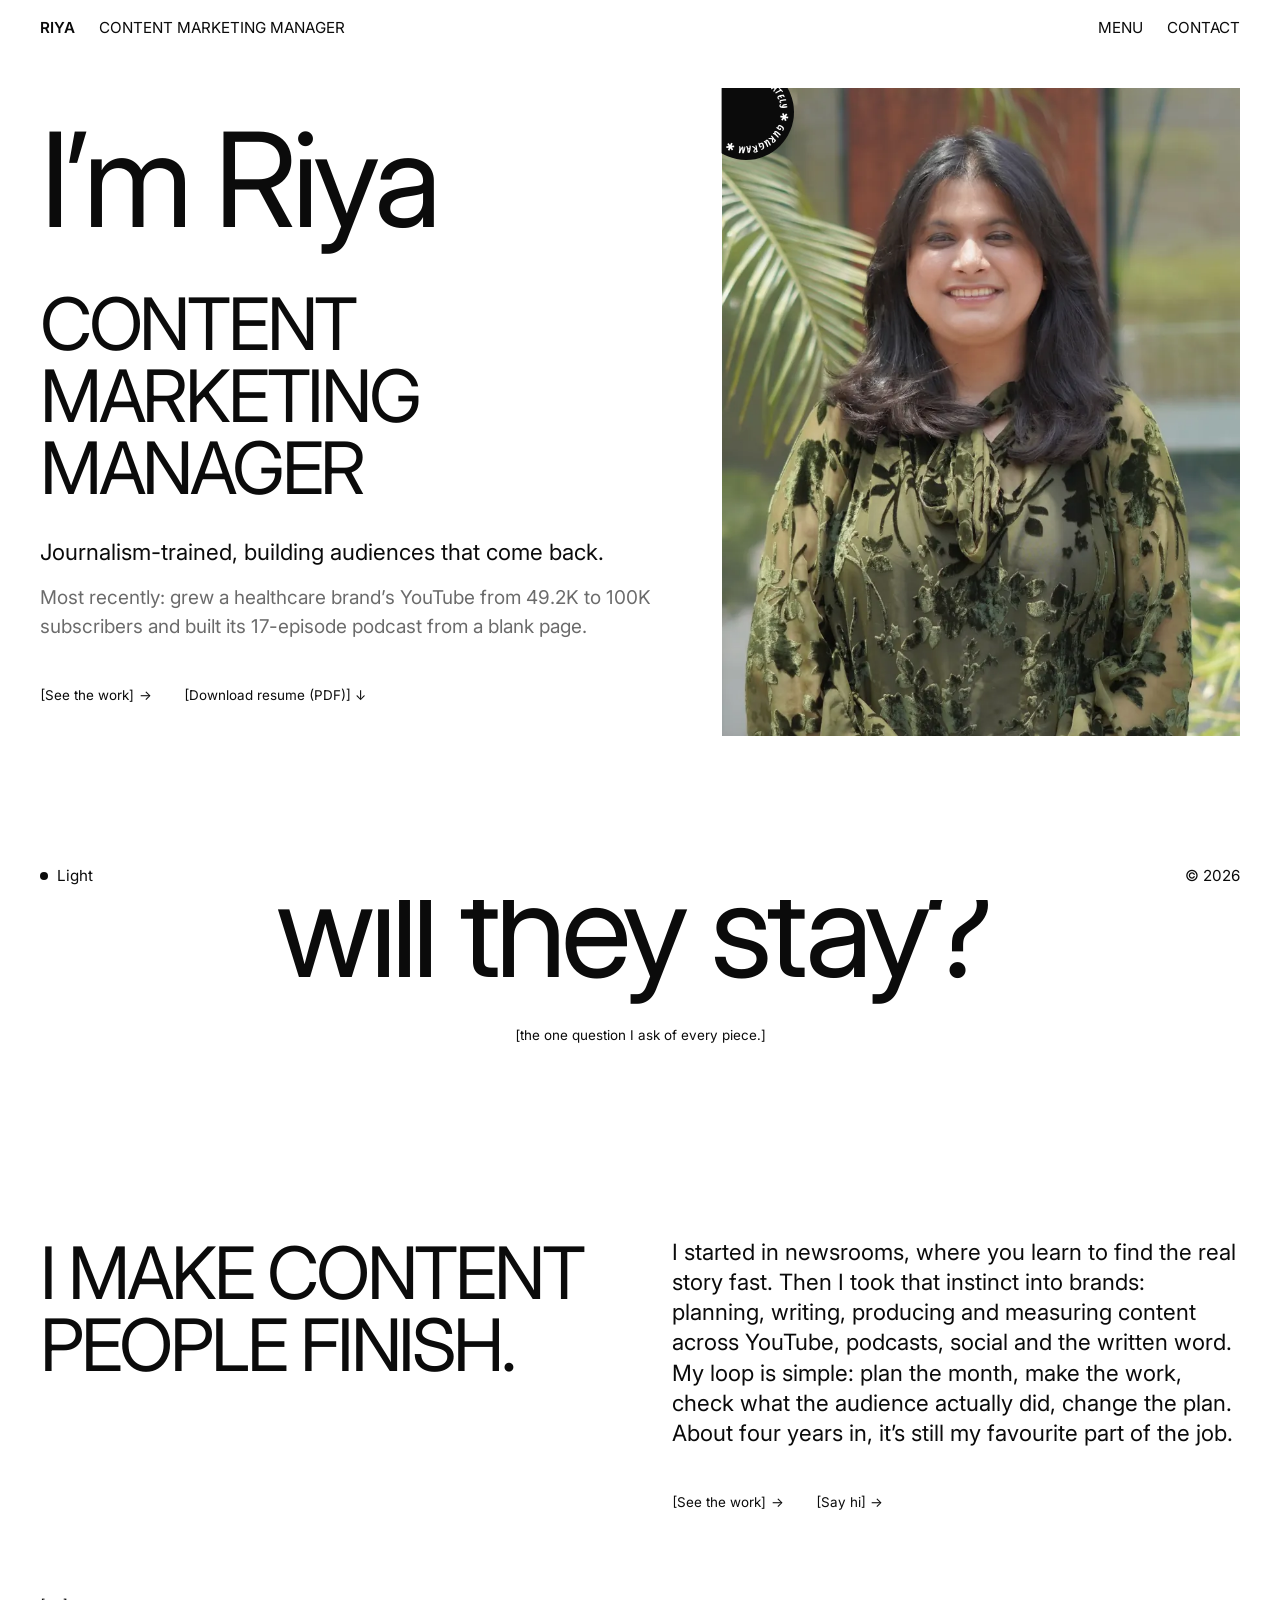
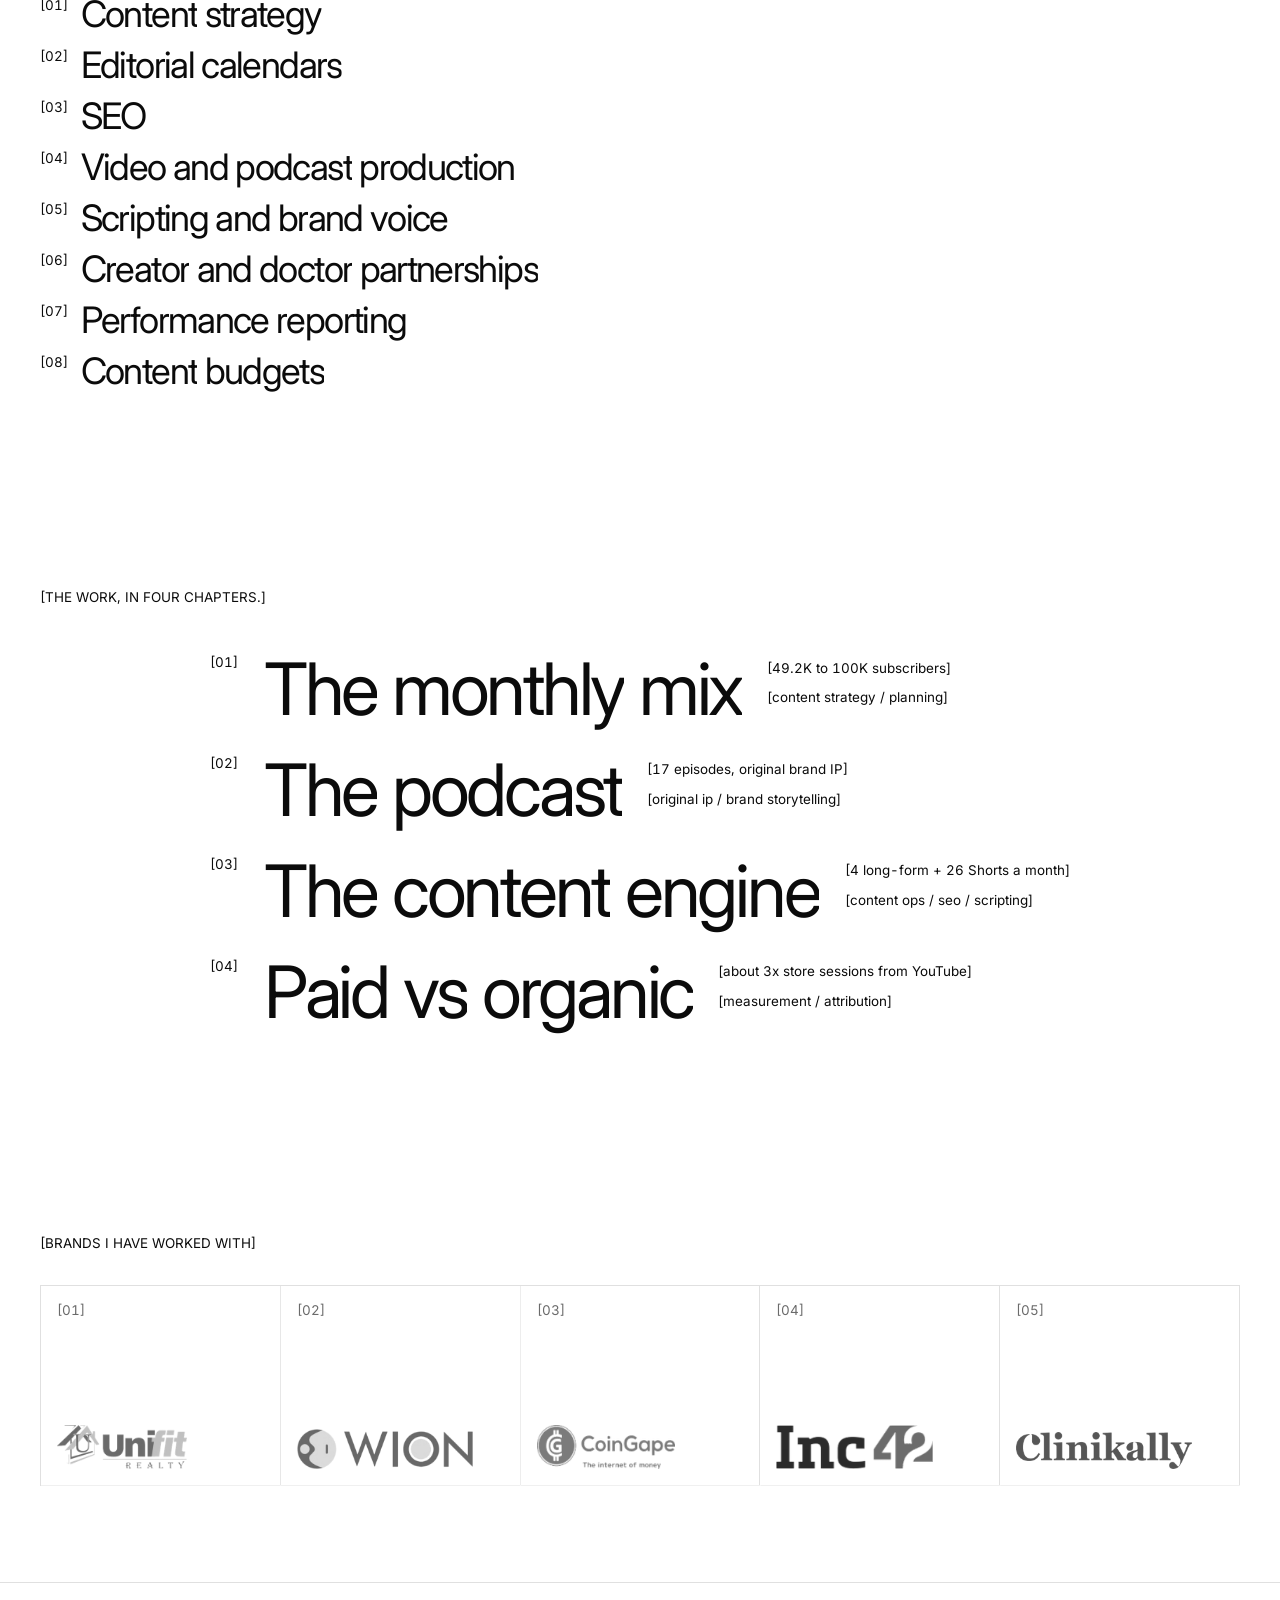
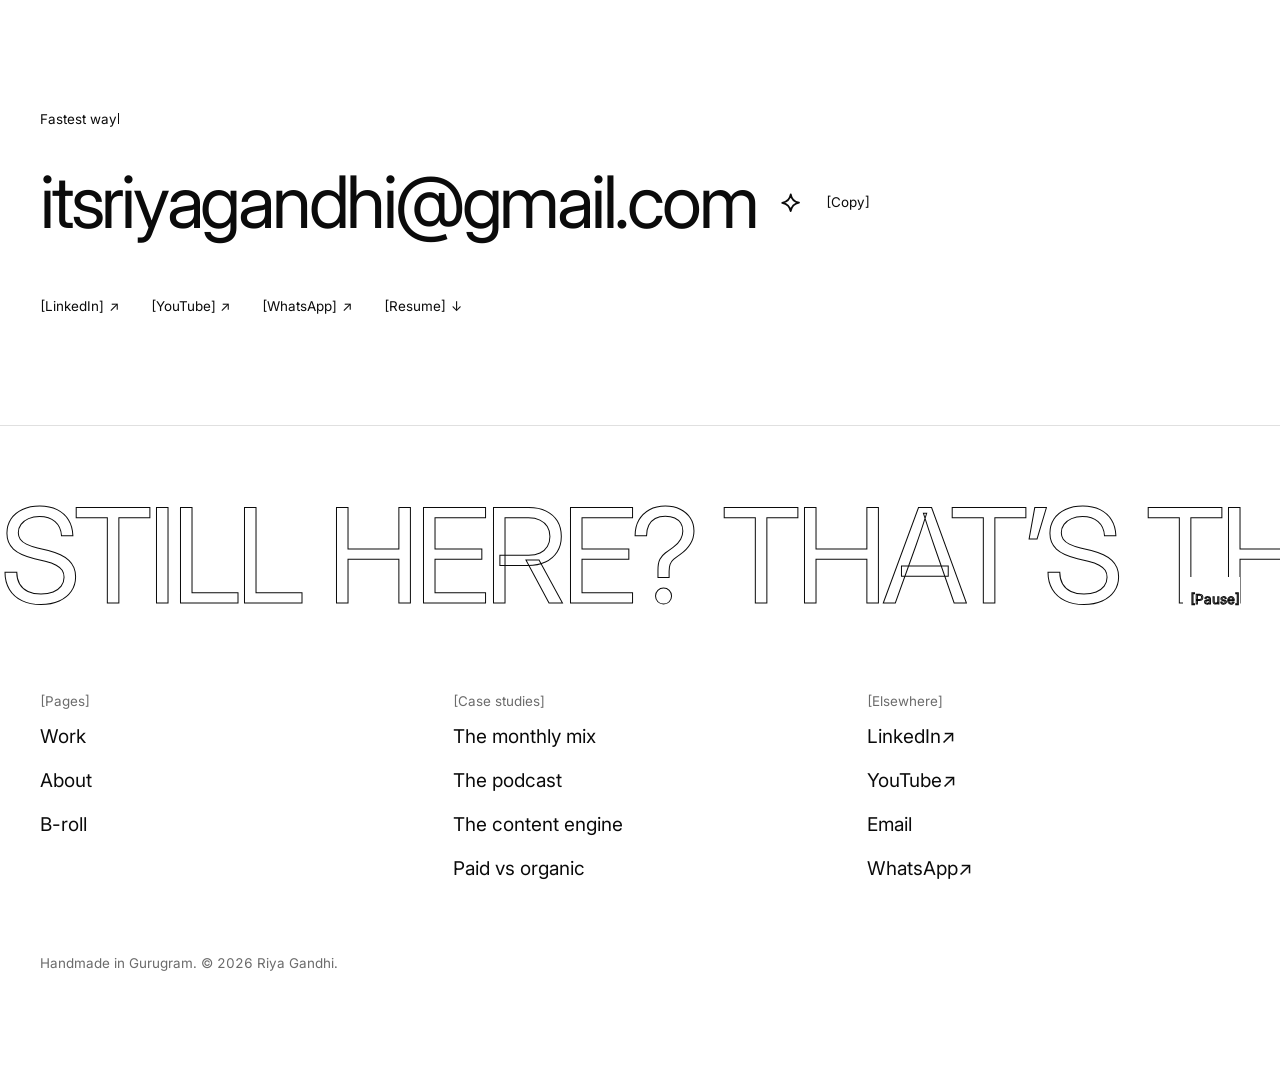
<file: index.html>
<!DOCTYPE html>
<html lang="en-IN" data-mood="light" class="" style="">
<head>
<meta charset="utf-8">
<meta name="viewport" content="width=device-width, initial-scale=1">
<title>Riya Gandhi | Content Marketing Manager</title>
<meta name="description" content="Riya Gandhi is a content marketing manager in Gurugram. Journalism-trained, she runs content strategy, SEO, video and podcasts audiences come back to.">
<meta name="theme-color" content="#FFFFFF">
<meta property="og:type" content="website">
<meta property="og:title" content="Riya Gandhi | Content Marketing Manager">
<meta property="og:description" content="Riya Gandhi is a content marketing manager in Gurugram. Journalism-trained, she runs content strategy, SEO, video and podcasts audiences come back to.">
<meta property="og:image" content="assets/og-image.jpg">
<meta property="og:image:width" content="1200">
<meta property="og:image:height" content="630">
<meta property="og:locale" content="en_IN">
<meta name="twitter:card" content="summary_large_image">
<meta name="twitter:title" content="Riya Gandhi | Content Marketing Manager">
<meta name="twitter:description" content="Riya Gandhi is a content marketing manager in Gurugram. Journalism-trained, she runs content strategy, SEO, video and podcasts audiences come back to.">
<meta name="twitter:image" content="assets/og-image.jpg">
<link rel="icon" href="assets/favicon.svg" type="image/svg+xml">
<script>(function(){var h=document.documentElement;h.classList.add('js');try{var m=localStorage.getItem('mood');if(m==='dark'||m==='paper'||m==='light'){h.setAttribute('data-mood',m)}}catch(e){}})()</script>
<link rel="preconnect" href="https://fonts.googleapis.com">
<link rel="preconnect" href="https://fonts.gstatic.com" crossorigin>
<link rel="stylesheet" href="https://fonts.googleapis.com/css2?family=Caveat+Brush&family=Inter:wght@400..700&display=swap">
<link rel="stylesheet" href="assets/css/styles.css">
<script type="application/ld+json">{"@context": "https://schema.org", "@type": "Person", "name": "Riya Gandhi", "jobTitle": "Content Marketing Manager", "address": {"@type": "PostalAddress", "addressLocality": "Gurugram", "addressCountry": "India"}, "alumniOf": [{"@type": "CollegeOrUniversity", "name": "Asian College of Journalism"}, {"@type": "CollegeOrUniversity", "name": "The NorthCap University"}], "sameAs": ["https://www.linkedin.com/in/itsriyagandhi", "https://www.youtube.com/@itsRiyaGandhi"], "email": "mailto:itsriyagandhi@gmail.com", "image": "assets/og-image.jpg"}</script>
</head>
<body>
<a class="skip" href="#main">Skip to content</a>
<header class="hdr">
  <div class="hdr__l">
    <a class="hdr__name" href="index.html">RIYA</a>
    <button class="hdr__role" type="button" aria-haspopup="dialog" aria-controls="about-panel" aria-expanded="false" aria-label="ABOUT ME"><span class="swap" aria-hidden="true"><span class="swap__a"><span class="l" style="--k:0">C</span><span class="l" style="--k:1">O</span><span class="l" style="--k:2">N</span><span class="l" style="--k:3">T</span><span class="l" style="--k:4">E</span><span class="l" style="--k:5">N</span><span class="l" style="--k:6">T</span><span class="l" style="--k:7">&nbsp;</span><span class="l" style="--k:8">M</span><span class="l" style="--k:9">A</span><span class="l" style="--k:10">R</span><span class="l" style="--k:11">K</span><span class="l" style="--k:12">E</span><span class="l" style="--k:13">T</span><span class="l" style="--k:14">I</span><span class="l" style="--k:15">N</span><span class="l" style="--k:16">G</span><span class="l" style="--k:17">&nbsp;</span><span class="l" style="--k:18">M</span><span class="l" style="--k:19">A</span><span class="l" style="--k:20">N</span><span class="l" style="--k:21">A</span><span class="l" style="--k:22">G</span><span class="l" style="--k:23">E</span><span class="l" style="--k:24">R</span></span><span class="swap__b"><span class="l" style="--k:0">A</span><span class="l" style="--k:1">B</span><span class="l" style="--k:2">O</span><span class="l" style="--k:3">U</span><span class="l" style="--k:4">T</span><span class="l" style="--k:5">&nbsp;</span><span class="l" style="--k:6">M</span><span class="l" style="--k:7">E</span></span></span></button>
  </div>
  <nav class="hdr__r" aria-label="MENU">
    <button class="hdr__menu" type="button" aria-haspopup="dialog" aria-controls="menu" aria-expanded="false">MENU</button>
    <a href="#say-hi">CONTACT</a>
  </nav>
</header>

<main id="main" tabindex="-1">
<section class="hero wrap" aria-labelledby="h1"><h1 id="h1" class="vh">Hello, I’m Riya Gandhi. Content marketing manager.</h1><div class="hero__txt"><p class="hero__name big row" aria-hidden="true" data-reveal><span class="roll"><span class="w"><span class="l" style="--k:0">I</span><span class="l" style="--k:1">’</span><span class="l" style="--k:2">m</span></span> <span class="w"><span class="l" style="--k:4">R</span><span class="l" style="--k:5">i</span><span class="l" style="--k:6">y</span><span class="l" style="--k:7">a</span></span></span></p><p class="hero__role big" aria-hidden="true" data-reveal style="--d:40ms">CONTENT MARKETING MANAGER</p><p class="hero__sub lead" data-reveal style="--d:80ms">Journalism-trained, building audiences that come back.</p><p class="hero__proof muted" data-reveal style="--d:120ms">Most recently: grew a healthcare brand’s YouTube from 49.2K to 100K subscribers and built its 17-episode podcast from a blank page.</p><div class="hero__btns tag" data-reveal style="--d:160ms"><a class="btag " href="work.html">[See the work] <span aria-hidden="true">→</span></a><a class="btag " href="assets/Riya_Gandhi_Resume.pdf" download>[Download resume (PDF)] <span aria-hidden="true">↓</span></a></div></div><div class="hero__pic pic" data-reveal><img class="" src="assets/img/hero-800.webp" srcset="assets/img/hero-800.webp 800w, assets/img/hero-1600.webp 1600w" sizes="(min-width: 1024px) 40vw, 86vw" width="800" height="1000" alt="Riya Gandhi smiling in a dark green floral velvet blouse, outdoors in front of palm leaves." decoding="async" fetchpriority="high"><div class="badge" aria-hidden="true"><svg viewBox="0 0 100 100"><circle cx="50" cy="50" r="50"/><defs><path id="bp" d="M50 50m-36 0a36 36 0 1 1 72 0a36 36 0 1 1-72 0"/></defs><text><textPath href="#bp">AVAILABLE IMMEDIATELY ✱ GURUGRAM ✱</textPath></text></svg></div></div></section><section class="pull wrap"><p class="mega big"><span class="type" data-type>will they stay?</span></p><span class="tag">[the one question I ask of every piece.]</span></section><section class="sec wrap"><div class="two"><h2 class="rowsize big" data-reveal>I MAKE CONTENT PEOPLE FINISH.</h2><div><p class="lead" data-reveal>I started in newsrooms, where you learn to find the real story fast. Then I took that instinct into brands: planning, writing, producing and measuring content across YouTube, podcasts, social and the written word. My loop is simple: plan the month, make the work, check what the audience actually did, change the plan. About four years in, it’s still my favourite part of the job.</p><div class="links tag"><a class="btag " href="work.html">[See the work] <span aria-hidden="true">→</span></a><a class="btag " href="#say-hi">[Say hi] <span aria-hidden="true">→</span></a></div></div></div><div class="index index--left" style="margin-top:var(--s8)"><div class="row row--s" data-reveal style="--d:0ms"><span class="vh">Content strategy</span><span class="row__n tag" aria-hidden="true">[01]</span><span class="row__name"><span class="roll" aria-hidden="true"><span class="w"><span class="l" style="--k:0">C</span><span class="l" style="--k:1">o</span><span class="l" style="--k:2">n</span><span class="l" style="--k:3">t</span><span class="l" style="--k:4">e</span><span class="l" style="--k:5">n</span><span class="l" style="--k:6">t</span></span> <span class="w"><span class="l" style="--k:8">s</span><span class="l" style="--k:9">t</span><span class="l" style="--k:10">r</span><span class="l" style="--k:11">a</span><span class="l" style="--k:12">t</span><span class="l" style="--k:13">e</span><span class="l" style="--k:14">g</span><span class="l" style="--k:15">y</span></span></span></span></div><div class="row row--s" data-reveal style="--d:40ms"><span class="vh">Editorial calendars</span><span class="row__n tag" aria-hidden="true">[02]</span><span class="row__name"><span class="roll" aria-hidden="true"><span class="w"><span class="l" style="--k:0">E</span><span class="l" style="--k:1">d</span><span class="l" style="--k:2">i</span><span class="l" style="--k:3">t</span><span class="l" style="--k:4">o</span><span class="l" style="--k:5">r</span><span class="l" style="--k:6">i</span><span class="l" style="--k:7">a</span><span class="l" style="--k:8">l</span></span> <span class="w"><span class="l" style="--k:10">c</span><span class="l" style="--k:11">a</span><span class="l" style="--k:12">l</span><span class="l" style="--k:13">e</span><span class="l" style="--k:14">n</span><span class="l" style="--k:15">d</span><span class="l" style="--k:16">a</span><span class="l" style="--k:17">r</span><span class="l" style="--k:18">s</span></span></span></span></div><div class="row row--s" data-reveal style="--d:80ms"><span class="vh">SEO</span><span class="row__n tag" aria-hidden="true">[03]</span><span class="row__name"><span class="roll" aria-hidden="true"><span class="w"><span class="l" style="--k:0">S</span><span class="l" style="--k:1">E</span><span class="l" style="--k:2">O</span></span></span></span></div><div class="row row--s" data-reveal style="--d:120ms"><span class="vh">Video and podcast production</span><span class="row__n tag" aria-hidden="true">[04]</span><span class="row__name"><span class="roll" aria-hidden="true"><span class="w"><span class="l" style="--k:0">V</span><span class="l" style="--k:1">i</span><span class="l" style="--k:2">d</span><span class="l" style="--k:3">e</span><span class="l" style="--k:4">o</span></span> <span class="w"><span class="l" style="--k:6">a</span><span class="l" style="--k:7">n</span><span class="l" style="--k:8">d</span></span> <span class="w"><span class="l" style="--k:10">p</span><span class="l" style="--k:11">o</span><span class="l" style="--k:12">d</span><span class="l" style="--k:13">c</span><span class="l" style="--k:14">a</span><span class="l" style="--k:15">s</span><span class="l" style="--k:16">t</span></span> <span class="w"><span class="l" style="--k:18">p</span><span class="l" style="--k:19">r</span><span class="l" style="--k:20">o</span><span class="l" style="--k:21">d</span><span class="l" style="--k:22">u</span><span class="l" style="--k:23">c</span><span class="l" style="--k:24">t</span><span class="l" style="--k:25">i</span><span class="l" style="--k:26">o</span><span class="l" style="--k:27">n</span></span></span></span></div><div class="row row--s" data-reveal style="--d:160ms"><span class="vh">Scripting and brand voice</span><span class="row__n tag" aria-hidden="true">[05]</span><span class="row__name"><span class="roll" aria-hidden="true"><span class="w"><span class="l" style="--k:0">S</span><span class="l" style="--k:1">c</span><span class="l" style="--k:2">r</span><span class="l" style="--k:3">i</span><span class="l" style="--k:4">p</span><span class="l" style="--k:5">t</span><span class="l" style="--k:6">i</span><span class="l" style="--k:7">n</span><span class="l" style="--k:8">g</span></span> <span class="w"><span class="l" style="--k:10">a</span><span class="l" style="--k:11">n</span><span class="l" style="--k:12">d</span></span> <span class="w"><span class="l" style="--k:14">b</span><span class="l" style="--k:15">r</span><span class="l" style="--k:16">a</span><span class="l" style="--k:17">n</span><span class="l" style="--k:18">d</span></span> <span class="w"><span class="l" style="--k:20">v</span><span class="l" style="--k:21">o</span><span class="l" style="--k:22">i</span><span class="l" style="--k:23">c</span><span class="l" style="--k:24">e</span></span></span></span></div><div class="row row--s" data-reveal style="--d:200ms"><span class="vh">Creator and doctor partnerships</span><span class="row__n tag" aria-hidden="true">[06]</span><span class="row__name"><span class="roll" aria-hidden="true"><span class="w"><span class="l" style="--k:0">C</span><span class="l" style="--k:1">r</span><span class="l" style="--k:2">e</span><span class="l" style="--k:3">a</span><span class="l" style="--k:4">t</span><span class="l" style="--k:5">o</span><span class="l" style="--k:6">r</span></span> <span class="w"><span class="l" style="--k:8">a</span><span class="l" style="--k:9">n</span><span class="l" style="--k:10">d</span></span> <span class="w"><span class="l" style="--k:12">d</span><span class="l" style="--k:13">o</span><span class="l" style="--k:14">c</span><span class="l" style="--k:15">t</span><span class="l" style="--k:16">o</span><span class="l" style="--k:17">r</span></span> <span class="w"><span class="l" style="--k:19">p</span><span class="l" style="--k:20">a</span><span class="l" style="--k:21">r</span><span class="l" style="--k:22">t</span><span class="l" style="--k:23">n</span><span class="l" style="--k:24">e</span><span class="l" style="--k:25">r</span><span class="l" style="--k:26">s</span><span class="l" style="--k:27">h</span><span class="l" style="--k:28">i</span><span class="l" style="--k:29">p</span><span class="l" style="--k:30">s</span></span></span></span></div><div class="row row--s" data-reveal style="--d:240ms"><span class="vh">Performance reporting</span><span class="row__n tag" aria-hidden="true">[07]</span><span class="row__name"><span class="roll" aria-hidden="true"><span class="w"><span class="l" style="--k:0">P</span><span class="l" style="--k:1">e</span><span class="l" style="--k:2">r</span><span class="l" style="--k:3">f</span><span class="l" style="--k:4">o</span><span class="l" style="--k:5">r</span><span class="l" style="--k:6">m</span><span class="l" style="--k:7">a</span><span class="l" style="--k:8">n</span><span class="l" style="--k:9">c</span><span class="l" style="--k:10">e</span></span> <span class="w"><span class="l" style="--k:12">r</span><span class="l" style="--k:13">e</span><span class="l" style="--k:14">p</span><span class="l" style="--k:15">o</span><span class="l" style="--k:16">r</span><span class="l" style="--k:17">t</span><span class="l" style="--k:18">i</span><span class="l" style="--k:19">n</span><span class="l" style="--k:20">g</span></span></span></span></div><div class="row row--s" data-reveal style="--d:280ms"><span class="vh">Content budgets</span><span class="row__n tag" aria-hidden="true">[08]</span><span class="row__name"><span class="roll" aria-hidden="true"><span class="w"><span class="l" style="--k:0">C</span><span class="l" style="--k:1">o</span><span class="l" style="--k:2">n</span><span class="l" style="--k:3">t</span><span class="l" style="--k:4">e</span><span class="l" style="--k:5">n</span><span class="l" style="--k:6">t</span></span> <span class="w"><span class="l" style="--k:8">b</span><span class="l" style="--k:9">u</span><span class="l" style="--k:10">d</span><span class="l" style="--k:11">g</span><span class="l" style="--k:12">e</span><span class="l" style="--k:13">t</span><span class="l" style="--k:14">s</span></span></span></span></div></div></section><section class="sec wrap" aria-labelledby="work-k"><span class="kicker tag" id="work-k">[THE WORK, IN FOUR CHAPTERS.]</span><div class="index"><a class="row  row--case" href="case-monthly-mix.html" aria-label="Case 01: The monthly mix" data-reveal style="--d:0ms"><span class="row__n tag" aria-hidden="true">[01]</span><span class="row__name"><span class="roll" aria-hidden="true"><span class="w"><span class="l" style="--k:0">T</span><span class="l" style="--k:1">h</span><span class="l" style="--k:2">e</span></span> <span class="w"><span class="l" style="--k:4">m</span><span class="l" style="--k:5">o</span><span class="l" style="--k:6">n</span><span class="l" style="--k:7">t</span><span class="l" style="--k:8">h</span><span class="l" style="--k:9">l</span><span class="l" style="--k:10">y</span></span> <span class="w"><span class="l" style="--k:12">m</span><span class="l" style="--k:13">i</span><span class="l" style="--k:14">x</span></span></span></span><span class="row__meta" aria-hidden="true"><span class="row__tag tag">[content strategy / planning]</span><span class="row__result tag">[49.2K to 100K subscribers]</span><span class="row__visual"><span class="row__thumbs"><span class="thumb"><span class="thumb__in"><svg viewBox="0 0 160 120" role="img" aria-label="Mini chart of monthly output. Before: 6 long-form. After: 4 long-form, 26 Shorts, 1 podcast."><rect width="160" height="120" fill="#F2603B"/><rect x="22" y="82.9" width="22" height="17.1" fill="#0B0B0B"/><rect x="72" y="88.6" width="22" height="11.4" fill="#0B0B0B"/><rect x="98" y="26.0" width="22" height="74.0" fill="#0B0B0B"/><rect x="124" y="97.2" width="22" height="2.8" fill="#0B0B0B"/><line x1="14" y1="100.5" x2="146" y2="100.5" stroke="#0B0B0B" stroke-opacity=".5"/></svg></span></span><span class="thumb"><span class="thumb__in"><img src="assets/img/frame-two-chairs-thumb-320.webp" width="320" height="240" alt="A podcast studio with two people in orange armchairs, a large softbox light and a camera monitor." loading="lazy" decoding="async"></span></span></span><span class="row__hook tag">i changed the monthly mix. here’s why.</span></span></span></a><a class="row  row--case" href="case-podcast.html" aria-label="Case 02: The podcast" data-reveal style="--d:40ms"><span class="row__n tag" aria-hidden="true">[02]</span><span class="row__name"><span class="roll" aria-hidden="true"><span class="w"><span class="l" style="--k:0">T</span><span class="l" style="--k:1">h</span><span class="l" style="--k:2">e</span></span> <span class="w"><span class="l" style="--k:4">p</span><span class="l" style="--k:5">o</span><span class="l" style="--k:6">d</span><span class="l" style="--k:7">c</span><span class="l" style="--k:8">a</span><span class="l" style="--k:9">s</span><span class="l" style="--k:10">t</span></span></span></span><span class="row__meta" aria-hidden="true"><span class="row__tag tag">[original ip / brand storytelling]</span><span class="row__result tag">[17 episodes, original brand IP]</span><span class="row__visual"><span class="row__thumbs"><span class="thumb"><span class="thumb__in"><img src="assets/img/podcast-thumb-320.webp" width="320" height="240" alt="Riya Gandhi in a terracotta armchair on the podcast set, holding a tablet." loading="lazy" decoding="async"></span></span><span class="thumb"><span class="thumb__in"><img src="assets/img/frame-softbox-thumb-320.webp" width="320" height="240" alt="A large black softbox light in the foreground, with a camera on a tripod behind it." loading="lazy" decoding="async"></span></span></span><span class="row__hook tag">i built a podcast from a blank page.</span></span></span></a><a class="row  row--case" href="case-content-engine.html" aria-label="Case 03: The content engine" data-reveal style="--d:80ms"><span class="row__n tag" aria-hidden="true">[03]</span><span class="row__name"><span class="roll" aria-hidden="true"><span class="w"><span class="l" style="--k:0">T</span><span class="l" style="--k:1">h</span><span class="l" style="--k:2">e</span></span> <span class="w"><span class="l" style="--k:4">c</span><span class="l" style="--k:5">o</span><span class="l" style="--k:6">n</span><span class="l" style="--k:7">t</span><span class="l" style="--k:8">e</span><span class="l" style="--k:9">n</span><span class="l" style="--k:10">t</span></span> <span class="w"><span class="l" style="--k:12">e</span><span class="l" style="--k:13">n</span><span class="l" style="--k:14">g</span><span class="l" style="--k:15">i</span><span class="l" style="--k:16">n</span><span class="l" style="--k:17">e</span></span></span></span><span class="row__meta" aria-hidden="true"><span class="row__tag tag">[content ops / seo / scripting]</span><span class="row__result tag">[4 long-form + 26 Shorts a month]</span><span class="row__visual"><span class="row__thumbs"><span class="thumb"><span class="thumb__in"><img src="assets/img/onset-thumb-320.webp" width="320" height="240" alt="A podcast studio with two people in orange armchairs, a large softbox light and a camera monitor." loading="lazy" decoding="async"></span></span><span class="thumb"><span class="thumb__in"><img src="assets/img/frame-crew-thumb-320.webp" width="320" height="240" alt="Crew seated beside cameras, tripods, coiled cables and a monitor." loading="lazy" decoding="async"></span></span></span><span class="row__hook tag">one shoot day, six formats. here’s the system.</span></span></span></a><a class="row  row--case" href="case-paid-vs-organic.html" aria-label="Case 04: Paid vs organic" data-reveal style="--d:120ms"><span class="row__n tag" aria-hidden="true">[04]</span><span class="row__name"><span class="roll" aria-hidden="true"><span class="w"><span class="l" style="--k:0">P</span><span class="l" style="--k:1">a</span><span class="l" style="--k:2">i</span><span class="l" style="--k:3">d</span></span> <span class="w"><span class="l" style="--k:5">v</span><span class="l" style="--k:6">s</span></span> <span class="w"><span class="l" style="--k:8">o</span><span class="l" style="--k:9">r</span><span class="l" style="--k:10">g</span><span class="l" style="--k:11">a</span><span class="l" style="--k:12">n</span><span class="l" style="--k:13">i</span><span class="l" style="--k:14">c</span></span></span></span><span class="row__meta" aria-hidden="true"><span class="row__tag tag">[measurement / attribution]</span><span class="row__result tag">[about 3x store sessions from YouTube]</span><span class="row__visual"><span class="row__thumbs"><span class="thumb"><span class="thumb__in"><svg viewBox="0 0 160 120" role="img" aria-label="Mini bar: paid 85%, organic 15% share of channel views."><rect width="160" height="120" fill="#1F3A68"/><rect x="16" y="46" width="128" height="28" fill="none" stroke="#FFFFFF" stroke-width="2"/><rect x="16" y="46" width="108.8" height="28" fill="#FFFFFF"/></svg></span></span><span class="thumb"><span class="thumb__in"><svg viewBox="0 0 160 120" role="img" aria-label="Card reading About 3x, YouTube-referred store sessions, year on year."><rect width="160" height="120" fill="#1F3A68"/><text x="14" y="62" font-size="34" font-weight="500" letter-spacing="-1.5" fill="#FFFFFF" font-family="Inter, Arial, sans-serif">About 3x</text><text x="14" y="86" font-size="9" fill="#FFFFFF" font-family="Inter, Arial, sans-serif">YouTube-referred store sessions,</text><text x="14" y="98" font-size="9" fill="#FFFFFF" font-family="Inter, Arial, sans-serif">year on year</text></svg></span></span></span><span class="row__hook tag">which results were actually ours?</span></span></span></a></div></section><section class="sec wrap brands" aria-labelledby="brands-k"><span class="kicker tag" id="brands-k">[BRANDS I HAVE WORKED WITH]</span><ul class="brands__grid"><li class="brands__cell" data-reveal style="--d:0ms"><span class="tag muted" aria-hidden="true">[01]</span><img class="brand__logo" src="assets/logos/unifit-realty.png" alt="UniFit Realty" width="330" height="112" loading="lazy" decoding="async"></li><li class="brands__cell" data-reveal style="--d:60ms"><span class="tag muted" aria-hidden="true">[02]</span><img class="brand__logo" src="assets/logos/wion.png" alt="WION" width="501" height="112" loading="lazy" decoding="async"></li><li class="brands__cell" data-reveal style="--d:120ms"><span class="tag muted" aria-hidden="true">[03]</span><img class="brand__logo" src="assets/logos/coingape.png" alt="CoinGape" width="353" height="112" loading="lazy" decoding="async"></li><li class="brands__cell" data-reveal style="--d:180ms"><span class="tag muted" aria-hidden="true">[04]</span><img class="brand__logo" src="assets/logos/inc42.png" alt="Inc42" width="398" height="112" loading="lazy" decoding="async"></li><li class="brands__cell" data-reveal style="--d:240ms"><span class="tag muted" aria-hidden="true">[05]</span><img class="brand__logo" src="assets/logos/clinikally.png" alt="Clinikally" width="546" height="112" loading="lazy" decoding="async"></li></ul></section>
</main>
<section class="sayhi wrap" id="say-hi" aria-labelledby="sayhi-k">
  <p class="tag" id="sayhi-k"><span class="type" data-type>Fastest way to reach me is email.</span></p>
  <div class="sayhi__mail">
    <a class="row sayhi__link big" href="mailto:itsriyagandhi@gmail.com" aria-label="itsriyagandhi@gmail.com"><span class="roll" aria-hidden="true"><span class="w"><span class="l" style="--k:0">i</span><span class="l" style="--k:1">t</span><span class="l" style="--k:2">s</span><span class="l" style="--k:3">r</span><span class="l" style="--k:4">i</span><span class="l" style="--k:5">y</span><span class="l" style="--k:6">a</span><span class="l" style="--k:7">g</span><span class="l" style="--k:8">a</span><span class="l" style="--k:9">n</span><span class="l" style="--k:10">d</span><span class="l" style="--k:11">h</span><span class="l" style="--k:12">i</span><span class="l" style="--k:13">@</span><span class="l" style="--k:14"><wbr></span><span class="l" style="--k:15">g</span><span class="l" style="--k:16">m</span><span class="l" style="--k:17">a</span><span class="l" style="--k:18">i</span><span class="l" style="--k:19">l</span><span class="l" style="--k:20">.</span><span class="l" style="--k:21">c</span><span class="l" style="--k:22">o</span><span class="l" style="--k:23">m</span></span></span></a>
    <svg class="sayhi__star" viewBox="0 0 24 24" fill="none" stroke="currentColor" stroke-width="2" stroke-linecap="round" stroke-linejoin="round" aria-hidden="true"><path d="M12 2.6c.8 5.2 3.6 8.4 9.2 9.3c-5.4 1.1-8.3 4-9.3 9.5c-.9-5.4-3.8-8.3-9.4-9.3c5.5-1 8.5-4 9.5-9.5Z"/></svg>
    <button class="btag tag" type="button" data-copy="itsriyagandhi@gmail.com">[Copy]</button>
  </div>
  <div class="pills tag"><a class="btag " href="https://www.linkedin.com/in/itsriyagandhi" target="_blank" rel="noopener">[LinkedIn] <span aria-hidden="true">↗</span></a><a class="btag " href="https://www.youtube.com/@itsRiyaGandhi" target="_blank" rel="noopener">[YouTube] <span aria-hidden="true">↗</span></a><a class="btag " href="https://wa.me/917011743802" target="_blank" rel="noopener">[WhatsApp] <span aria-hidden="true">↗</span></a><a class="btag " href="assets/Riya_Gandhi_Resume.pdf" download>[Resume] <span aria-hidden="true">↓</span></a></div>
</section>
<footer class="ftr">
  <div class="marquee mega big outline"><div class="marquee__track"><span>STILL HERE? THAT’S THE WHOLE JOB.</span><span aria-hidden="true">STILL HERE? THAT’S THE WHOLE JOB.</span></div><button class="marquee__ctl btag tag" type="button" aria-pressed="false">[Pause]</button></div>
  <div class="wrap">
    <div class="ftr__cols"><div><span class="tag muted">[Pages]</span><ul><li><a href="work.html">Work</a></li><li><a href="about.html">About</a></li><li><a href="b-roll.html">B-roll</a></li></ul></div><div><span class="tag muted">[Case studies]</span><ul><li><a href="case-monthly-mix.html">The monthly mix</a></li><li><a href="case-podcast.html">The podcast</a></li><li><a href="case-content-engine.html">The content engine</a></li><li><a href="case-paid-vs-organic.html">Paid vs organic</a></li></ul></div><div><span class="tag muted">[Elsewhere]</span><ul><li><a href="https://www.linkedin.com/in/itsriyagandhi" target="_blank" rel="noopener">LinkedIn <span aria-hidden="true">↗</span></a></li><li><a href="https://www.youtube.com/@itsRiyaGandhi" target="_blank" rel="noopener">YouTube <span aria-hidden="true">↗</span></a></li><li><a href="mailto:itsriyagandhi@gmail.com">Email</a></li><li><a href="https://wa.me/917011743802" target="_blank" rel="noopener">WhatsApp <span aria-hidden="true">↗</span></a></li></ul></div></div>
    <p class="ftr__legal tag muted">Handmade in Gurugram. © 2026 Riya Gandhi.</p>
  </div>
</footer>

<div class="bar">
  <button class="mood" type="button" title="Change mood" aria-label="Mood: Light. Change mood"><span class="mood__dot" aria-hidden="true"></span><span class="mood__name">Light</span></button>
  <span>© 2026</span>
</div>

<div class="veil"></div>
<aside class="panel" id="about-panel" role="dialog" aria-modal="true" aria-label="ABOUT ME" tabindex="-1">
  <div class="panel__top"><span class="hdr__name">RIYA</span><button class="close" type="button" data-close>CLOSE ×</button></div>
  <p class="lead">I’m a content marketing manager in Gurugram, trained as a journalist at the Asian College of Journalism. I’ve written for Inc42, produced video for WION and CoinGape, run social for a real estate brand, and most recently owned a healthcare brand’s YouTube, podcast and creator content end to end. I plan around the audience, write for one person, and judge the work by what people actually did.</p>
  <p class="tag"><a class="btag" href="about.html">[Read the full story]</a></p>
  <div class="marquee big outline"><div class="marquee__track"><span>Clinikally · Inc42 Media · CoinGape News · WION · UniFit India · </span><span aria-hidden="true">Clinikally · Inc42 Media · CoinGape News · WION · UniFit India · </span></div></div>
</aside>

<div class="menu" id="menu" role="dialog" aria-modal="true" aria-label="MENU" tabindex="-1">
  <div class="menu__top"><span class="hdr__name">RIYA</span><button class="close" type="button" data-close>CLOSE ×</button></div>
  <nav class="menu__rows" aria-label="MENU"><div class="index"><a class="row" href="work.html"><span class="row__n tag" aria-hidden="true">[01]</span><span class="row__name"><span class="roll" aria-hidden="true"><span class="w"><span class="l" style="--k:0">W</span><span class="l" style="--k:1">o</span><span class="l" style="--k:2">r</span><span class="l" style="--k:3">k</span></span></span></span></a><a class="row" href="about.html"><span class="row__n tag" aria-hidden="true">[02]</span><span class="row__name"><span class="roll" aria-hidden="true"><span class="w"><span class="l" style="--k:0">A</span><span class="l" style="--k:1">b</span><span class="l" style="--k:2">o</span><span class="l" style="--k:3">u</span><span class="l" style="--k:4">t</span></span></span></span></a><a class="row" href="b-roll.html"><span class="row__n tag" aria-hidden="true">[03]</span><span class="row__name"><span class="roll" aria-hidden="true"><span class="w"><span class="l" style="--k:0">B</span><span class="l" style="--k:1">-</span><span class="l" style="--k:2">r</span><span class="l" style="--k:3">o</span><span class="l" style="--k:4">l</span><span class="l" style="--k:5">l</span></span></span></span></a><a class="row" href="case-monthly-mix.html"><span class="row__n tag" aria-hidden="true">[04]</span><span class="row__name"><span class="roll" aria-hidden="true"><span class="w"><span class="l" style="--k:0">T</span><span class="l" style="--k:1">h</span><span class="l" style="--k:2">e</span></span> <span class="w"><span class="l" style="--k:4">m</span><span class="l" style="--k:5">o</span><span class="l" style="--k:6">n</span><span class="l" style="--k:7">t</span><span class="l" style="--k:8">h</span><span class="l" style="--k:9">l</span><span class="l" style="--k:10">y</span></span> <span class="w"><span class="l" style="--k:12">m</span><span class="l" style="--k:13">i</span><span class="l" style="--k:14">x</span></span></span></span></a><a class="row" href="case-podcast.html"><span class="row__n tag" aria-hidden="true">[05]</span><span class="row__name"><span class="roll" aria-hidden="true"><span class="w"><span class="l" style="--k:0">T</span><span class="l" style="--k:1">h</span><span class="l" style="--k:2">e</span></span> <span class="w"><span class="l" style="--k:4">p</span><span class="l" style="--k:5">o</span><span class="l" style="--k:6">d</span><span class="l" style="--k:7">c</span><span class="l" style="--k:8">a</span><span class="l" style="--k:9">s</span><span class="l" style="--k:10">t</span></span></span></span></a><a class="row" href="case-content-engine.html"><span class="row__n tag" aria-hidden="true">[06]</span><span class="row__name"><span class="roll" aria-hidden="true"><span class="w"><span class="l" style="--k:0">T</span><span class="l" style="--k:1">h</span><span class="l" style="--k:2">e</span></span> <span class="w"><span class="l" style="--k:4">c</span><span class="l" style="--k:5">o</span><span class="l" style="--k:6">n</span><span class="l" style="--k:7">t</span><span class="l" style="--k:8">e</span><span class="l" style="--k:9">n</span><span class="l" style="--k:10">t</span></span> <span class="w"><span class="l" style="--k:12">e</span><span class="l" style="--k:13">n</span><span class="l" style="--k:14">g</span><span class="l" style="--k:15">i</span><span class="l" style="--k:16">n</span><span class="l" style="--k:17">e</span></span></span></span></a><a class="row" href="case-paid-vs-organic.html"><span class="row__n tag" aria-hidden="true">[07]</span><span class="row__name"><span class="roll" aria-hidden="true"><span class="w"><span class="l" style="--k:0">P</span><span class="l" style="--k:1">a</span><span class="l" style="--k:2">i</span><span class="l" style="--k:3">d</span></span> <span class="w"><span class="l" style="--k:5">v</span><span class="l" style="--k:6">s</span></span> <span class="w"><span class="l" style="--k:8">o</span><span class="l" style="--k:9">r</span><span class="l" style="--k:10">g</span><span class="l" style="--k:11">a</span><span class="l" style="--k:12">n</span><span class="l" style="--k:13">i</span><span class="l" style="--k:14">c</span></span></span></span></a></div></nav>
  <div class="menu__links tag"><a class="btag " href="https://www.linkedin.com/in/itsriyagandhi" target="_blank" rel="noopener">[LinkedIn] <span aria-hidden="true">↗</span></a><a class="btag " href="https://www.youtube.com/@itsRiyaGandhi" target="_blank" rel="noopener">[YouTube] <span aria-hidden="true">↗</span></a><a class="btag " href="mailto:itsriyagandhi@gmail.com">[Email]</a><a class="btag " href="https://wa.me/917011743802" target="_blank" rel="noopener">[WhatsApp] <span aria-hidden="true">↗</span></a></div>
</div>


<script src="assets/js/main.js" defer></script>
</body>
</html>
</file>
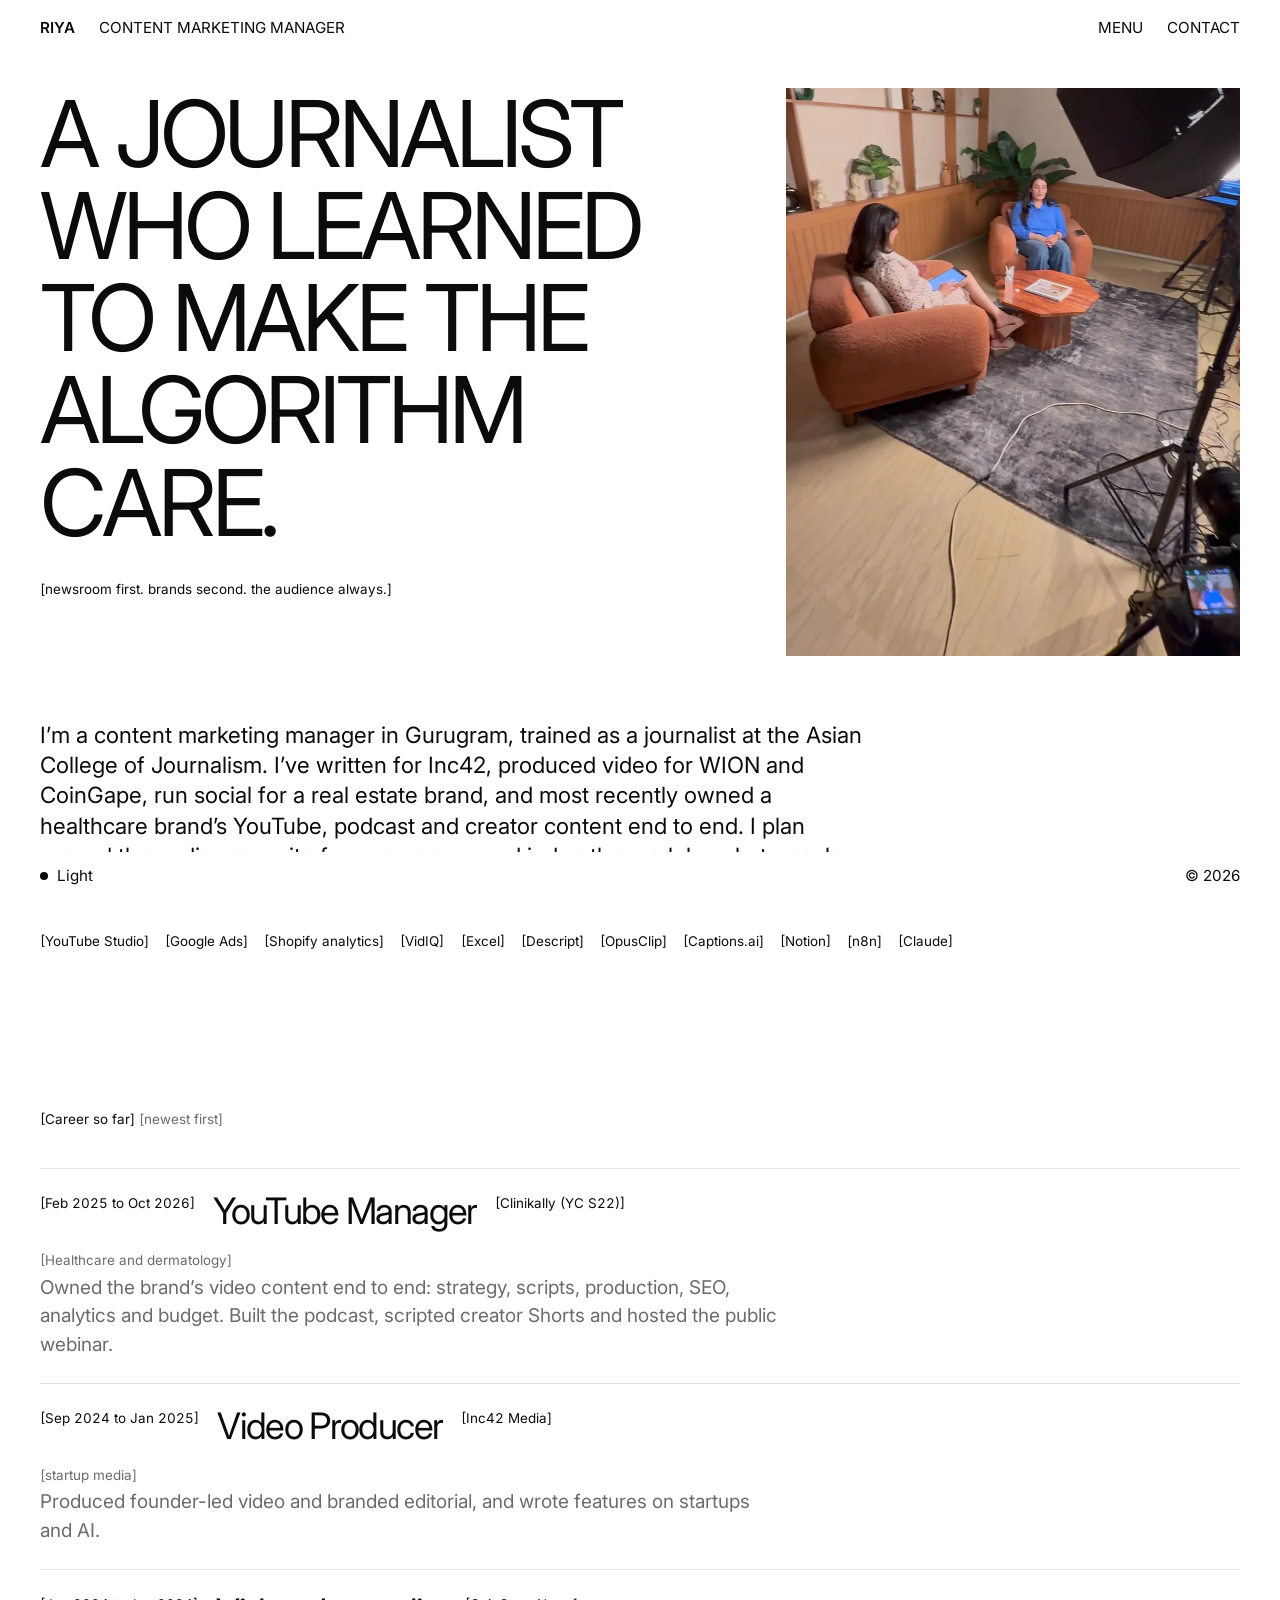
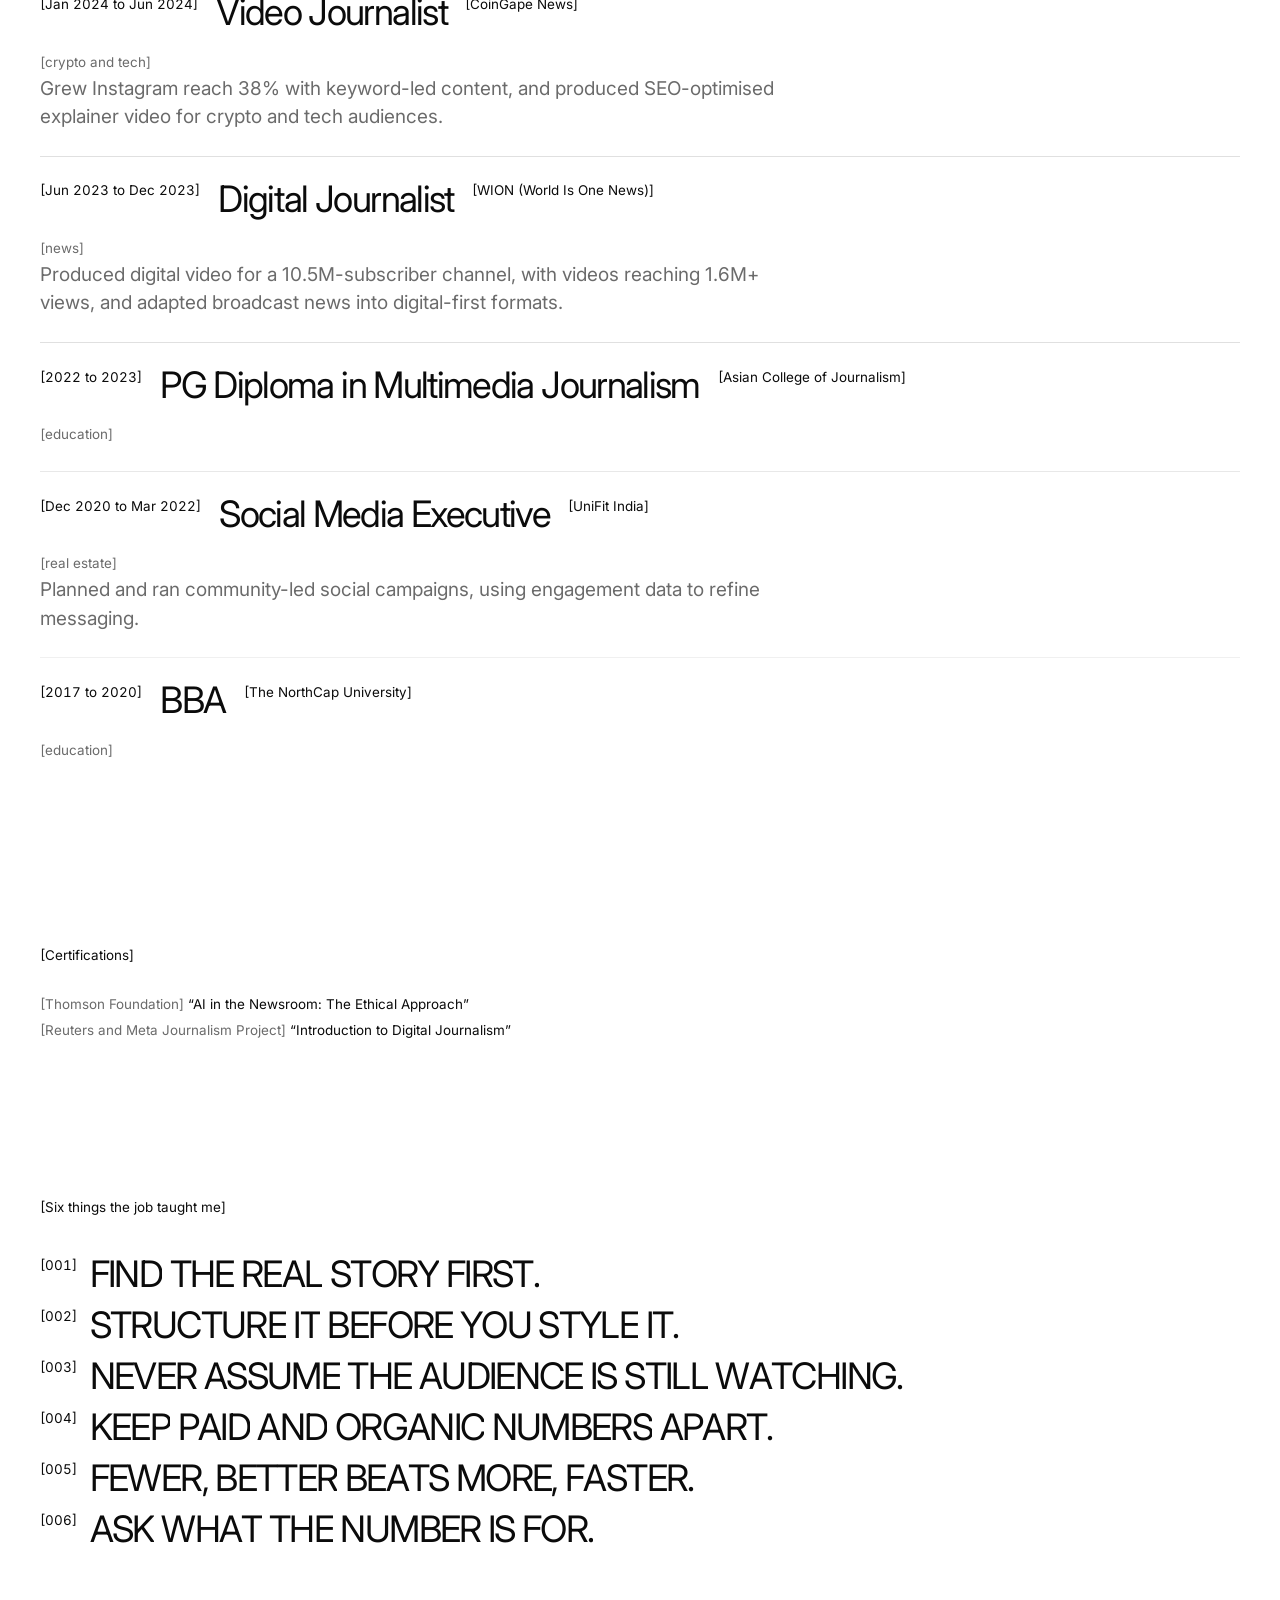
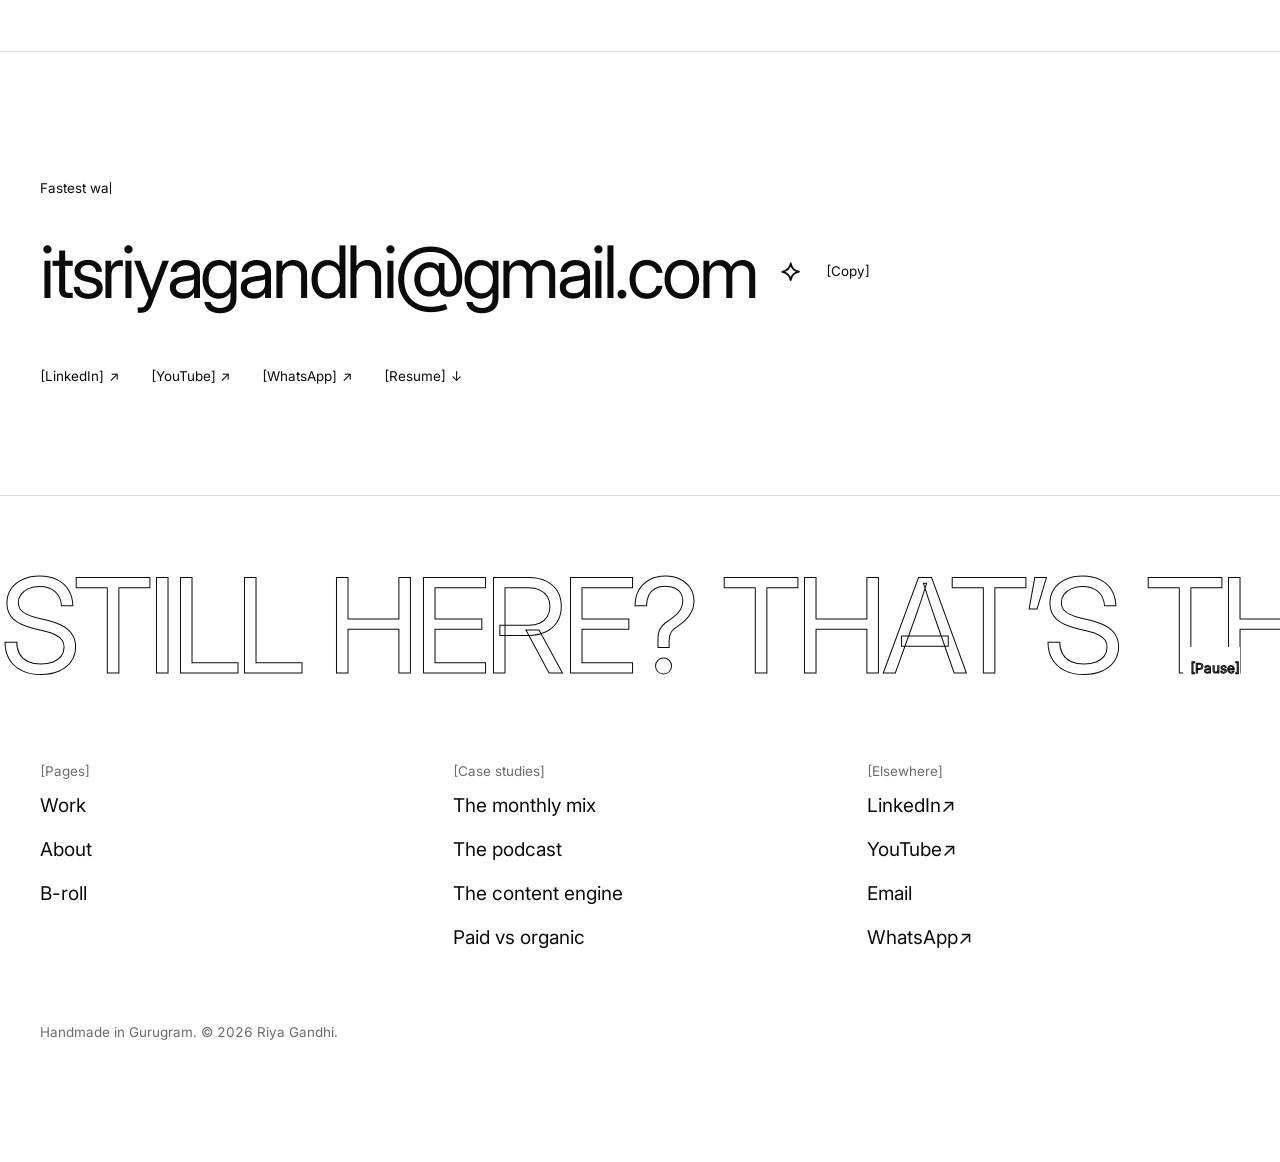
<file: about.html>
<!DOCTYPE html>
<html lang="en-IN" data-mood="light" class="" style="">
<head>
<meta charset="utf-8">
<meta name="viewport" content="width=device-width, initial-scale=1">
<title>About | Riya Gandhi</title>
<meta name="description" content="From newsrooms to brands: Riya Gandhi’s career in writing, video, social and content strategy, and the lessons that shape her work.">
<meta name="theme-color" content="#FFFFFF">
<meta property="og:type" content="website">
<meta property="og:title" content="About | Riya Gandhi">
<meta property="og:description" content="From newsrooms to brands: Riya Gandhi’s career in writing, video, social and content strategy, and the lessons that shape her work.">
<meta property="og:image" content="assets/og-image.jpg">
<meta property="og:image:width" content="1200">
<meta property="og:image:height" content="630">
<meta property="og:locale" content="en_IN">
<meta name="twitter:card" content="summary_large_image">
<meta name="twitter:title" content="About | Riya Gandhi">
<meta name="twitter:description" content="From newsrooms to brands: Riya Gandhi’s career in writing, video, social and content strategy, and the lessons that shape her work.">
<meta name="twitter:image" content="assets/og-image.jpg">
<link rel="icon" href="assets/favicon.svg" type="image/svg+xml">
<script>(function(){var h=document.documentElement;h.classList.add('js');try{var m=localStorage.getItem('mood');if(m==='dark'||m==='paper'||m==='light'){h.setAttribute('data-mood',m)}}catch(e){}})()</script>
<link rel="preconnect" href="https://fonts.googleapis.com">
<link rel="preconnect" href="https://fonts.gstatic.com" crossorigin>
<link rel="stylesheet" href="https://fonts.googleapis.com/css2?family=Caveat+Brush&family=Inter:wght@400..700&display=swap">
<link rel="stylesheet" href="assets/css/styles.css">

</head>
<body>
<a class="skip" href="#main">Skip to content</a>
<header class="hdr">
  <div class="hdr__l">
    <a class="hdr__name" href="index.html">RIYA</a>
    <button class="hdr__role" type="button" aria-haspopup="dialog" aria-controls="about-panel" aria-expanded="false" aria-label="ABOUT ME"><span class="swap" aria-hidden="true"><span class="swap__a"><span class="l" style="--k:0">C</span><span class="l" style="--k:1">O</span><span class="l" style="--k:2">N</span><span class="l" style="--k:3">T</span><span class="l" style="--k:4">E</span><span class="l" style="--k:5">N</span><span class="l" style="--k:6">T</span><span class="l" style="--k:7">&nbsp;</span><span class="l" style="--k:8">M</span><span class="l" style="--k:9">A</span><span class="l" style="--k:10">R</span><span class="l" style="--k:11">K</span><span class="l" style="--k:12">E</span><span class="l" style="--k:13">T</span><span class="l" style="--k:14">I</span><span class="l" style="--k:15">N</span><span class="l" style="--k:16">G</span><span class="l" style="--k:17">&nbsp;</span><span class="l" style="--k:18">M</span><span class="l" style="--k:19">A</span><span class="l" style="--k:20">N</span><span class="l" style="--k:21">A</span><span class="l" style="--k:22">G</span><span class="l" style="--k:23">E</span><span class="l" style="--k:24">R</span></span><span class="swap__b"><span class="l" style="--k:0">A</span><span class="l" style="--k:1">B</span><span class="l" style="--k:2">O</span><span class="l" style="--k:3">U</span><span class="l" style="--k:4">T</span><span class="l" style="--k:5">&nbsp;</span><span class="l" style="--k:6">M</span><span class="l" style="--k:7">E</span></span></span></button>
  </div>
  <nav class="hdr__r" aria-label="MENU">
    <button class="hdr__menu" type="button" aria-haspopup="dialog" aria-controls="menu" aria-expanded="false">MENU</button>
    <a href="#say-hi">CONTACT</a>
  </nav>
</header>

<main id="main" tabindex="-1">
<section class="about-hero wrap"><div><h1 class="mega big" data-reveal>A JOURNALIST WHO LEARNED TO MAKE THE ALGORITHM CARE.</h1><span class="tag" style="display:block;margin-top:var(--s4)">[newsroom first. brands second. the audience always.]</span></div><div class="about-hero__pic pic" data-reveal><img class="" src="assets/img/onset-800.webp" srcset="assets/img/onset-800.webp 800w, assets/img/onset-1600.webp 1600w" sizes="(min-width: 900px) 40vw, 100vw" width="800" height="1000" alt="A podcast studio with two people in orange armchairs, a large softbox light and a camera monitor." decoding="async" loading="eager"></div></section><section class="sec--tight wrap"><p class="lead" style="max-width:60ch" data-reveal>I’m a content marketing manager in Gurugram, trained as a journalist at the Asian College of Journalism. I’ve written for Inc42, produced video for WION and CoinGape, run social for a real estate brand, and most recently owned a healthcare brand’s YouTube, podcast and creator content end to end. I plan around the audience, write for one person, and judge the work by what people actually did.</p><div class="chips tag"><span>[YouTube Studio]</span><span>[Google Ads]</span><span>[Shopify analytics]</span><span>[VidIQ]</span><span>[Excel]</span><span>[Descript]</span><span>[OpusClip]</span><span>[Captions.ai]</span><span>[Notion]</span><span>[n8n]</span><span>[Claude]</span></div></section><section class="sec wrap" aria-labelledby="car-k"><span class="kicker tag" id="car-k">[Career so far] <span class="muted">[newest first]</span></span><ol class="tl"><li class="tl__row" data-reveal style="--d:0ms"><span class="tag">[Feb 2025 to Oct 2026]</span><span>YouTube Manager</span><span class="tag">[Clinikally (YC S22)]</span><span class="tl__sub muted"><span class="tag">[Healthcare and dermatology]</span><span>Owned the brand’s video content end to end: strategy, scripts, production, SEO, analytics and budget. Built the podcast, scripted creator Shorts and hosted the public webinar.</span></span></li><li class="tl__row" data-reveal style="--d:40ms"><span class="tag">[Sep 2024 to Jan 2025]</span><span>Video Producer</span><span class="tag">[Inc42 Media]</span><span class="tl__sub muted"><span class="tag">[startup media]</span><span>Produced founder-led video and branded editorial, and wrote features on startups and AI.</span></span></li><li class="tl__row" data-reveal style="--d:80ms"><span class="tag">[Jan 2024 to Jun 2024]</span><span>Video Journalist</span><span class="tag">[CoinGape News]</span><span class="tl__sub muted"><span class="tag">[crypto and tech]</span><span>Grew Instagram reach 38% with keyword-led content, and produced SEO-optimised explainer video for crypto and tech audiences.</span></span></li><li class="tl__row" data-reveal style="--d:120ms"><span class="tag">[Jun 2023 to Dec 2023]</span><span>Digital Journalist</span><span class="tag">[WION (World Is One News)]</span><span class="tl__sub muted"><span class="tag">[news]</span><span>Produced digital video for a 10.5M-subscriber channel, with videos reaching 1.6M+ views, and adapted broadcast news into digital-first formats.</span></span></li><li class="tl__row" data-reveal style="--d:160ms"><span class="tag">[2022 to 2023]</span><span>PG Diploma in Multimedia Journalism</span><span class="tag">[Asian College of Journalism]</span><span class="tl__sub muted"><span class="tag">[education]</span><span></span></span></li><li class="tl__row" data-reveal style="--d:200ms"><span class="tag">[Dec 2020 to Mar 2022]</span><span>Social Media Executive</span><span class="tag">[UniFit India]</span><span class="tl__sub muted"><span class="tag">[real estate]</span><span>Planned and ran community-led social campaigns, using engagement data to refine messaging.</span></span></li><li class="tl__row" data-reveal style="--d:240ms"><span class="tag">[2017 to 2020]</span><span>BBA</span><span class="tag">[The NorthCap University]</span><span class="tl__sub muted"><span class="tag">[education]</span><span></span></span></li></ol></section><section class="sec--tight wrap" aria-labelledby="cert-k"><span class="kicker tag" id="cert-k">[Certifications]</span><ul class="certs"><li class="tag"><span class="muted">[Thomson Foundation]</span> “AI in the Newsroom: The Ethical Approach”</li><li class="tag"><span class="muted">[Reuters and Meta Journalism Project]</span> “Introduction to Digital Journalism”</li></ul></section><section class="sec wrap" aria-labelledby="les-k"><span class="kicker tag" id="les-k">[Six things the job taught me]</span><div class="index index--left"><div class="row row--s" data-reveal style="--d:0ms"><span class="vh">FIND THE REAL STORY FIRST.</span><span class="row__n tag" aria-hidden="true">[001]</span><span class="row__name"><span class="roll" aria-hidden="true"><span class="w"><span class="l" style="--k:0">F</span><span class="l" style="--k:1">I</span><span class="l" style="--k:2">N</span><span class="l" style="--k:3">D</span></span> <span class="w"><span class="l" style="--k:5">T</span><span class="l" style="--k:6">H</span><span class="l" style="--k:7">E</span></span> <span class="w"><span class="l" style="--k:9">R</span><span class="l" style="--k:10">E</span><span class="l" style="--k:11">A</span><span class="l" style="--k:12">L</span></span> <span class="w"><span class="l" style="--k:14">S</span><span class="l" style="--k:15">T</span><span class="l" style="--k:16">O</span><span class="l" style="--k:17">R</span><span class="l" style="--k:18">Y</span></span> <span class="w"><span class="l" style="--k:20">F</span><span class="l" style="--k:21">I</span><span class="l" style="--k:22">R</span><span class="l" style="--k:23">S</span><span class="l" style="--k:24">T</span><span class="l" style="--k:25">.</span></span></span></span></div><div class="row row--s" data-reveal style="--d:40ms"><span class="vh">STRUCTURE IT BEFORE YOU STYLE IT.</span><span class="row__n tag" aria-hidden="true">[002]</span><span class="row__name"><span class="roll" aria-hidden="true"><span class="w"><span class="l" style="--k:0">S</span><span class="l" style="--k:1">T</span><span class="l" style="--k:2">R</span><span class="l" style="--k:3">U</span><span class="l" style="--k:4">C</span><span class="l" style="--k:5">T</span><span class="l" style="--k:6">U</span><span class="l" style="--k:7">R</span><span class="l" style="--k:8">E</span></span> <span class="w"><span class="l" style="--k:10">I</span><span class="l" style="--k:11">T</span></span> <span class="w"><span class="l" style="--k:13">B</span><span class="l" style="--k:14">E</span><span class="l" style="--k:15">F</span><span class="l" style="--k:16">O</span><span class="l" style="--k:17">R</span><span class="l" style="--k:18">E</span></span> <span class="w"><span class="l" style="--k:20">Y</span><span class="l" style="--k:21">O</span><span class="l" style="--k:22">U</span></span> <span class="w"><span class="l" style="--k:24">S</span><span class="l" style="--k:25">T</span><span class="l" style="--k:26">Y</span><span class="l" style="--k:27">L</span><span class="l" style="--k:28">E</span></span> <span class="w"><span class="l" style="--k:30">I</span><span class="l" style="--k:31">T</span><span class="l" style="--k:32">.</span></span></span></span></div><div class="row row--s" data-reveal style="--d:80ms"><span class="vh">NEVER ASSUME THE AUDIENCE IS STILL WATCHING.</span><span class="row__n tag" aria-hidden="true">[003]</span><span class="row__name"><span class="roll" aria-hidden="true"><span class="w"><span class="l" style="--k:0">N</span><span class="l" style="--k:1">E</span><span class="l" style="--k:2">V</span><span class="l" style="--k:3">E</span><span class="l" style="--k:4">R</span></span> <span class="w"><span class="l" style="--k:6">A</span><span class="l" style="--k:7">S</span><span class="l" style="--k:8">S</span><span class="l" style="--k:9">U</span><span class="l" style="--k:10">M</span><span class="l" style="--k:11">E</span></span> <span class="w"><span class="l" style="--k:13">T</span><span class="l" style="--k:14">H</span><span class="l" style="--k:15">E</span></span> <span class="w"><span class="l" style="--k:17">A</span><span class="l" style="--k:18">U</span><span class="l" style="--k:19">D</span><span class="l" style="--k:20">I</span><span class="l" style="--k:21">E</span><span class="l" style="--k:22">N</span><span class="l" style="--k:23">C</span><span class="l" style="--k:24">E</span></span> <span class="w"><span class="l" style="--k:26">I</span><span class="l" style="--k:27">S</span></span> <span class="w"><span class="l" style="--k:29">S</span><span class="l" style="--k:30">T</span><span class="l" style="--k:31">I</span><span class="l" style="--k:32">L</span><span class="l" style="--k:33">L</span></span> <span class="w"><span class="l" style="--k:35">W</span><span class="l" style="--k:36">A</span><span class="l" style="--k:37">T</span><span class="l" style="--k:38">C</span><span class="l" style="--k:39">H</span><span class="l" style="--k:40">I</span><span class="l" style="--k:41">N</span><span class="l" style="--k:42">G</span><span class="l" style="--k:43">.</span></span></span></span></div><div class="row row--s" data-reveal style="--d:120ms"><span class="vh">KEEP PAID AND ORGANIC NUMBERS APART.</span><span class="row__n tag" aria-hidden="true">[004]</span><span class="row__name"><span class="roll" aria-hidden="true"><span class="w"><span class="l" style="--k:0">K</span><span class="l" style="--k:1">E</span><span class="l" style="--k:2">E</span><span class="l" style="--k:3">P</span></span> <span class="w"><span class="l" style="--k:5">P</span><span class="l" style="--k:6">A</span><span class="l" style="--k:7">I</span><span class="l" style="--k:8">D</span></span> <span class="w"><span class="l" style="--k:10">A</span><span class="l" style="--k:11">N</span><span class="l" style="--k:12">D</span></span> <span class="w"><span class="l" style="--k:14">O</span><span class="l" style="--k:15">R</span><span class="l" style="--k:16">G</span><span class="l" style="--k:17">A</span><span class="l" style="--k:18">N</span><span class="l" style="--k:19">I</span><span class="l" style="--k:20">C</span></span> <span class="w"><span class="l" style="--k:22">N</span><span class="l" style="--k:23">U</span><span class="l" style="--k:24">M</span><span class="l" style="--k:25">B</span><span class="l" style="--k:26">E</span><span class="l" style="--k:27">R</span><span class="l" style="--k:28">S</span></span> <span class="w"><span class="l" style="--k:30">A</span><span class="l" style="--k:31">P</span><span class="l" style="--k:32">A</span><span class="l" style="--k:33">R</span><span class="l" style="--k:34">T</span><span class="l" style="--k:35">.</span></span></span></span></div><div class="row row--s" data-reveal style="--d:160ms"><span class="vh">FEWER, BETTER BEATS MORE, FASTER.</span><span class="row__n tag" aria-hidden="true">[005]</span><span class="row__name"><span class="roll" aria-hidden="true"><span class="w"><span class="l" style="--k:0">F</span><span class="l" style="--k:1">E</span><span class="l" style="--k:2">W</span><span class="l" style="--k:3">E</span><span class="l" style="--k:4">R</span><span class="l" style="--k:5">,</span></span> <span class="w"><span class="l" style="--k:7">B</span><span class="l" style="--k:8">E</span><span class="l" style="--k:9">T</span><span class="l" style="--k:10">T</span><span class="l" style="--k:11">E</span><span class="l" style="--k:12">R</span></span> <span class="w"><span class="l" style="--k:14">B</span><span class="l" style="--k:15">E</span><span class="l" style="--k:16">A</span><span class="l" style="--k:17">T</span><span class="l" style="--k:18">S</span></span> <span class="w"><span class="l" style="--k:20">M</span><span class="l" style="--k:21">O</span><span class="l" style="--k:22">R</span><span class="l" style="--k:23">E</span><span class="l" style="--k:24">,</span></span> <span class="w"><span class="l" style="--k:26">F</span><span class="l" style="--k:27">A</span><span class="l" style="--k:28">S</span><span class="l" style="--k:29">T</span><span class="l" style="--k:30">E</span><span class="l" style="--k:31">R</span><span class="l" style="--k:32">.</span></span></span></span></div><div class="row row--s" data-reveal style="--d:200ms"><span class="vh">ASK WHAT THE NUMBER IS FOR.</span><span class="row__n tag" aria-hidden="true">[006]</span><span class="row__name"><span class="roll" aria-hidden="true"><span class="w"><span class="l" style="--k:0">A</span><span class="l" style="--k:1">S</span><span class="l" style="--k:2">K</span></span> <span class="w"><span class="l" style="--k:4">W</span><span class="l" style="--k:5">H</span><span class="l" style="--k:6">A</span><span class="l" style="--k:7">T</span></span> <span class="w"><span class="l" style="--k:9">T</span><span class="l" style="--k:10">H</span><span class="l" style="--k:11">E</span></span> <span class="w"><span class="l" style="--k:13">N</span><span class="l" style="--k:14">U</span><span class="l" style="--k:15">M</span><span class="l" style="--k:16">B</span><span class="l" style="--k:17">E</span><span class="l" style="--k:18">R</span></span> <span class="w"><span class="l" style="--k:20">I</span><span class="l" style="--k:21">S</span></span> <span class="w"><span class="l" style="--k:23">F</span><span class="l" style="--k:24">O</span><span class="l" style="--k:25">R</span><span class="l" style="--k:26">.</span></span></span></span></div></div></section>
</main>
<section class="sayhi wrap" id="say-hi" aria-labelledby="sayhi-k">
  <p class="tag" id="sayhi-k"><span class="type" data-type>Fastest way to reach me is email.</span></p>
  <div class="sayhi__mail">
    <a class="row sayhi__link big" href="mailto:itsriyagandhi@gmail.com" aria-label="itsriyagandhi@gmail.com"><span class="roll" aria-hidden="true"><span class="w"><span class="l" style="--k:0">i</span><span class="l" style="--k:1">t</span><span class="l" style="--k:2">s</span><span class="l" style="--k:3">r</span><span class="l" style="--k:4">i</span><span class="l" style="--k:5">y</span><span class="l" style="--k:6">a</span><span class="l" style="--k:7">g</span><span class="l" style="--k:8">a</span><span class="l" style="--k:9">n</span><span class="l" style="--k:10">d</span><span class="l" style="--k:11">h</span><span class="l" style="--k:12">i</span><span class="l" style="--k:13">@</span><span class="l" style="--k:14"><wbr></span><span class="l" style="--k:15">g</span><span class="l" style="--k:16">m</span><span class="l" style="--k:17">a</span><span class="l" style="--k:18">i</span><span class="l" style="--k:19">l</span><span class="l" style="--k:20">.</span><span class="l" style="--k:21">c</span><span class="l" style="--k:22">o</span><span class="l" style="--k:23">m</span></span></span></a>
    <svg class="sayhi__star" viewBox="0 0 24 24" fill="none" stroke="currentColor" stroke-width="2" stroke-linecap="round" stroke-linejoin="round" aria-hidden="true"><path d="M12 2.6c.8 5.2 3.6 8.4 9.2 9.3c-5.4 1.1-8.3 4-9.3 9.5c-.9-5.4-3.8-8.3-9.4-9.3c5.5-1 8.5-4 9.5-9.5Z"/></svg>
    <button class="btag tag" type="button" data-copy="itsriyagandhi@gmail.com">[Copy]</button>
  </div>
  <div class="pills tag"><a class="btag " href="https://www.linkedin.com/in/itsriyagandhi" target="_blank" rel="noopener">[LinkedIn] <span aria-hidden="true">↗</span></a><a class="btag " href="https://www.youtube.com/@itsRiyaGandhi" target="_blank" rel="noopener">[YouTube] <span aria-hidden="true">↗</span></a><a class="btag " href="https://wa.me/917011743802" target="_blank" rel="noopener">[WhatsApp] <span aria-hidden="true">↗</span></a><a class="btag " href="assets/Riya_Gandhi_Resume.pdf" download>[Resume] <span aria-hidden="true">↓</span></a></div>
</section>
<footer class="ftr">
  <div class="marquee mega big outline"><div class="marquee__track"><span>STILL HERE? THAT’S THE WHOLE JOB.</span><span aria-hidden="true">STILL HERE? THAT’S THE WHOLE JOB.</span></div><button class="marquee__ctl btag tag" type="button" aria-pressed="false">[Pause]</button></div>
  <div class="wrap">
    <div class="ftr__cols"><div><span class="tag muted">[Pages]</span><ul><li><a href="work.html">Work</a></li><li><a href="about.html">About</a></li><li><a href="b-roll.html">B-roll</a></li></ul></div><div><span class="tag muted">[Case studies]</span><ul><li><a href="case-monthly-mix.html">The monthly mix</a></li><li><a href="case-podcast.html">The podcast</a></li><li><a href="case-content-engine.html">The content engine</a></li><li><a href="case-paid-vs-organic.html">Paid vs organic</a></li></ul></div><div><span class="tag muted">[Elsewhere]</span><ul><li><a href="https://www.linkedin.com/in/itsriyagandhi" target="_blank" rel="noopener">LinkedIn <span aria-hidden="true">↗</span></a></li><li><a href="https://www.youtube.com/@itsRiyaGandhi" target="_blank" rel="noopener">YouTube <span aria-hidden="true">↗</span></a></li><li><a href="mailto:itsriyagandhi@gmail.com">Email</a></li><li><a href="https://wa.me/917011743802" target="_blank" rel="noopener">WhatsApp <span aria-hidden="true">↗</span></a></li></ul></div></div>
    <p class="ftr__legal tag muted">Handmade in Gurugram. © 2026 Riya Gandhi.</p>
  </div>
</footer>

<div class="bar">
  <button class="mood" type="button" title="Change mood" aria-label="Mood: Light. Change mood"><span class="mood__dot" aria-hidden="true"></span><span class="mood__name">Light</span></button>
  <span>© 2026</span>
</div>

<div class="veil"></div>
<aside class="panel" id="about-panel" role="dialog" aria-modal="true" aria-label="ABOUT ME" tabindex="-1">
  <div class="panel__top"><span class="hdr__name">RIYA</span><button class="close" type="button" data-close>CLOSE ×</button></div>
  <p class="lead">I’m a content marketing manager in Gurugram, trained as a journalist at the Asian College of Journalism. I’ve written for Inc42, produced video for WION and CoinGape, run social for a real estate brand, and most recently owned a healthcare brand’s YouTube, podcast and creator content end to end. I plan around the audience, write for one person, and judge the work by what people actually did.</p>
  <p class="tag"><a class="btag" href="about.html">[Read the full story]</a></p>
  <div class="marquee big outline"><div class="marquee__track"><span>Clinikally · Inc42 Media · CoinGape News · WION · UniFit India · </span><span aria-hidden="true">Clinikally · Inc42 Media · CoinGape News · WION · UniFit India · </span></div></div>
</aside>

<div class="menu" id="menu" role="dialog" aria-modal="true" aria-label="MENU" tabindex="-1">
  <div class="menu__top"><span class="hdr__name">RIYA</span><button class="close" type="button" data-close>CLOSE ×</button></div>
  <nav class="menu__rows" aria-label="MENU"><div class="index"><a class="row" href="work.html"><span class="row__n tag" aria-hidden="true">[01]</span><span class="row__name"><span class="roll" aria-hidden="true"><span class="w"><span class="l" style="--k:0">W</span><span class="l" style="--k:1">o</span><span class="l" style="--k:2">r</span><span class="l" style="--k:3">k</span></span></span></span></a><a class="row" href="about.html"><span class="row__n tag" aria-hidden="true">[02]</span><span class="row__name"><span class="roll" aria-hidden="true"><span class="w"><span class="l" style="--k:0">A</span><span class="l" style="--k:1">b</span><span class="l" style="--k:2">o</span><span class="l" style="--k:3">u</span><span class="l" style="--k:4">t</span></span></span></span></a><a class="row" href="b-roll.html"><span class="row__n tag" aria-hidden="true">[03]</span><span class="row__name"><span class="roll" aria-hidden="true"><span class="w"><span class="l" style="--k:0">B</span><span class="l" style="--k:1">-</span><span class="l" style="--k:2">r</span><span class="l" style="--k:3">o</span><span class="l" style="--k:4">l</span><span class="l" style="--k:5">l</span></span></span></span></a><a class="row" href="case-monthly-mix.html"><span class="row__n tag" aria-hidden="true">[04]</span><span class="row__name"><span class="roll" aria-hidden="true"><span class="w"><span class="l" style="--k:0">T</span><span class="l" style="--k:1">h</span><span class="l" style="--k:2">e</span></span> <span class="w"><span class="l" style="--k:4">m</span><span class="l" style="--k:5">o</span><span class="l" style="--k:6">n</span><span class="l" style="--k:7">t</span><span class="l" style="--k:8">h</span><span class="l" style="--k:9">l</span><span class="l" style="--k:10">y</span></span> <span class="w"><span class="l" style="--k:12">m</span><span class="l" style="--k:13">i</span><span class="l" style="--k:14">x</span></span></span></span></a><a class="row" href="case-podcast.html"><span class="row__n tag" aria-hidden="true">[05]</span><span class="row__name"><span class="roll" aria-hidden="true"><span class="w"><span class="l" style="--k:0">T</span><span class="l" style="--k:1">h</span><span class="l" style="--k:2">e</span></span> <span class="w"><span class="l" style="--k:4">p</span><span class="l" style="--k:5">o</span><span class="l" style="--k:6">d</span><span class="l" style="--k:7">c</span><span class="l" style="--k:8">a</span><span class="l" style="--k:9">s</span><span class="l" style="--k:10">t</span></span></span></span></a><a class="row" href="case-content-engine.html"><span class="row__n tag" aria-hidden="true">[06]</span><span class="row__name"><span class="roll" aria-hidden="true"><span class="w"><span class="l" style="--k:0">T</span><span class="l" style="--k:1">h</span><span class="l" style="--k:2">e</span></span> <span class="w"><span class="l" style="--k:4">c</span><span class="l" style="--k:5">o</span><span class="l" style="--k:6">n</span><span class="l" style="--k:7">t</span><span class="l" style="--k:8">e</span><span class="l" style="--k:9">n</span><span class="l" style="--k:10">t</span></span> <span class="w"><span class="l" style="--k:12">e</span><span class="l" style="--k:13">n</span><span class="l" style="--k:14">g</span><span class="l" style="--k:15">i</span><span class="l" style="--k:16">n</span><span class="l" style="--k:17">e</span></span></span></span></a><a class="row" href="case-paid-vs-organic.html"><span class="row__n tag" aria-hidden="true">[07]</span><span class="row__name"><span class="roll" aria-hidden="true"><span class="w"><span class="l" style="--k:0">P</span><span class="l" style="--k:1">a</span><span class="l" style="--k:2">i</span><span class="l" style="--k:3">d</span></span> <span class="w"><span class="l" style="--k:5">v</span><span class="l" style="--k:6">s</span></span> <span class="w"><span class="l" style="--k:8">o</span><span class="l" style="--k:9">r</span><span class="l" style="--k:10">g</span><span class="l" style="--k:11">a</span><span class="l" style="--k:12">n</span><span class="l" style="--k:13">i</span><span class="l" style="--k:14">c</span></span></span></span></a></div></nav>
  <div class="menu__links tag"><a class="btag " href="https://www.linkedin.com/in/itsriyagandhi" target="_blank" rel="noopener">[LinkedIn] <span aria-hidden="true">↗</span></a><a class="btag " href="https://www.youtube.com/@itsRiyaGandhi" target="_blank" rel="noopener">[YouTube] <span aria-hidden="true">↗</span></a><a class="btag " href="mailto:itsriyagandhi@gmail.com">[Email]</a><a class="btag " href="https://wa.me/917011743802" target="_blank" rel="noopener">[WhatsApp] <span aria-hidden="true">↗</span></a></div>
</div>


<script src="assets/js/main.js" defer></script>
</body>
</html>
</file>
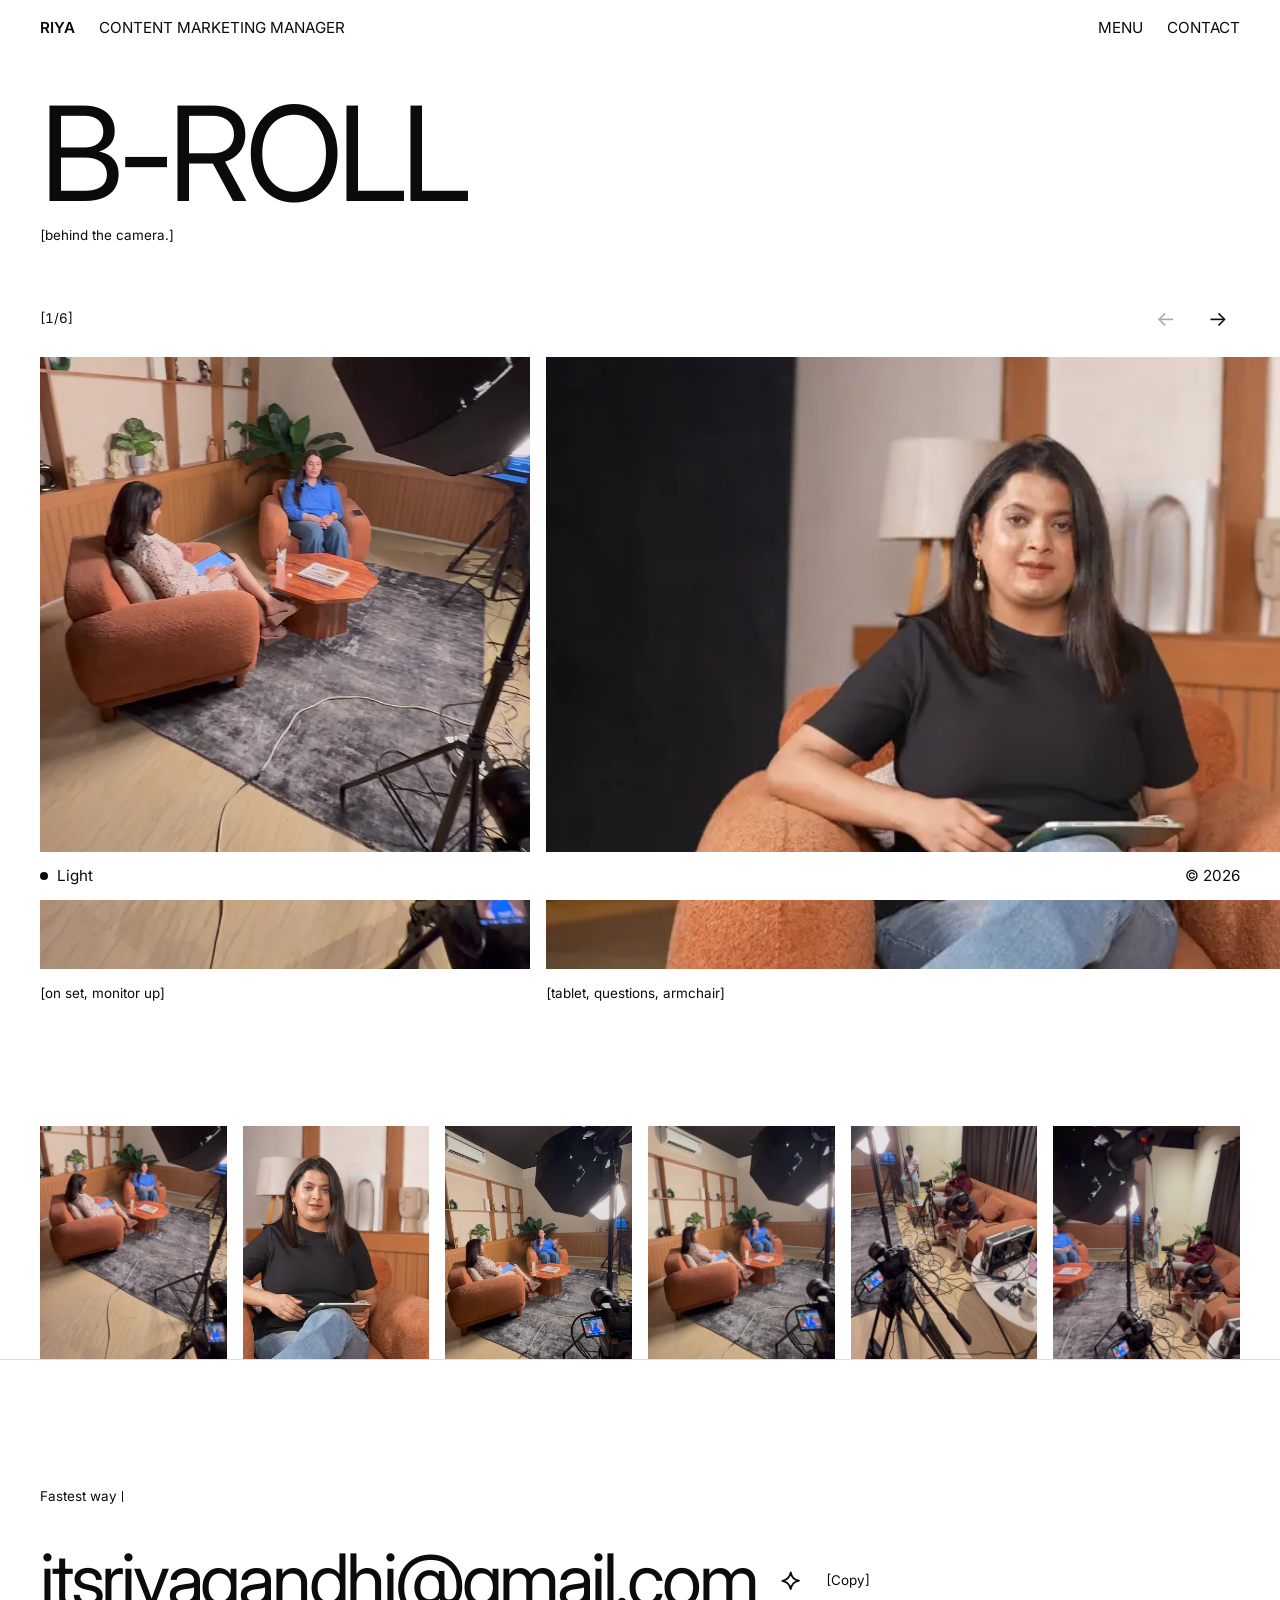
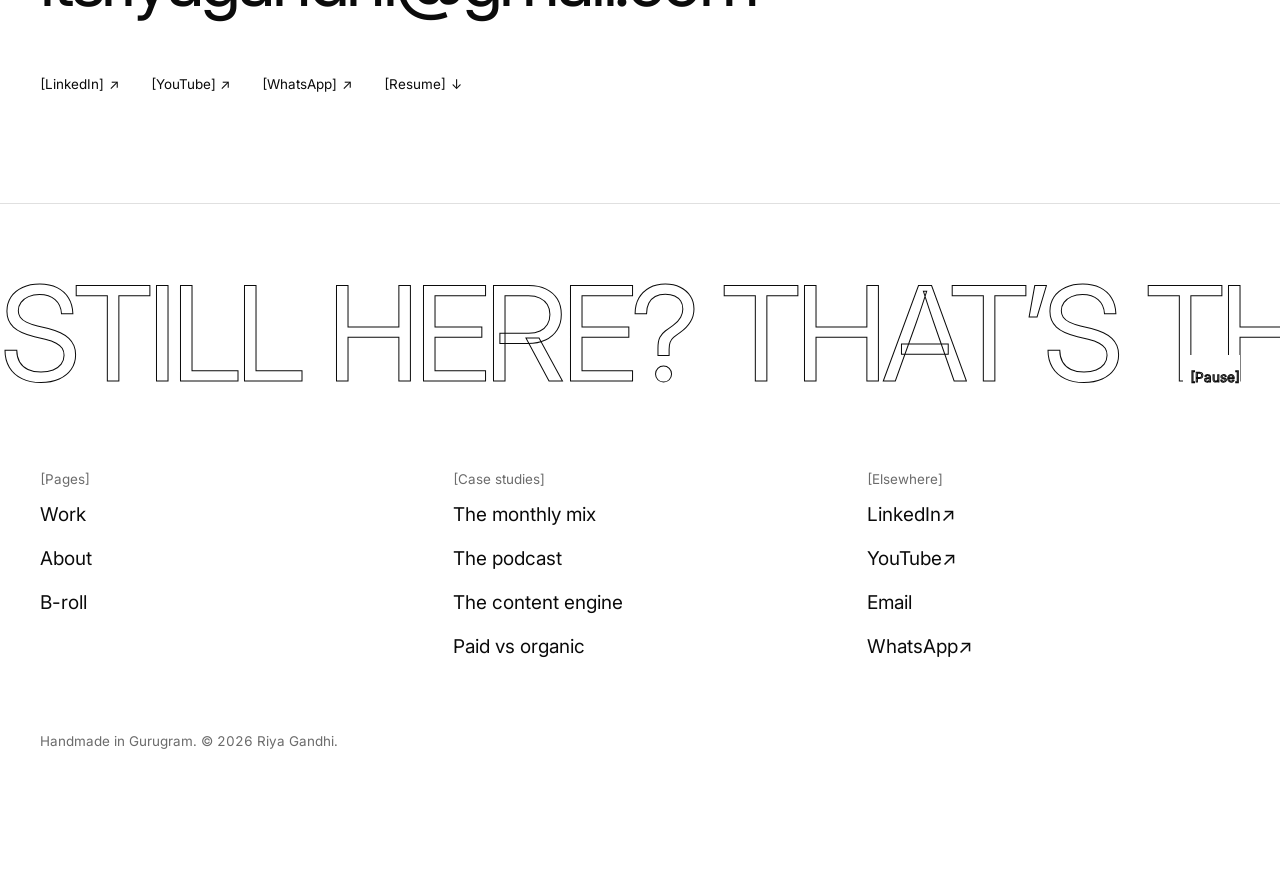
<file: b-roll.html>
<!DOCTYPE html>
<html lang="en-IN" data-mood="light" class="" style="">
<head>
<meta charset="utf-8">
<meta name="viewport" content="width=device-width, initial-scale=1">
<title>B-roll | Riya Gandhi</title>
<meta name="description" content="Behind the camera on Riya Gandhi’s shoots: the set, the monitor and the podcast studio.">
<meta name="theme-color" content="#FFFFFF">
<meta property="og:type" content="website">
<meta property="og:title" content="B-roll | Riya Gandhi">
<meta property="og:description" content="Behind the camera on Riya Gandhi’s shoots: the set, the monitor and the podcast studio.">
<meta property="og:image" content="assets/og-image.jpg">
<meta property="og:image:width" content="1200">
<meta property="og:image:height" content="630">
<meta property="og:locale" content="en_IN">
<meta name="twitter:card" content="summary_large_image">
<meta name="twitter:title" content="B-roll | Riya Gandhi">
<meta name="twitter:description" content="Behind the camera on Riya Gandhi’s shoots: the set, the monitor and the podcast studio.">
<meta name="twitter:image" content="assets/og-image.jpg">
<link rel="icon" href="assets/favicon.svg" type="image/svg+xml">
<script>(function(){var h=document.documentElement;h.classList.add('js');try{var m=localStorage.getItem('mood');if(m==='dark'||m==='paper'||m==='light'){h.setAttribute('data-mood',m)}}catch(e){}})()</script>
<link rel="preconnect" href="https://fonts.googleapis.com">
<link rel="preconnect" href="https://fonts.gstatic.com" crossorigin>
<link rel="stylesheet" href="https://fonts.googleapis.com/css2?family=Caveat+Brush&family=Inter:wght@400..700&display=swap">
<link rel="stylesheet" href="assets/css/styles.css">

</head>
<body>
<a class="skip" href="#main">Skip to content</a>
<header class="hdr">
  <div class="hdr__l">
    <a class="hdr__name" href="index.html">RIYA</a>
    <button class="hdr__role" type="button" aria-haspopup="dialog" aria-controls="about-panel" aria-expanded="false" aria-label="ABOUT ME"><span class="swap" aria-hidden="true"><span class="swap__a"><span class="l" style="--k:0">C</span><span class="l" style="--k:1">O</span><span class="l" style="--k:2">N</span><span class="l" style="--k:3">T</span><span class="l" style="--k:4">E</span><span class="l" style="--k:5">N</span><span class="l" style="--k:6">T</span><span class="l" style="--k:7">&nbsp;</span><span class="l" style="--k:8">M</span><span class="l" style="--k:9">A</span><span class="l" style="--k:10">R</span><span class="l" style="--k:11">K</span><span class="l" style="--k:12">E</span><span class="l" style="--k:13">T</span><span class="l" style="--k:14">I</span><span class="l" style="--k:15">N</span><span class="l" style="--k:16">G</span><span class="l" style="--k:17">&nbsp;</span><span class="l" style="--k:18">M</span><span class="l" style="--k:19">A</span><span class="l" style="--k:20">N</span><span class="l" style="--k:21">A</span><span class="l" style="--k:22">G</span><span class="l" style="--k:23">E</span><span class="l" style="--k:24">R</span></span><span class="swap__b"><span class="l" style="--k:0">A</span><span class="l" style="--k:1">B</span><span class="l" style="--k:2">O</span><span class="l" style="--k:3">U</span><span class="l" style="--k:4">T</span><span class="l" style="--k:5">&nbsp;</span><span class="l" style="--k:6">M</span><span class="l" style="--k:7">E</span></span></span></button>
  </div>
  <nav class="hdr__r" aria-label="MENU">
    <button class="hdr__menu" type="button" aria-haspopup="dialog" aria-controls="menu" aria-expanded="false">MENU</button>
    <a href="#say-hi">CONTACT</a>
  </nav>
</header>

<main id="main" tabindex="-1">
<section class="wrap" style="padding-top:var(--s4)"><h1 class="mega big" data-reveal>B-ROLL</h1><span class="tag">[behind the camera.]</span></section><section class="gal gal--media" aria-roledescription="carousel"><div class="gal__bar"><span class="gal__count tag" aria-live="polite">[1/6]</span><div class="gal__nav"><button class="gal__btn" type="button" data-prev><span aria-hidden="true">←</span><span class="vh">←</span></button><button class="gal__btn" type="button" data-next><span aria-hidden="true">→</span><span class="vh">→</span></button></div></div><div class="gal__track" tabindex="0"><figure class="gal__slide"><img class="" src="assets/img/onset-800.webp" srcset="assets/img/onset-800.webp 800w, assets/img/onset-1600.webp 1600w" sizes="(min-width: 900px) 512px, 86vw" width="800" height="1000" alt="A podcast studio with two people in orange armchairs, a large softbox light and a camera monitor." decoding="async" loading="lazy"><figcaption class="tag">[on set, monitor up]</figcaption></figure><figure class="gal__slide"><img class="" src="assets/img/podcast-800.webp" srcset="assets/img/podcast-800.webp 800w, assets/img/podcast-1280.webp 1280w" sizes="(min-width: 900px) 512px, 86vw" width="800" height="450" alt="Riya Gandhi in a terracotta armchair on the podcast set, holding a tablet." decoding="async" loading="lazy"><figcaption class="tag">[tablet, questions, armchair]</figcaption></figure><figure class="gal__slide"><div data-video><video src="assets/video/studio-pan.mp4" poster="assets/video/studio-pan-poster.webp" width="720" height="1280" muted loop playsinline preload="none" aria-label="A slow pan around the podcast studio set."></video><div class="vctl tag" style="margin-top:var(--s2)"><button class="btag" type="button" data-play>[Play]</button><span data-time aria-live="off"></span><button class="btag" type="button" data-fs>[Fullscreen]</button></div></div><figcaption class="tag">[studio pan, sound off]</figcaption></figure><figure class="gal__slide"><img class="" src="assets/img/frame-two-chairs-800.webp" srcset="assets/img/frame-two-chairs-800.webp 800w, assets/img/frame-two-chairs-1600.webp 1600w" sizes="(min-width: 900px) 512px, 86vw" width="800" height="1000" alt="A podcast studio with two people in orange armchairs, a large softbox light and a camera monitor." decoding="async" loading="lazy"><figcaption class="tag">[two chairs, one softbox]</figcaption></figure><figure class="gal__slide"><img class="" src="assets/img/frame-crew-800.webp" srcset="assets/img/frame-crew-800.webp 800w, assets/img/frame-crew-1600.webp 1600w" sizes="(min-width: 900px) 512px, 86vw" width="800" height="1000" alt="Crew seated beside cameras, tripods, coiled cables and a monitor." decoding="async" loading="lazy"><figcaption class="tag">[crew, cables, monitor]</figcaption></figure><figure class="gal__slide"><img class="" src="assets/img/frame-softbox-800.webp" srcset="assets/img/frame-softbox-800.webp 800w, assets/img/frame-softbox-1600.webp 1600w" sizes="(min-width: 900px) 512px, 86vw" width="800" height="1000" alt="A large black softbox light in the foreground, with a camera on a tripod behind it." decoding="async" loading="lazy"><figcaption class="tag">[softbox up front]</figcaption></figure></div></section><section class="wrap"><div class="grid"><button class="tile" type="button" data-tile data-kind="image" data-src="assets/img/onset-1600.webp" data-w="1600" data-h="2000" data-alt="A podcast studio with two people in orange armchairs, a large softbox light and a camera monitor." data-cap="on set, monitor up"><img class="" src="assets/img/onset-800.webp" srcset="assets/img/onset-800.webp 800w" sizes="240px" width="800" height="1000" alt="A podcast studio with two people in orange armchairs, a large softbox light and a camera monitor." decoding="async" loading="lazy"></button><button class="tile" type="button" data-tile data-kind="image" data-src="assets/img/podcast-1280.webp" data-w="1280" data-h="720" data-alt="Riya Gandhi in a terracotta armchair on the podcast set, holding a tablet." data-cap="tablet, questions, armchair"><img class="" src="assets/img/podcast-800.webp" srcset="assets/img/podcast-800.webp 800w" sizes="240px" width="800" height="450" alt="Riya Gandhi in a terracotta armchair on the podcast set, holding a tablet." decoding="async" loading="lazy"></button><button class="tile" type="button" data-tile data-kind="video" data-src="assets/video/studio-pan.mp4" data-poster="assets/video/studio-pan-poster.webp" data-alt="A slow pan around the podcast studio set." data-cap="studio pan, sound off"><img src="assets/video/studio-pan-poster.webp" width="720" height="1280" alt="A slow pan around the podcast studio set." loading="lazy" decoding="async"></button><button class="tile" type="button" data-tile data-kind="image" data-src="assets/img/frame-two-chairs-1600.webp" data-w="1600" data-h="2000" data-alt="A podcast studio with two people in orange armchairs, a large softbox light and a camera monitor." data-cap="two chairs, one softbox"><img class="" src="assets/img/frame-two-chairs-800.webp" srcset="assets/img/frame-two-chairs-800.webp 800w" sizes="240px" width="800" height="1000" alt="A podcast studio with two people in orange armchairs, a large softbox light and a camera monitor." decoding="async" loading="lazy"></button><button class="tile" type="button" data-tile data-kind="image" data-src="assets/img/frame-crew-1600.webp" data-w="1600" data-h="2000" data-alt="Crew seated beside cameras, tripods, coiled cables and a monitor." data-cap="crew, cables, monitor"><img class="" src="assets/img/frame-crew-800.webp" srcset="assets/img/frame-crew-800.webp 800w" sizes="240px" width="800" height="1000" alt="Crew seated beside cameras, tripods, coiled cables and a monitor." decoding="async" loading="lazy"></button><button class="tile" type="button" data-tile data-kind="image" data-src="assets/img/frame-softbox-1600.webp" data-w="1600" data-h="2000" data-alt="A large black softbox light in the foreground, with a camera on a tripod behind it." data-cap="softbox up front"><img class="" src="assets/img/frame-softbox-800.webp" srcset="assets/img/frame-softbox-800.webp 800w" sizes="240px" width="800" height="1000" alt="A large black softbox light in the foreground, with a camera on a tripod behind it." decoding="async" loading="lazy"></button></div></section>
</main>
<section class="sayhi wrap" id="say-hi" aria-labelledby="sayhi-k">
  <p class="tag" id="sayhi-k"><span class="type" data-type>Fastest way to reach me is email.</span></p>
  <div class="sayhi__mail">
    <a class="row sayhi__link big" href="mailto:itsriyagandhi@gmail.com" aria-label="itsriyagandhi@gmail.com"><span class="roll" aria-hidden="true"><span class="w"><span class="l" style="--k:0">i</span><span class="l" style="--k:1">t</span><span class="l" style="--k:2">s</span><span class="l" style="--k:3">r</span><span class="l" style="--k:4">i</span><span class="l" style="--k:5">y</span><span class="l" style="--k:6">a</span><span class="l" style="--k:7">g</span><span class="l" style="--k:8">a</span><span class="l" style="--k:9">n</span><span class="l" style="--k:10">d</span><span class="l" style="--k:11">h</span><span class="l" style="--k:12">i</span><span class="l" style="--k:13">@</span><span class="l" style="--k:14"><wbr></span><span class="l" style="--k:15">g</span><span class="l" style="--k:16">m</span><span class="l" style="--k:17">a</span><span class="l" style="--k:18">i</span><span class="l" style="--k:19">l</span><span class="l" style="--k:20">.</span><span class="l" style="--k:21">c</span><span class="l" style="--k:22">o</span><span class="l" style="--k:23">m</span></span></span></a>
    <svg class="sayhi__star" viewBox="0 0 24 24" fill="none" stroke="currentColor" stroke-width="2" stroke-linecap="round" stroke-linejoin="round" aria-hidden="true"><path d="M12 2.6c.8 5.2 3.6 8.4 9.2 9.3c-5.4 1.1-8.3 4-9.3 9.5c-.9-5.4-3.8-8.3-9.4-9.3c5.5-1 8.5-4 9.5-9.5Z"/></svg>
    <button class="btag tag" type="button" data-copy="itsriyagandhi@gmail.com">[Copy]</button>
  </div>
  <div class="pills tag"><a class="btag " href="https://www.linkedin.com/in/itsriyagandhi" target="_blank" rel="noopener">[LinkedIn] <span aria-hidden="true">↗</span></a><a class="btag " href="https://www.youtube.com/@itsRiyaGandhi" target="_blank" rel="noopener">[YouTube] <span aria-hidden="true">↗</span></a><a class="btag " href="https://wa.me/917011743802" target="_blank" rel="noopener">[WhatsApp] <span aria-hidden="true">↗</span></a><a class="btag " href="assets/Riya_Gandhi_Resume.pdf" download>[Resume] <span aria-hidden="true">↓</span></a></div>
</section>
<footer class="ftr">
  <div class="marquee mega big outline"><div class="marquee__track"><span>STILL HERE? THAT’S THE WHOLE JOB.</span><span aria-hidden="true">STILL HERE? THAT’S THE WHOLE JOB.</span></div><button class="marquee__ctl btag tag" type="button" aria-pressed="false">[Pause]</button></div>
  <div class="wrap">
    <div class="ftr__cols"><div><span class="tag muted">[Pages]</span><ul><li><a href="work.html">Work</a></li><li><a href="about.html">About</a></li><li><a href="b-roll.html">B-roll</a></li></ul></div><div><span class="tag muted">[Case studies]</span><ul><li><a href="case-monthly-mix.html">The monthly mix</a></li><li><a href="case-podcast.html">The podcast</a></li><li><a href="case-content-engine.html">The content engine</a></li><li><a href="case-paid-vs-organic.html">Paid vs organic</a></li></ul></div><div><span class="tag muted">[Elsewhere]</span><ul><li><a href="https://www.linkedin.com/in/itsriyagandhi" target="_blank" rel="noopener">LinkedIn <span aria-hidden="true">↗</span></a></li><li><a href="https://www.youtube.com/@itsRiyaGandhi" target="_blank" rel="noopener">YouTube <span aria-hidden="true">↗</span></a></li><li><a href="mailto:itsriyagandhi@gmail.com">Email</a></li><li><a href="https://wa.me/917011743802" target="_blank" rel="noopener">WhatsApp <span aria-hidden="true">↗</span></a></li></ul></div></div>
    <p class="ftr__legal tag muted">Handmade in Gurugram. © 2026 Riya Gandhi.</p>
  </div>
</footer>

<div class="bar">
  <button class="mood" type="button" title="Change mood" aria-label="Mood: Light. Change mood"><span class="mood__dot" aria-hidden="true"></span><span class="mood__name">Light</span></button>
  <span>© 2026</span>
</div>

<div class="veil"></div>
<aside class="panel" id="about-panel" role="dialog" aria-modal="true" aria-label="ABOUT ME" tabindex="-1">
  <div class="panel__top"><span class="hdr__name">RIYA</span><button class="close" type="button" data-close>CLOSE ×</button></div>
  <p class="lead">I’m a content marketing manager in Gurugram, trained as a journalist at the Asian College of Journalism. I’ve written for Inc42, produced video for WION and CoinGape, run social for a real estate brand, and most recently owned a healthcare brand’s YouTube, podcast and creator content end to end. I plan around the audience, write for one person, and judge the work by what people actually did.</p>
  <p class="tag"><a class="btag" href="about.html">[Read the full story]</a></p>
  <div class="marquee big outline"><div class="marquee__track"><span>Clinikally · Inc42 Media · CoinGape News · WION · UniFit India · </span><span aria-hidden="true">Clinikally · Inc42 Media · CoinGape News · WION · UniFit India · </span></div></div>
</aside>

<div class="menu" id="menu" role="dialog" aria-modal="true" aria-label="MENU" tabindex="-1">
  <div class="menu__top"><span class="hdr__name">RIYA</span><button class="close" type="button" data-close>CLOSE ×</button></div>
  <nav class="menu__rows" aria-label="MENU"><div class="index"><a class="row" href="work.html"><span class="row__n tag" aria-hidden="true">[01]</span><span class="row__name"><span class="roll" aria-hidden="true"><span class="w"><span class="l" style="--k:0">W</span><span class="l" style="--k:1">o</span><span class="l" style="--k:2">r</span><span class="l" style="--k:3">k</span></span></span></span></a><a class="row" href="about.html"><span class="row__n tag" aria-hidden="true">[02]</span><span class="row__name"><span class="roll" aria-hidden="true"><span class="w"><span class="l" style="--k:0">A</span><span class="l" style="--k:1">b</span><span class="l" style="--k:2">o</span><span class="l" style="--k:3">u</span><span class="l" style="--k:4">t</span></span></span></span></a><a class="row" href="b-roll.html"><span class="row__n tag" aria-hidden="true">[03]</span><span class="row__name"><span class="roll" aria-hidden="true"><span class="w"><span class="l" style="--k:0">B</span><span class="l" style="--k:1">-</span><span class="l" style="--k:2">r</span><span class="l" style="--k:3">o</span><span class="l" style="--k:4">l</span><span class="l" style="--k:5">l</span></span></span></span></a><a class="row" href="case-monthly-mix.html"><span class="row__n tag" aria-hidden="true">[04]</span><span class="row__name"><span class="roll" aria-hidden="true"><span class="w"><span class="l" style="--k:0">T</span><span class="l" style="--k:1">h</span><span class="l" style="--k:2">e</span></span> <span class="w"><span class="l" style="--k:4">m</span><span class="l" style="--k:5">o</span><span class="l" style="--k:6">n</span><span class="l" style="--k:7">t</span><span class="l" style="--k:8">h</span><span class="l" style="--k:9">l</span><span class="l" style="--k:10">y</span></span> <span class="w"><span class="l" style="--k:12">m</span><span class="l" style="--k:13">i</span><span class="l" style="--k:14">x</span></span></span></span></a><a class="row" href="case-podcast.html"><span class="row__n tag" aria-hidden="true">[05]</span><span class="row__name"><span class="roll" aria-hidden="true"><span class="w"><span class="l" style="--k:0">T</span><span class="l" style="--k:1">h</span><span class="l" style="--k:2">e</span></span> <span class="w"><span class="l" style="--k:4">p</span><span class="l" style="--k:5">o</span><span class="l" style="--k:6">d</span><span class="l" style="--k:7">c</span><span class="l" style="--k:8">a</span><span class="l" style="--k:9">s</span><span class="l" style="--k:10">t</span></span></span></span></a><a class="row" href="case-content-engine.html"><span class="row__n tag" aria-hidden="true">[06]</span><span class="row__name"><span class="roll" aria-hidden="true"><span class="w"><span class="l" style="--k:0">T</span><span class="l" style="--k:1">h</span><span class="l" style="--k:2">e</span></span> <span class="w"><span class="l" style="--k:4">c</span><span class="l" style="--k:5">o</span><span class="l" style="--k:6">n</span><span class="l" style="--k:7">t</span><span class="l" style="--k:8">e</span><span class="l" style="--k:9">n</span><span class="l" style="--k:10">t</span></span> <span class="w"><span class="l" style="--k:12">e</span><span class="l" style="--k:13">n</span><span class="l" style="--k:14">g</span><span class="l" style="--k:15">i</span><span class="l" style="--k:16">n</span><span class="l" style="--k:17">e</span></span></span></span></a><a class="row" href="case-paid-vs-organic.html"><span class="row__n tag" aria-hidden="true">[07]</span><span class="row__name"><span class="roll" aria-hidden="true"><span class="w"><span class="l" style="--k:0">P</span><span class="l" style="--k:1">a</span><span class="l" style="--k:2">i</span><span class="l" style="--k:3">d</span></span> <span class="w"><span class="l" style="--k:5">v</span><span class="l" style="--k:6">s</span></span> <span class="w"><span class="l" style="--k:8">o</span><span class="l" style="--k:9">r</span><span class="l" style="--k:10">g</span><span class="l" style="--k:11">a</span><span class="l" style="--k:12">n</span><span class="l" style="--k:13">i</span><span class="l" style="--k:14">c</span></span></span></span></a></div></nav>
  <div class="menu__links tag"><a class="btag " href="https://www.linkedin.com/in/itsriyagandhi" target="_blank" rel="noopener">[LinkedIn] <span aria-hidden="true">↗</span></a><a class="btag " href="https://www.youtube.com/@itsRiyaGandhi" target="_blank" rel="noopener">[YouTube] <span aria-hidden="true">↗</span></a><a class="btag " href="mailto:itsriyagandhi@gmail.com">[Email]</a><a class="btag " href="https://wa.me/917011743802" target="_blank" rel="noopener">[WhatsApp] <span aria-hidden="true">↗</span></a></div>
</div>

<dialog class="lb" id="lightbox" aria-label="B-ROLL"><div class="lb__in"><div class="lb__top tag"><span class="lb__count"></span><span class="lb__cap"></span><div class="lb__nav"><button class="gal__btn" type="button" data-lbprev><span aria-hidden="true">←</span><span class="vh">←</span></button><button class="gal__btn" type="button" data-lbnext><span aria-hidden="true">→</span><span class="vh">→</span></button><button class="close" type="button" data-lbclose>CLOSE ×</button></div></div><div class="lb__media"></div></div></dialog>
<script src="assets/js/main.js" defer></script>
</body>
</html>
</file>
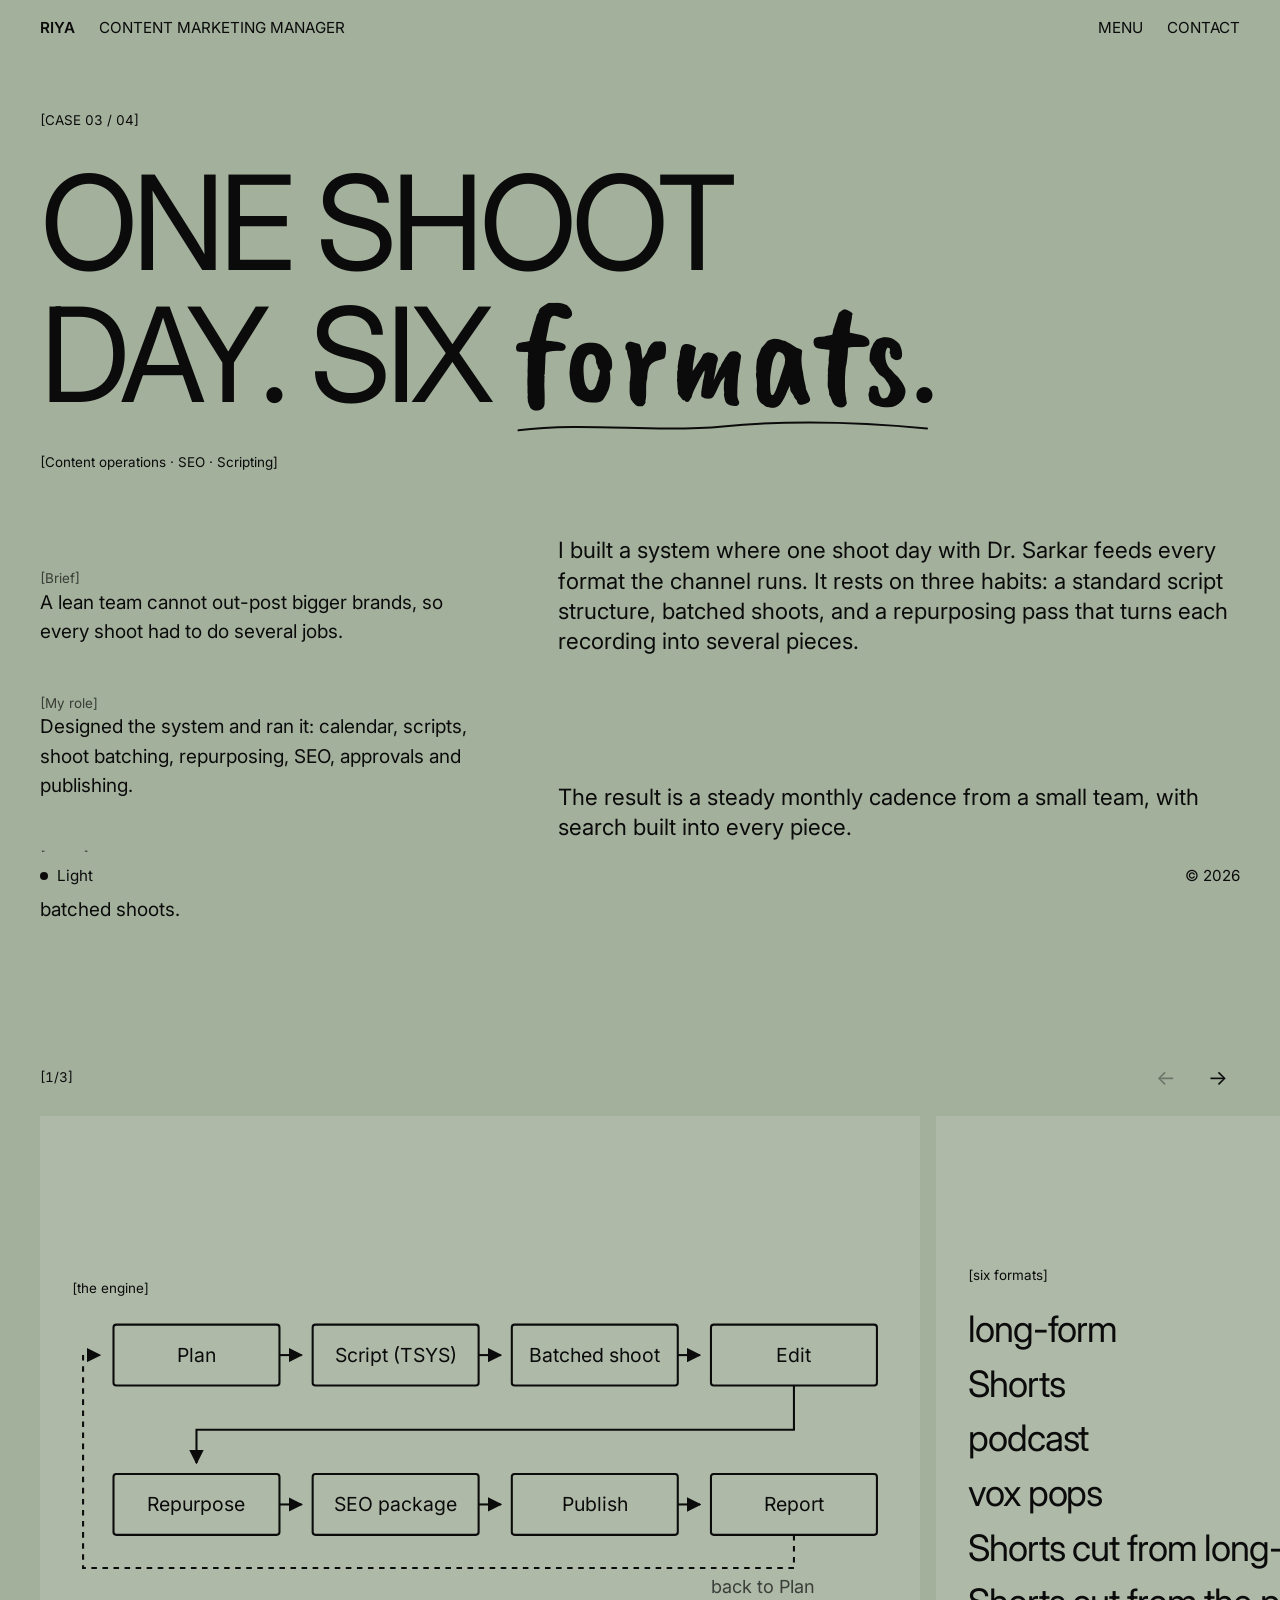
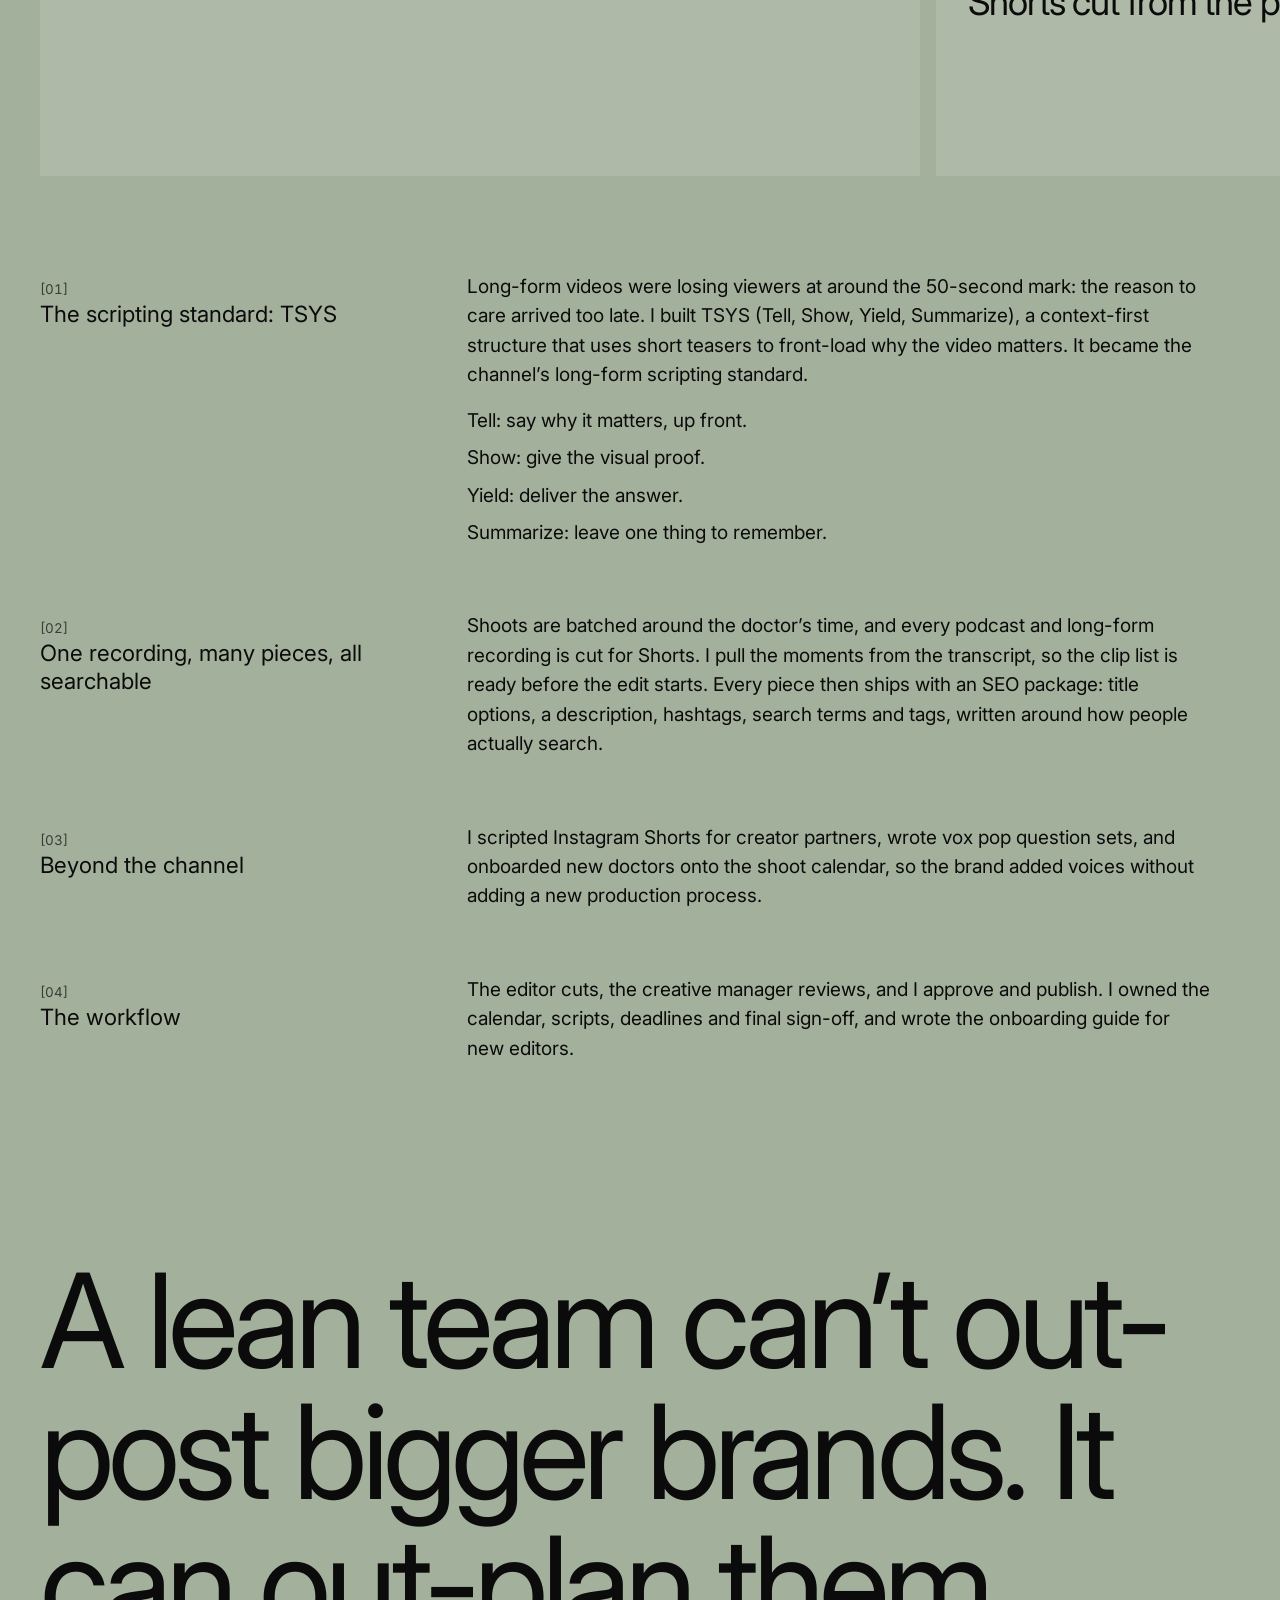
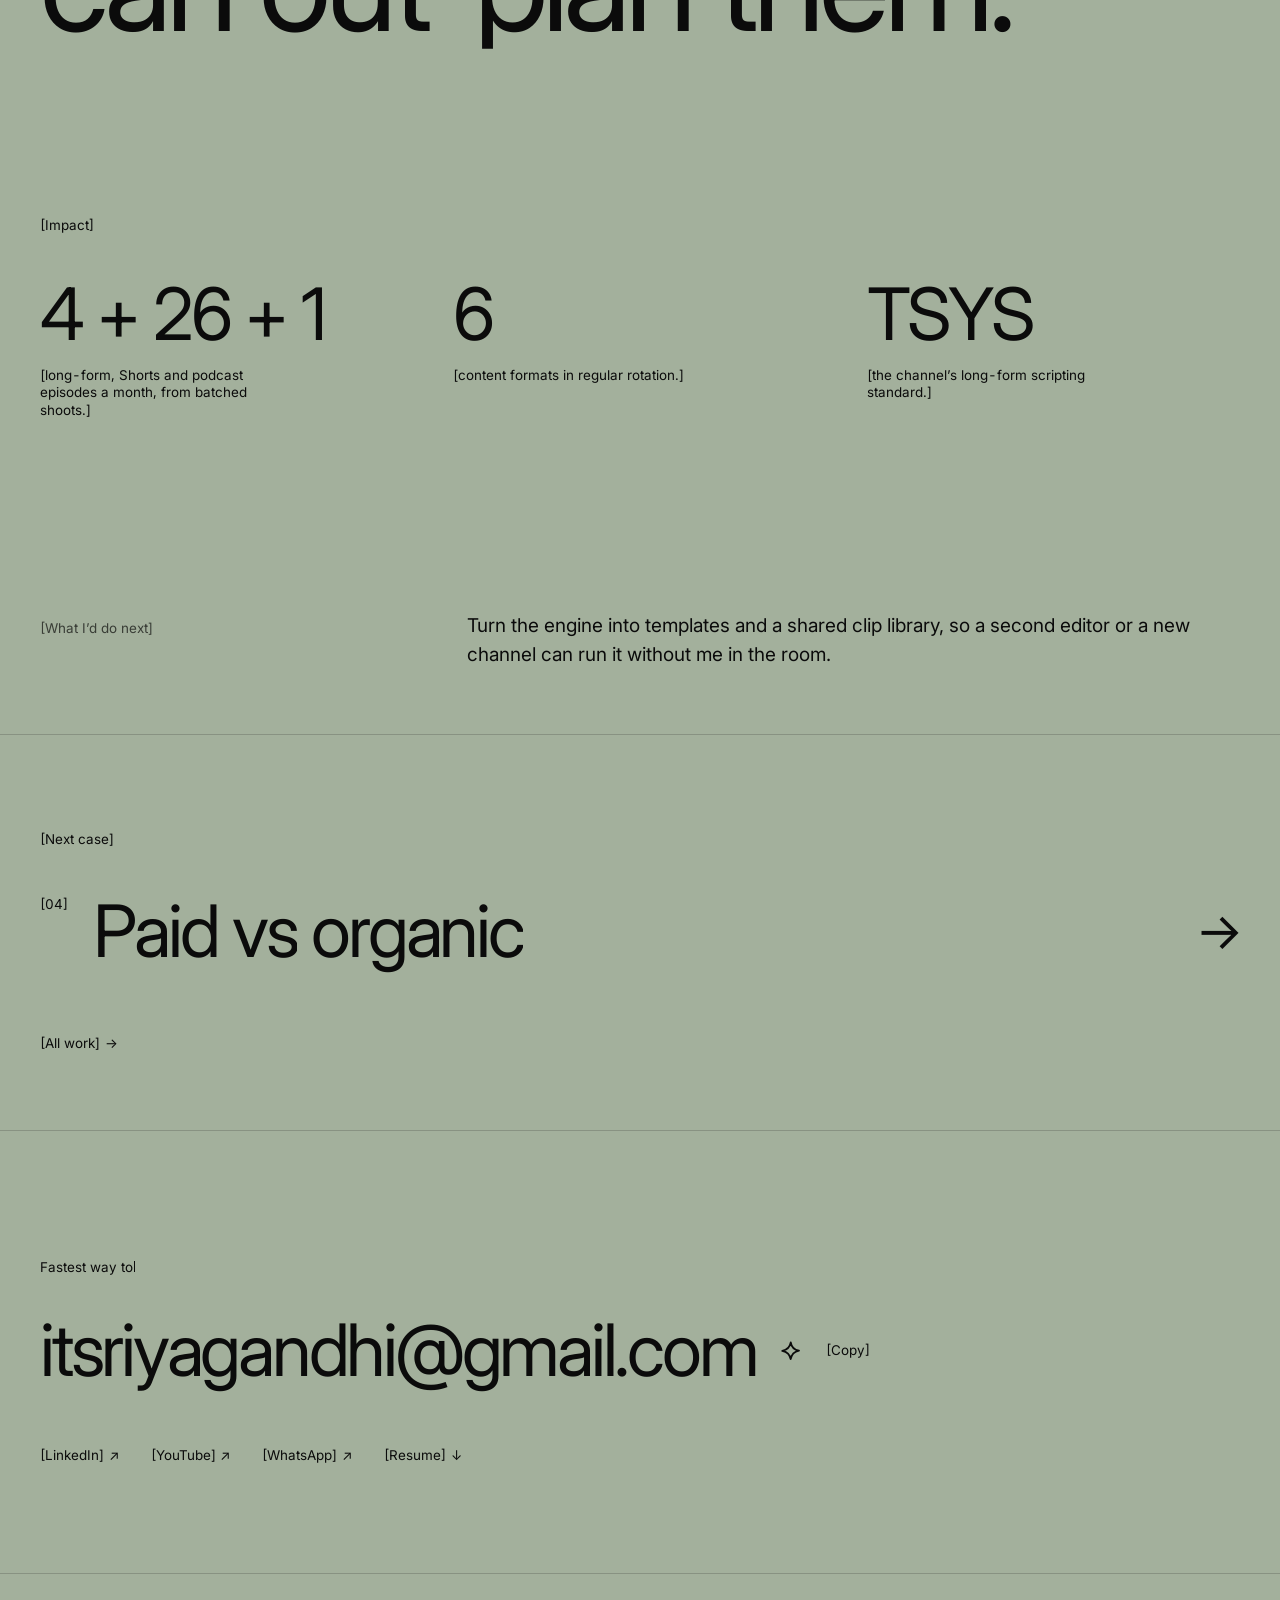
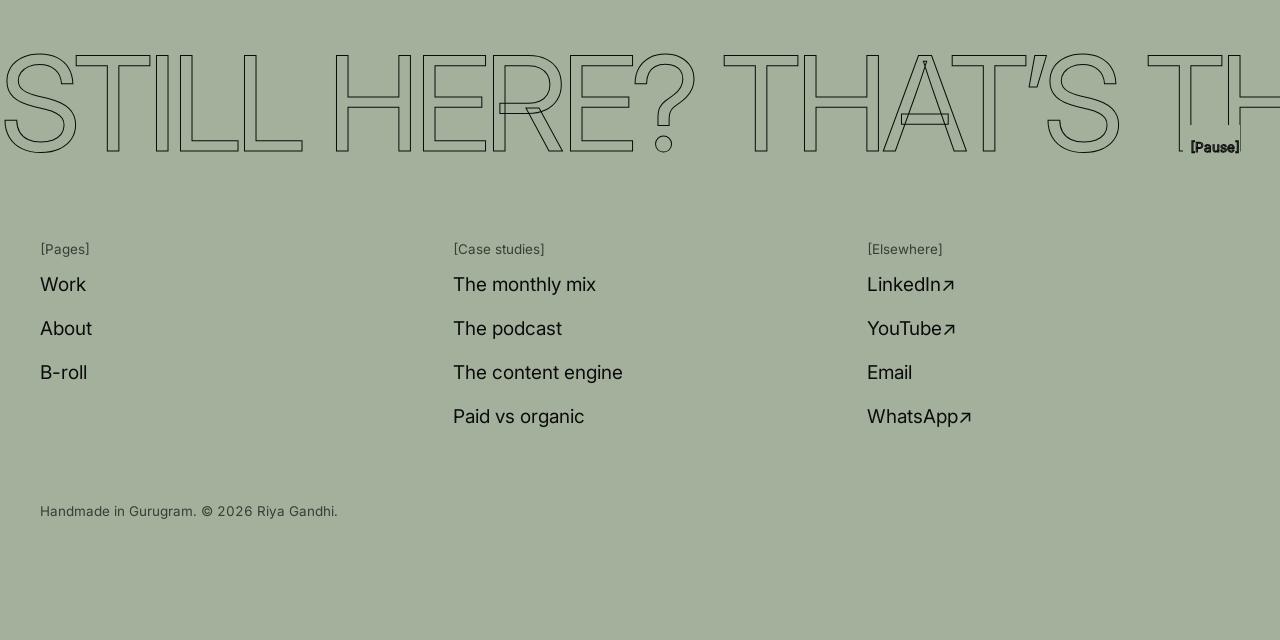
<file: case-content-engine.html>
<!DOCTYPE html>
<html lang="en-IN" data-mood="light" class="case" style="--case-bg:#A3B09C;--case-ink:#0B0B0B;--case-muted:#393D36;--case-line:rgba(11,11,11,.18);--case-panel:#AEB9A8">
<head>
<meta charset="utf-8">
<meta name="viewport" content="width=device-width, initial-scale=1">
<title>The content engine | Riya Gandhi</title>
<meta name="description" content="How Riya Gandhi turned one shoot day into six content formats, with a scripting standard, repurposing and SEO built in.">
<meta name="theme-color" content="#A3B09C">
<meta property="og:type" content="website">
<meta property="og:title" content="The content engine | Riya Gandhi">
<meta property="og:description" content="How Riya Gandhi turned one shoot day into six content formats, with a scripting standard, repurposing and SEO built in.">
<meta property="og:image" content="assets/og-image.jpg">
<meta property="og:image:width" content="1200">
<meta property="og:image:height" content="630">
<meta property="og:locale" content="en_IN">
<meta name="twitter:card" content="summary_large_image">
<meta name="twitter:title" content="The content engine | Riya Gandhi">
<meta name="twitter:description" content="How Riya Gandhi turned one shoot day into six content formats, with a scripting standard, repurposing and SEO built in.">
<meta name="twitter:image" content="assets/og-image.jpg">
<link rel="icon" href="assets/favicon.svg" type="image/svg+xml">
<script>(function(){var h=document.documentElement;h.classList.add('js');try{var m=localStorage.getItem('mood');if(m==='dark'||m==='paper'||m==='light'){h.setAttribute('data-mood',m)}}catch(e){}})()</script>
<link rel="preconnect" href="https://fonts.googleapis.com">
<link rel="preconnect" href="https://fonts.gstatic.com" crossorigin>
<link rel="stylesheet" href="https://fonts.googleapis.com/css2?family=Caveat+Brush&family=Inter:wght@400..700&display=swap">
<link rel="stylesheet" href="assets/css/styles.css">

</head>
<body>
<a class="skip" href="#main">Skip to content</a>
<header class="hdr">
  <div class="hdr__l">
    <a class="hdr__name" href="index.html">RIYA</a>
    <button class="hdr__role" type="button" aria-haspopup="dialog" aria-controls="about-panel" aria-expanded="false" aria-label="ABOUT ME"><span class="swap" aria-hidden="true"><span class="swap__a"><span class="l" style="--k:0">C</span><span class="l" style="--k:1">O</span><span class="l" style="--k:2">N</span><span class="l" style="--k:3">T</span><span class="l" style="--k:4">E</span><span class="l" style="--k:5">N</span><span class="l" style="--k:6">T</span><span class="l" style="--k:7">&nbsp;</span><span class="l" style="--k:8">M</span><span class="l" style="--k:9">A</span><span class="l" style="--k:10">R</span><span class="l" style="--k:11">K</span><span class="l" style="--k:12">E</span><span class="l" style="--k:13">T</span><span class="l" style="--k:14">I</span><span class="l" style="--k:15">N</span><span class="l" style="--k:16">G</span><span class="l" style="--k:17">&nbsp;</span><span class="l" style="--k:18">M</span><span class="l" style="--k:19">A</span><span class="l" style="--k:20">N</span><span class="l" style="--k:21">A</span><span class="l" style="--k:22">G</span><span class="l" style="--k:23">E</span><span class="l" style="--k:24">R</span></span><span class="swap__b"><span class="l" style="--k:0">A</span><span class="l" style="--k:1">B</span><span class="l" style="--k:2">O</span><span class="l" style="--k:3">U</span><span class="l" style="--k:4">T</span><span class="l" style="--k:5">&nbsp;</span><span class="l" style="--k:6">M</span><span class="l" style="--k:7">E</span></span></span></button>
  </div>
  <nav class="hdr__r" aria-label="MENU">
    <button class="hdr__menu" type="button" aria-haspopup="dialog" aria-controls="menu" aria-expanded="false">MENU</button>
    <a href="#say-hi">CONTACT</a>
  </nav>
</header>

<main id="main" tabindex="-1">
<section class="case-top wrap"><span class="tag">[CASE 03 / 04]</span><h1 class="case-title big" data-reveal><span>ONE SHOOT DAY. SIX <span class="nb"><span class="hand">formats<svg viewBox="0 0 100 12" preserveAspectRatio="none" aria-hidden="true"><path d="M2 8.5C18 4 34 10 50 6.5S84 4.5 98 7.5" fill="none" stroke="currentColor" stroke-width="2" stroke-linecap="round" vector-effect="non-scaling-stroke"/></svg></span>.</span></span><span class="tag">[Content operations · SEO · Scripting]</span></h1></section><section class="sec--tight wrap case-cols"><dl class="case-meta"><div><dt class="tag muted">[Brief]</dt><dd>A lean team cannot out-post bigger brands, so every shoot had to do several jobs.</dd></div><div><dt class="tag muted">[My role]</dt><dd>Designed the system and ran it: calendar, scripts, shoot batching, repurposing, SEO, approvals and publishing.</dd></div><div><dt class="tag muted">[Result]</dt><dd>4 long-form + 26 Shorts + 1 podcast a month, from batched shoots.</dd></div></dl><div class="case-intro lead"><p data-reveal style="--d:0ms">I built a system where one shoot day with Dr. Sarkar feeds every format the channel runs. It rests on three habits: a standard script structure, batched shoots, and a repurposing pass that turns each recording into several pieces.</p><p data-reveal style="--d:40ms">The result is a steady monthly cadence from a small team, with search built into every piece.</p></div></section><section class="gal" aria-roledescription="carousel"><div class="gal__bar"><span class="gal__count tag" aria-live="polite">[1/3]</span><div class="gal__nav"><button class="gal__btn" type="button" data-prev><span aria-hidden="true">←</span><span class="vh">←</span></button><button class="gal__btn" type="button" data-next><span aria-hidden="true">→</span><span class="vh">→</span></button></div></div><div class="gal__track" tabindex="0"><figure class="gal__slide"><figure class="panelbox chart"><span class="tag">[the engine]</span><svg viewBox="-30 0 590 228" role="img" aria-label="Plan → Script (TSYS) → Batched shoot → Edit → Repurpose → SEO package → Publish → Report → back to Plan"><defs><marker id="ah" viewBox="0 0 10 10" refX="9" refY="5" markerWidth="7" markerHeight="7" orient="auto"><path d="M0 0L10 5L0 10z" fill="currentColor"/></marker></defs><rect x="0" y="20" width="120" height="44" rx="2" fill="none" stroke="currentColor" stroke-width="1.5"/><text x="60" y="47" font-size="14" text-anchor="middle">Plan</text><path d="M120 42h16" stroke="currentColor" stroke-width="1.5" marker-end="url(#ah)"/><rect x="144" y="20" width="120" height="44" rx="2" fill="none" stroke="currentColor" stroke-width="1.5"/><text x="204" y="47" font-size="14" text-anchor="middle">Script (TSYS)</text><path d="M264 42h16" stroke="currentColor" stroke-width="1.5" marker-end="url(#ah)"/><rect x="288" y="20" width="120" height="44" rx="2" fill="none" stroke="currentColor" stroke-width="1.5"/><text x="348" y="47" font-size="14" text-anchor="middle">Batched shoot</text><path d="M408 42h16" stroke="currentColor" stroke-width="1.5" marker-end="url(#ah)"/><rect x="432" y="20" width="120" height="44" rx="2" fill="none" stroke="currentColor" stroke-width="1.5"/><text x="492" y="47" font-size="14" text-anchor="middle">Edit</text><path d="M492 64v32H60V120" fill="none" stroke="currentColor" stroke-width="1.5" marker-end="url(#ah)"/><rect x="0" y="128" width="120" height="44" rx="2" fill="none" stroke="currentColor" stroke-width="1.5"/><text x="60" y="155" font-size="14" text-anchor="middle">Repurpose</text><path d="M120 150h16" stroke="currentColor" stroke-width="1.5" marker-end="url(#ah)"/><rect x="144" y="128" width="120" height="44" rx="2" fill="none" stroke="currentColor" stroke-width="1.5"/><text x="204" y="155" font-size="14" text-anchor="middle">SEO package</text><path d="M264 150h16" stroke="currentColor" stroke-width="1.5" marker-end="url(#ah)"/><rect x="288" y="128" width="120" height="44" rx="2" fill="none" stroke="currentColor" stroke-width="1.5"/><text x="348" y="155" font-size="14" text-anchor="middle">Publish</text><path d="M408 150h16" stroke="currentColor" stroke-width="1.5" marker-end="url(#ah)"/><rect x="432" y="128" width="120" height="44" rx="2" fill="none" stroke="currentColor" stroke-width="1.5"/><text x="492" y="155" font-size="14" text-anchor="middle">Report</text><path d="M492 172v24H-22V42H-10" fill="none" stroke="currentColor" stroke-width="1.5" stroke-dasharray="4 4" marker-end="url(#ah)"/><text x="432" y="214" font-size="13" opacity=".7">back to Plan</text></svg></figure></figure><figure class="gal__slide"><div class="panelbox card"><span class="tag">[six formats]</span><ul><li>long-form</li><li>Shorts</li><li>podcast</li><li>vox pops</li><li>Shorts cut from long-form</li><li>Shorts cut from the podcast</li></ul></div></figure><figure class="gal__slide"><figure class="panelbox chart"><span class="tag">[script order]</span><svg viewBox="-2 0 564 224" role="img" aria-label="Before: Hook → Intro → Science → Solution. After: Teaser → Tell → Show → Yield → Summarize. viewers leave here 0:50."><defs><marker id="ah2" viewBox="0 0 10 10" refX="9" refY="5" markerWidth="7" markerHeight="7" orient="auto"><path d="M0 0L10 5L0 10z" fill="currentColor"/></marker></defs><text x="0" y="18" font-size="14" opacity=".7">Before</text><rect x="0.0" y="30" width="125.0" height="40" rx="2" fill="none" stroke="currentColor" stroke-width="1.5" stroke-dasharray="5 4"/><text x="62.5" y="55" font-size="14" text-anchor="middle">Hook</text><path d="M125.0 50h10" stroke="currentColor" stroke-width="1.5" marker-end="url(#ah2)"/><rect x="145.0" y="30" width="125.0" height="40" rx="2" fill="none" stroke="currentColor" stroke-width="1.5" stroke-dasharray="5 4"/><text x="207.5" y="55" font-size="14" text-anchor="middle">Intro</text><path d="M270.0 50h10" stroke="currentColor" stroke-width="1.5" marker-end="url(#ah2)"/><rect x="290.0" y="30" width="125.0" height="40" rx="2" fill="none" stroke="currentColor" stroke-width="1.5" stroke-dasharray="5 4"/><text x="352.5" y="55" font-size="14" text-anchor="middle">Science</text><path d="M415.0 50h10" stroke="currentColor" stroke-width="1.5" marker-end="url(#ah2)"/><rect x="435.0" y="30" width="125.0" height="40" rx="2" fill="none" stroke="currentColor" stroke-width="1.5" stroke-dasharray="5 4"/><text x="497.5" y="55" font-size="14" text-anchor="middle">Solution</text><path d="M284.0 104v-26" fill="none" stroke="currentColor" stroke-width="1.5" marker-end="url(#ah2)"/><text x="284.0" y="122" font-size="13" text-anchor="middle">viewers leave here <tspan>0:50</tspan></text><text x="0" y="158" font-size="14" opacity=".7">After</text><rect x="0.0" y="170" width="96.0" height="40" rx="2" fill="none" stroke="currentColor" stroke-width="1.5"/><text x="48.0" y="195" font-size="14" text-anchor="middle">Teaser</text><path d="M96.0 190h10" stroke="currentColor" stroke-width="1.5" marker-end="url(#ah2)"/><rect x="116.0" y="170" width="96.0" height="40" rx="2" fill="none" stroke="currentColor" stroke-width="1.5"/><text x="164.0" y="195" font-size="14" text-anchor="middle">Tell</text><path d="M212.0 190h10" stroke="currentColor" stroke-width="1.5" marker-end="url(#ah2)"/><rect x="232.0" y="170" width="96.0" height="40" rx="2" fill="none" stroke="currentColor" stroke-width="1.5"/><text x="280.0" y="195" font-size="14" text-anchor="middle">Show</text><path d="M328.0 190h10" stroke="currentColor" stroke-width="1.5" marker-end="url(#ah2)"/><rect x="348.0" y="170" width="96.0" height="40" rx="2" fill="none" stroke="currentColor" stroke-width="1.5"/><text x="396.0" y="195" font-size="14" text-anchor="middle">Yield</text><path d="M444.0 190h10" stroke="currentColor" stroke-width="1.5" marker-end="url(#ah2)"/><rect x="464.0" y="170" width="96.0" height="40" rx="2" fill="none" stroke="currentColor" stroke-width="1.5"/><text x="512.0" y="195" font-size="14" text-anchor="middle">Summarize</text></svg><figcaption class="tag muted">[an illustration of structure, not data.]</figcaption></figure></figure></div></section><section class="sec wrap"><div class="csec" data-reveal><h3><span class="tag muted">[01]</span><br>The scripting standard: TSYS</h3><div><p>Long-form videos were losing viewers at around the 50-second mark: the reason to care arrived too late. I built TSYS (Tell, Show, Yield, Summarize), a context-first structure that uses short teasers to front-load why the video matters. It became the channel’s long-form scripting standard.</p><ol><li>Tell: say why it matters, up front.</li><li>Show: give the visual proof.</li><li>Yield: deliver the answer.</li><li>Summarize: leave one thing to remember.</li></ol></div></div><div class="csec" data-reveal><h3><span class="tag muted">[02]</span><br>One recording, many pieces, all searchable</h3><div><p>Shoots are batched around the doctor’s time, and every podcast and long-form recording is cut for Shorts. I pull the moments from the transcript, so the clip list is ready before the edit starts. Every piece then ships with an SEO package: title options, a description, hashtags, search terms and tags, written around how people actually search.</p></div></div><div class="csec" data-reveal><h3><span class="tag muted">[03]</span><br>Beyond the channel</h3><div><p>I scripted Instagram Shorts for creator partners, wrote vox pop question sets, and onboarded new doctors onto the shoot calendar, so the brand added voices without adding a new production process.</p></div></div><div class="csec" data-reveal><h3><span class="tag muted">[04]</span><br>The workflow</h3><div><p>The editor cuts, the creative manager reviews, and I approve and publish. I owned the calendar, scripts, deadlines and final sign-off, and wrote the onboarding guide for new editors.</p></div></div></section><section class="pulline wrap"><p class="mega big" data-reveal>A lean team can’t out-post bigger brands. It can out-plan them.</p></section><section class="sec--tight wrap" aria-labelledby="imp-k"><span class="tag" id="imp-k">[Impact]</span><div class="impact"><div data-reveal style="--d:0ms"><span class="impact__n"><span class="nb">4 + 26 + 1</span></span><span class="impact__l tag">[long-form, Shorts and podcast episodes a month, from batched shoots.]</span></div><div data-reveal style="--d:40ms"><span class="impact__n"><span class="nb">6</span></span><span class="impact__l tag">[content formats in regular rotation.]</span></div><div data-reveal style="--d:80ms"><span class="impact__n"><span class="nb">TSYS</span></span><span class="impact__l tag">[the channel’s long-form scripting standard.]</span></div></div></section><section class="sec--tight wrap csec"><h3><span class="tag muted">[What I’d do next]</span></h3><p>Turn the engine into templates and a shared clip library, so a second editor or a new channel can run it without me in the room.</p></section><section class="nextcase wrap"><span class="kicker tag">[Next case]</span><a class="row" href="case-paid-vs-organic.html" aria-label="Case 04: Paid vs organic" data-reveal style="--d:0ms"><span class="row__n tag" aria-hidden="true">[04]</span><span class="row__name"><span class="roll" aria-hidden="true"><span class="w"><span class="l" style="--k:0">P</span><span class="l" style="--k:1">a</span><span class="l" style="--k:2">i</span><span class="l" style="--k:3">d</span></span> <span class="w"><span class="l" style="--k:5">v</span><span class="l" style="--k:6">s</span></span> <span class="w"><span class="l" style="--k:8">o</span><span class="l" style="--k:9">r</span><span class="l" style="--k:10">g</span><span class="l" style="--k:11">a</span><span class="l" style="--k:12">n</span><span class="l" style="--k:13">i</span><span class="l" style="--k:14">c</span></span></span></span> <span class="row__arrow" aria-hidden="true">→</span></a><p class="tag" style="margin-top:var(--s5)"><a class="btag " href="work.html">[All work] <span aria-hidden="true">→</span></a></p></section>
</main>
<section class="sayhi wrap" id="say-hi" aria-labelledby="sayhi-k">
  <p class="tag" id="sayhi-k"><span class="type" data-type>Fastest way to reach me is email.</span></p>
  <div class="sayhi__mail">
    <a class="row sayhi__link big" href="mailto:itsriyagandhi@gmail.com" aria-label="itsriyagandhi@gmail.com"><span class="roll" aria-hidden="true"><span class="w"><span class="l" style="--k:0">i</span><span class="l" style="--k:1">t</span><span class="l" style="--k:2">s</span><span class="l" style="--k:3">r</span><span class="l" style="--k:4">i</span><span class="l" style="--k:5">y</span><span class="l" style="--k:6">a</span><span class="l" style="--k:7">g</span><span class="l" style="--k:8">a</span><span class="l" style="--k:9">n</span><span class="l" style="--k:10">d</span><span class="l" style="--k:11">h</span><span class="l" style="--k:12">i</span><span class="l" style="--k:13">@</span><span class="l" style="--k:14"><wbr></span><span class="l" style="--k:15">g</span><span class="l" style="--k:16">m</span><span class="l" style="--k:17">a</span><span class="l" style="--k:18">i</span><span class="l" style="--k:19">l</span><span class="l" style="--k:20">.</span><span class="l" style="--k:21">c</span><span class="l" style="--k:22">o</span><span class="l" style="--k:23">m</span></span></span></a>
    <svg class="sayhi__star" viewBox="0 0 24 24" fill="none" stroke="currentColor" stroke-width="2" stroke-linecap="round" stroke-linejoin="round" aria-hidden="true"><path d="M12 2.6c.8 5.2 3.6 8.4 9.2 9.3c-5.4 1.1-8.3 4-9.3 9.5c-.9-5.4-3.8-8.3-9.4-9.3c5.5-1 8.5-4 9.5-9.5Z"/></svg>
    <button class="btag tag" type="button" data-copy="itsriyagandhi@gmail.com">[Copy]</button>
  </div>
  <div class="pills tag"><a class="btag " href="https://www.linkedin.com/in/itsriyagandhi" target="_blank" rel="noopener">[LinkedIn] <span aria-hidden="true">↗</span></a><a class="btag " href="https://www.youtube.com/@itsRiyaGandhi" target="_blank" rel="noopener">[YouTube] <span aria-hidden="true">↗</span></a><a class="btag " href="https://wa.me/917011743802" target="_blank" rel="noopener">[WhatsApp] <span aria-hidden="true">↗</span></a><a class="btag " href="assets/Riya_Gandhi_Resume.pdf" download>[Resume] <span aria-hidden="true">↓</span></a></div>
</section>
<footer class="ftr">
  <div class="marquee mega big outline"><div class="marquee__track"><span>STILL HERE? THAT’S THE WHOLE JOB.</span><span aria-hidden="true">STILL HERE? THAT’S THE WHOLE JOB.</span></div><button class="marquee__ctl btag tag" type="button" aria-pressed="false">[Pause]</button></div>
  <div class="wrap">
    <div class="ftr__cols"><div><span class="tag muted">[Pages]</span><ul><li><a href="work.html">Work</a></li><li><a href="about.html">About</a></li><li><a href="b-roll.html">B-roll</a></li></ul></div><div><span class="tag muted">[Case studies]</span><ul><li><a href="case-monthly-mix.html">The monthly mix</a></li><li><a href="case-podcast.html">The podcast</a></li><li><a href="case-content-engine.html">The content engine</a></li><li><a href="case-paid-vs-organic.html">Paid vs organic</a></li></ul></div><div><span class="tag muted">[Elsewhere]</span><ul><li><a href="https://www.linkedin.com/in/itsriyagandhi" target="_blank" rel="noopener">LinkedIn <span aria-hidden="true">↗</span></a></li><li><a href="https://www.youtube.com/@itsRiyaGandhi" target="_blank" rel="noopener">YouTube <span aria-hidden="true">↗</span></a></li><li><a href="mailto:itsriyagandhi@gmail.com">Email</a></li><li><a href="https://wa.me/917011743802" target="_blank" rel="noopener">WhatsApp <span aria-hidden="true">↗</span></a></li></ul></div></div>
    <p class="ftr__legal tag muted">Handmade in Gurugram. © 2026 Riya Gandhi.</p>
  </div>
</footer>

<div class="bar">
  <button class="mood" type="button" title="Change mood" aria-label="Mood: Light. Change mood"><span class="mood__dot" aria-hidden="true"></span><span class="mood__name">Light</span></button>
  <span>© 2026</span>
</div>

<div class="veil"></div>
<aside class="panel" id="about-panel" role="dialog" aria-modal="true" aria-label="ABOUT ME" tabindex="-1">
  <div class="panel__top"><span class="hdr__name">RIYA</span><button class="close" type="button" data-close>CLOSE ×</button></div>
  <p class="lead">I’m a content marketing manager in Gurugram, trained as a journalist at the Asian College of Journalism. I’ve written for Inc42, produced video for WION and CoinGape, run social for a real estate brand, and most recently owned a healthcare brand’s YouTube, podcast and creator content end to end. I plan around the audience, write for one person, and judge the work by what people actually did.</p>
  <p class="tag"><a class="btag" href="about.html">[Read the full story]</a></p>
  <div class="marquee big outline"><div class="marquee__track"><span>Clinikally · Inc42 Media · CoinGape News · WION · UniFit India · </span><span aria-hidden="true">Clinikally · Inc42 Media · CoinGape News · WION · UniFit India · </span></div></div>
</aside>

<div class="menu" id="menu" role="dialog" aria-modal="true" aria-label="MENU" tabindex="-1">
  <div class="menu__top"><span class="hdr__name">RIYA</span><button class="close" type="button" data-close>CLOSE ×</button></div>
  <nav class="menu__rows" aria-label="MENU"><div class="index"><a class="row" href="work.html"><span class="row__n tag" aria-hidden="true">[01]</span><span class="row__name"><span class="roll" aria-hidden="true"><span class="w"><span class="l" style="--k:0">W</span><span class="l" style="--k:1">o</span><span class="l" style="--k:2">r</span><span class="l" style="--k:3">k</span></span></span></span></a><a class="row" href="about.html"><span class="row__n tag" aria-hidden="true">[02]</span><span class="row__name"><span class="roll" aria-hidden="true"><span class="w"><span class="l" style="--k:0">A</span><span class="l" style="--k:1">b</span><span class="l" style="--k:2">o</span><span class="l" style="--k:3">u</span><span class="l" style="--k:4">t</span></span></span></span></a><a class="row" href="b-roll.html"><span class="row__n tag" aria-hidden="true">[03]</span><span class="row__name"><span class="roll" aria-hidden="true"><span class="w"><span class="l" style="--k:0">B</span><span class="l" style="--k:1">-</span><span class="l" style="--k:2">r</span><span class="l" style="--k:3">o</span><span class="l" style="--k:4">l</span><span class="l" style="--k:5">l</span></span></span></span></a><a class="row" href="case-monthly-mix.html"><span class="row__n tag" aria-hidden="true">[04]</span><span class="row__name"><span class="roll" aria-hidden="true"><span class="w"><span class="l" style="--k:0">T</span><span class="l" style="--k:1">h</span><span class="l" style="--k:2">e</span></span> <span class="w"><span class="l" style="--k:4">m</span><span class="l" style="--k:5">o</span><span class="l" style="--k:6">n</span><span class="l" style="--k:7">t</span><span class="l" style="--k:8">h</span><span class="l" style="--k:9">l</span><span class="l" style="--k:10">y</span></span> <span class="w"><span class="l" style="--k:12">m</span><span class="l" style="--k:13">i</span><span class="l" style="--k:14">x</span></span></span></span></a><a class="row" href="case-podcast.html"><span class="row__n tag" aria-hidden="true">[05]</span><span class="row__name"><span class="roll" aria-hidden="true"><span class="w"><span class="l" style="--k:0">T</span><span class="l" style="--k:1">h</span><span class="l" style="--k:2">e</span></span> <span class="w"><span class="l" style="--k:4">p</span><span class="l" style="--k:5">o</span><span class="l" style="--k:6">d</span><span class="l" style="--k:7">c</span><span class="l" style="--k:8">a</span><span class="l" style="--k:9">s</span><span class="l" style="--k:10">t</span></span></span></span></a><a class="row" href="case-content-engine.html"><span class="row__n tag" aria-hidden="true">[06]</span><span class="row__name"><span class="roll" aria-hidden="true"><span class="w"><span class="l" style="--k:0">T</span><span class="l" style="--k:1">h</span><span class="l" style="--k:2">e</span></span> <span class="w"><span class="l" style="--k:4">c</span><span class="l" style="--k:5">o</span><span class="l" style="--k:6">n</span><span class="l" style="--k:7">t</span><span class="l" style="--k:8">e</span><span class="l" style="--k:9">n</span><span class="l" style="--k:10">t</span></span> <span class="w"><span class="l" style="--k:12">e</span><span class="l" style="--k:13">n</span><span class="l" style="--k:14">g</span><span class="l" style="--k:15">i</span><span class="l" style="--k:16">n</span><span class="l" style="--k:17">e</span></span></span></span></a><a class="row" href="case-paid-vs-organic.html"><span class="row__n tag" aria-hidden="true">[07]</span><span class="row__name"><span class="roll" aria-hidden="true"><span class="w"><span class="l" style="--k:0">P</span><span class="l" style="--k:1">a</span><span class="l" style="--k:2">i</span><span class="l" style="--k:3">d</span></span> <span class="w"><span class="l" style="--k:5">v</span><span class="l" style="--k:6">s</span></span> <span class="w"><span class="l" style="--k:8">o</span><span class="l" style="--k:9">r</span><span class="l" style="--k:10">g</span><span class="l" style="--k:11">a</span><span class="l" style="--k:12">n</span><span class="l" style="--k:13">i</span><span class="l" style="--k:14">c</span></span></span></span></a></div></nav>
  <div class="menu__links tag"><a class="btag " href="https://www.linkedin.com/in/itsriyagandhi" target="_blank" rel="noopener">[LinkedIn] <span aria-hidden="true">↗</span></a><a class="btag " href="https://www.youtube.com/@itsRiyaGandhi" target="_blank" rel="noopener">[YouTube] <span aria-hidden="true">↗</span></a><a class="btag " href="mailto:itsriyagandhi@gmail.com">[Email]</a><a class="btag " href="https://wa.me/917011743802" target="_blank" rel="noopener">[WhatsApp] <span aria-hidden="true">↗</span></a></div>
</div>


<script src="assets/js/main.js" defer></script>
</body>
</html>
</file>
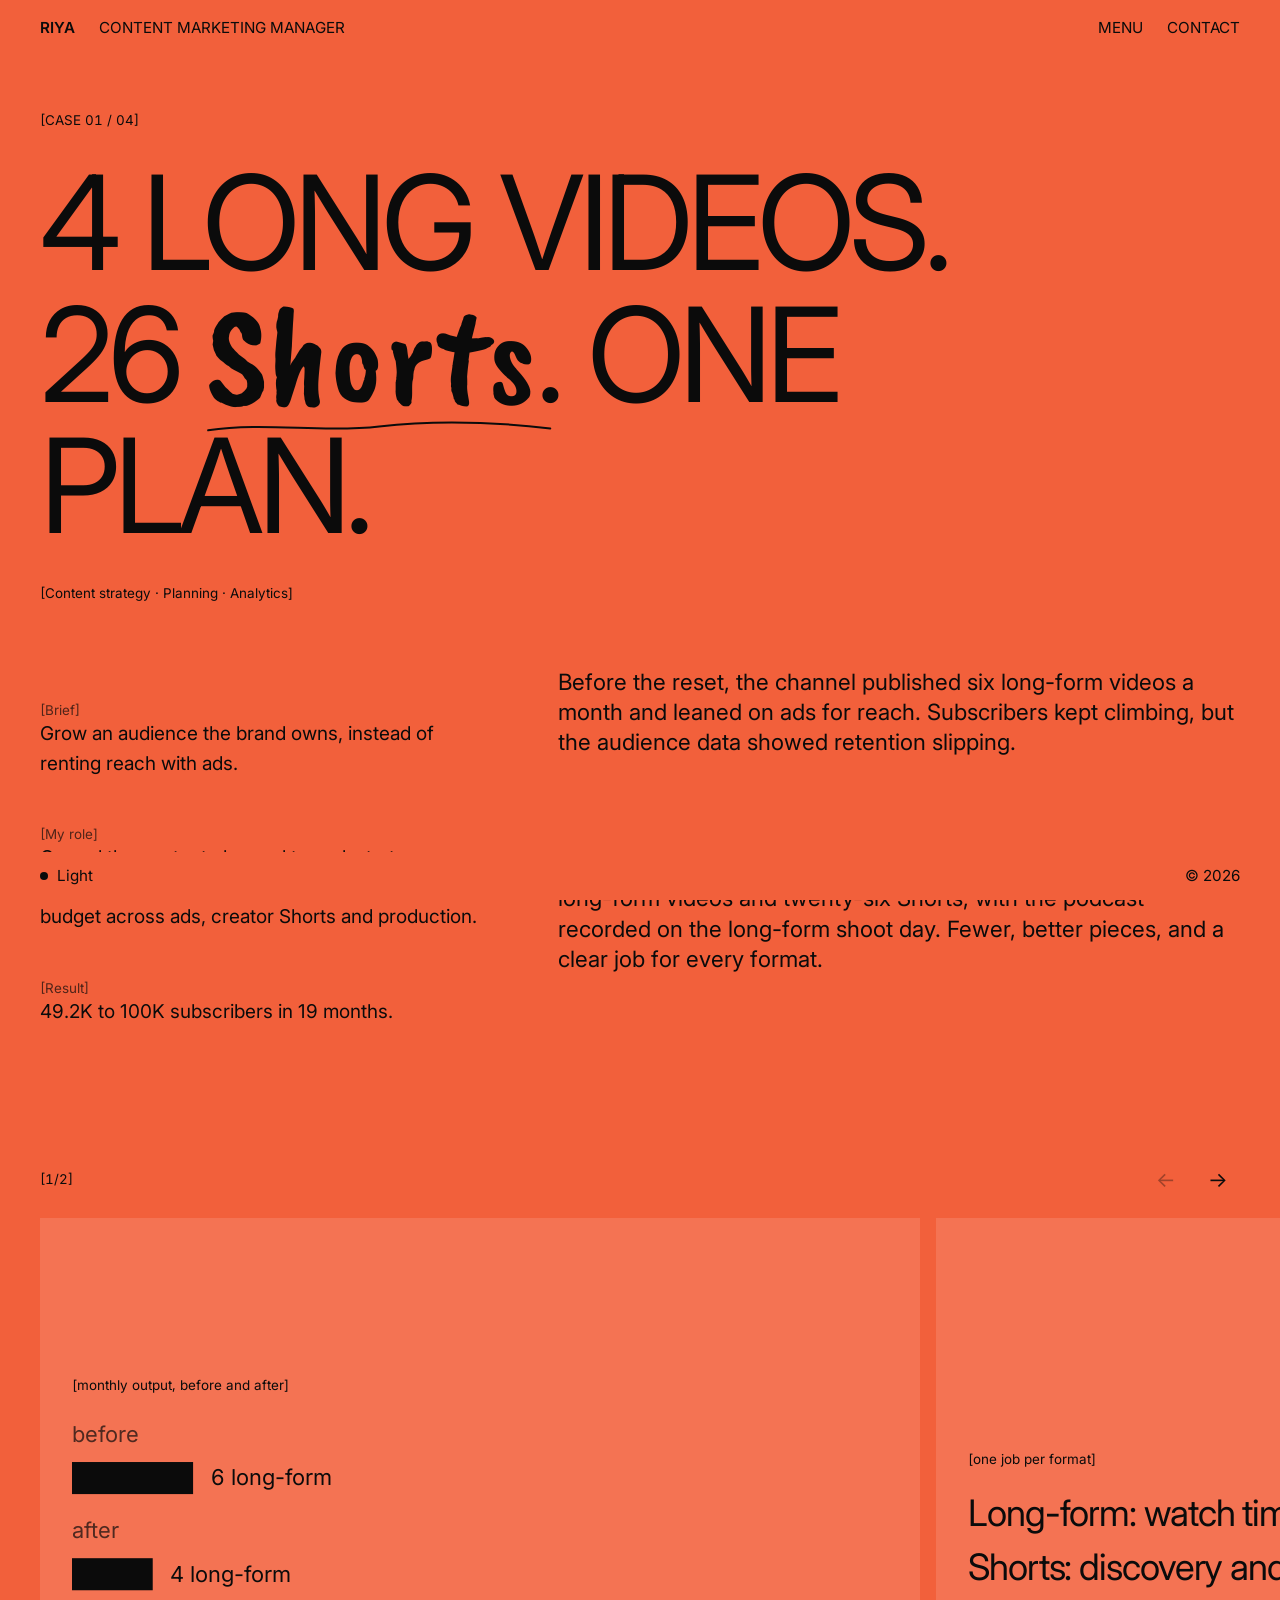
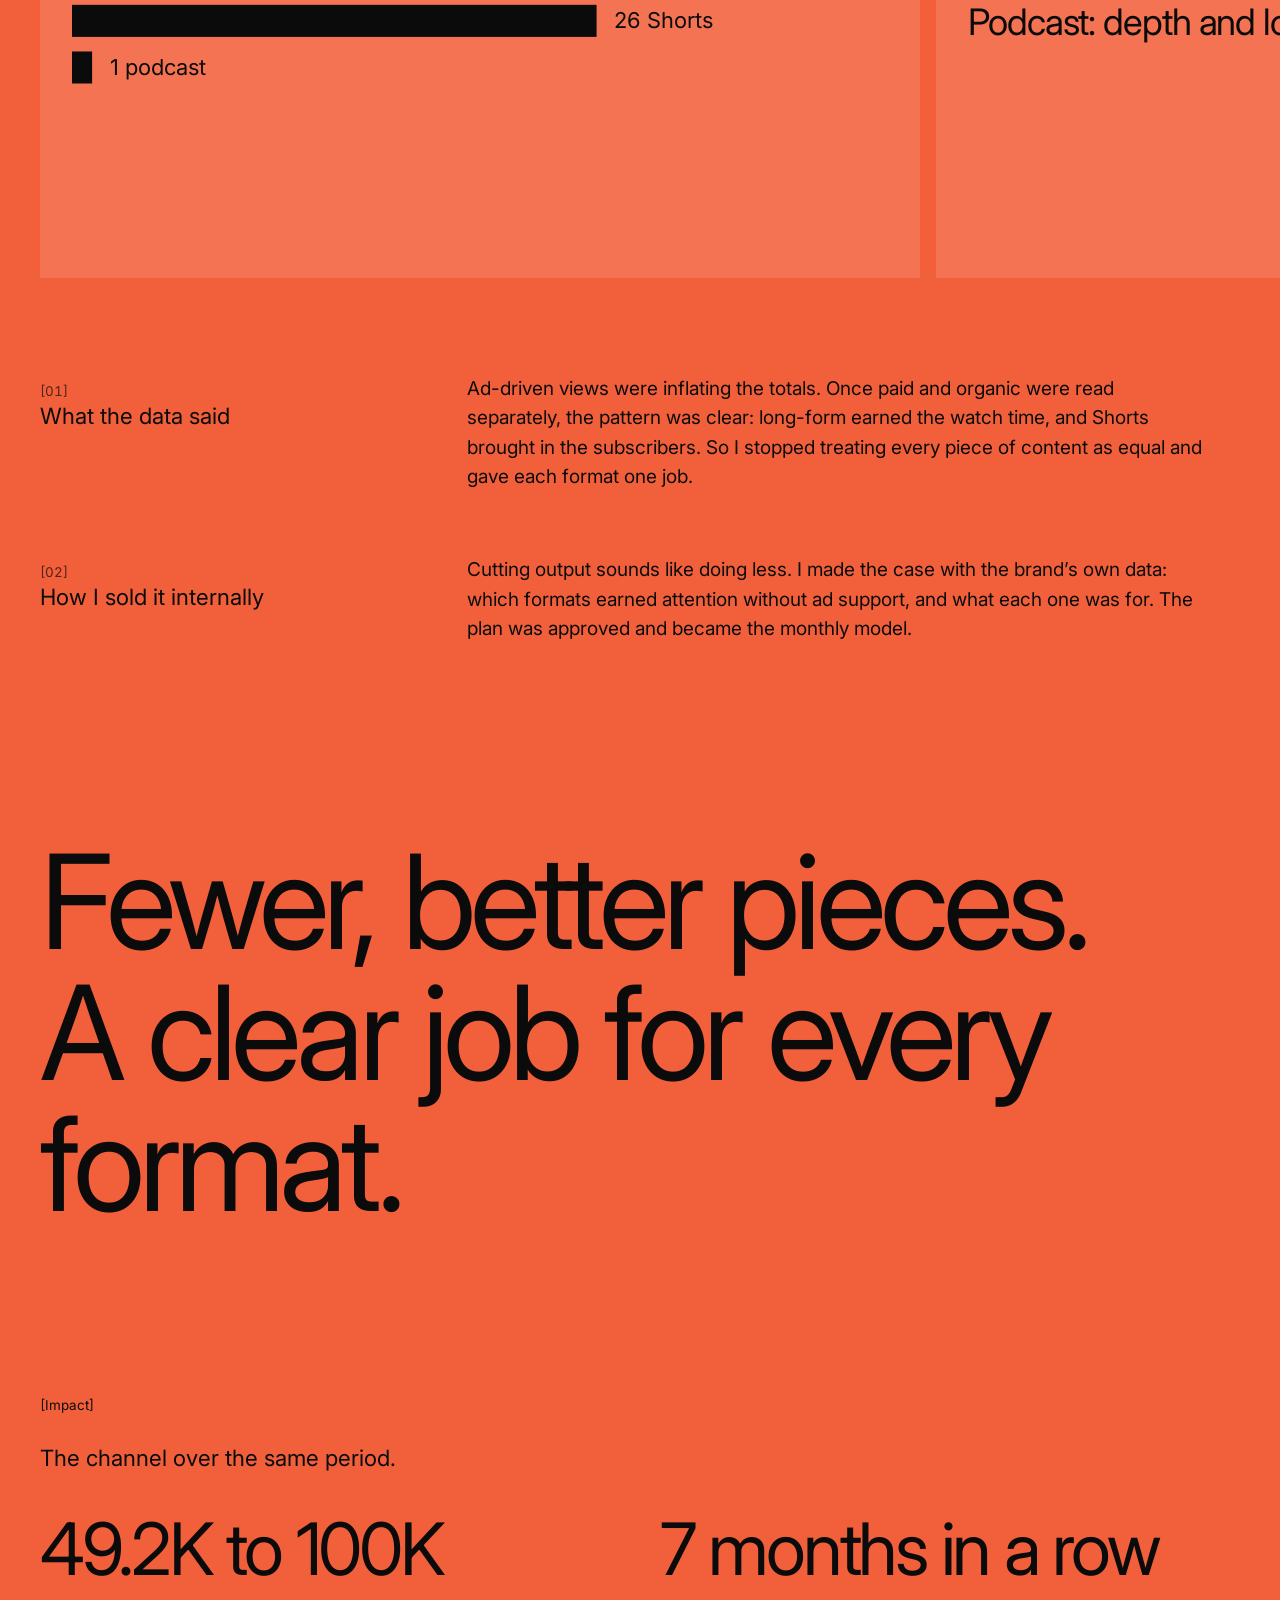
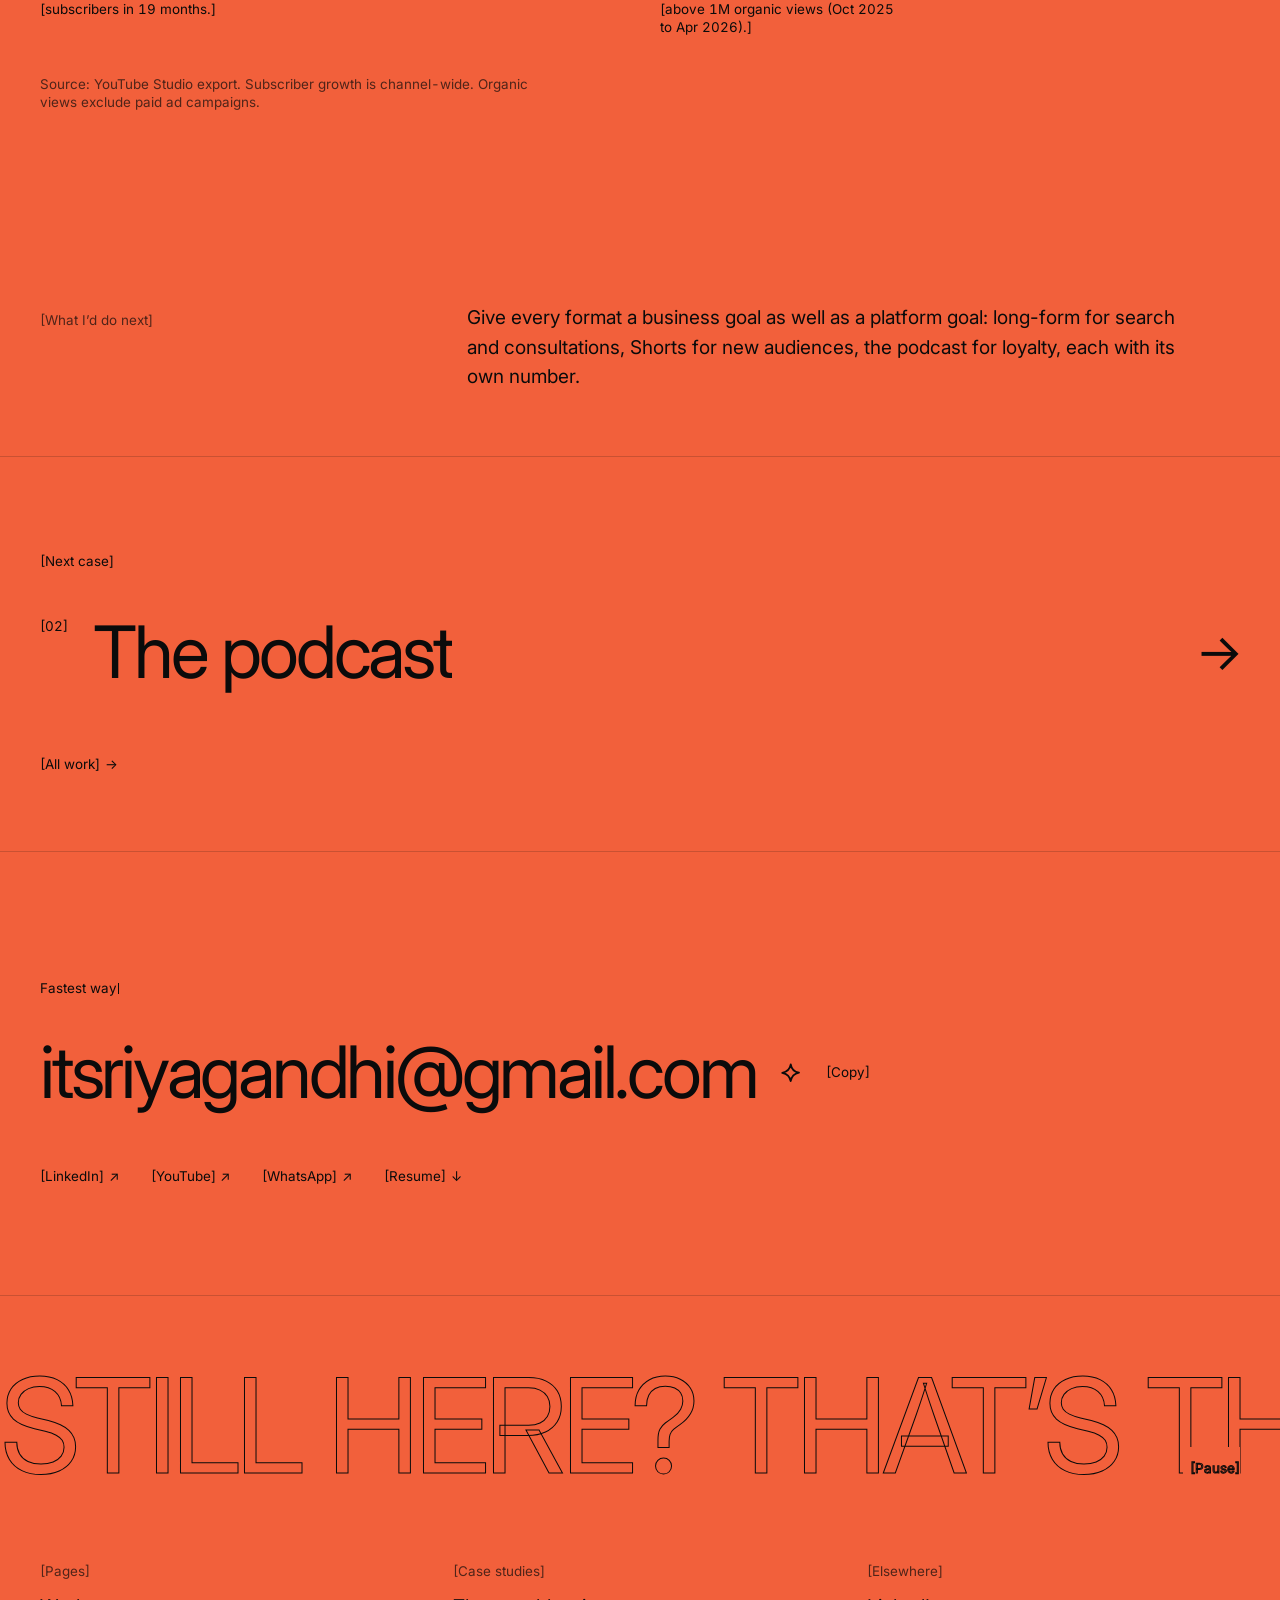
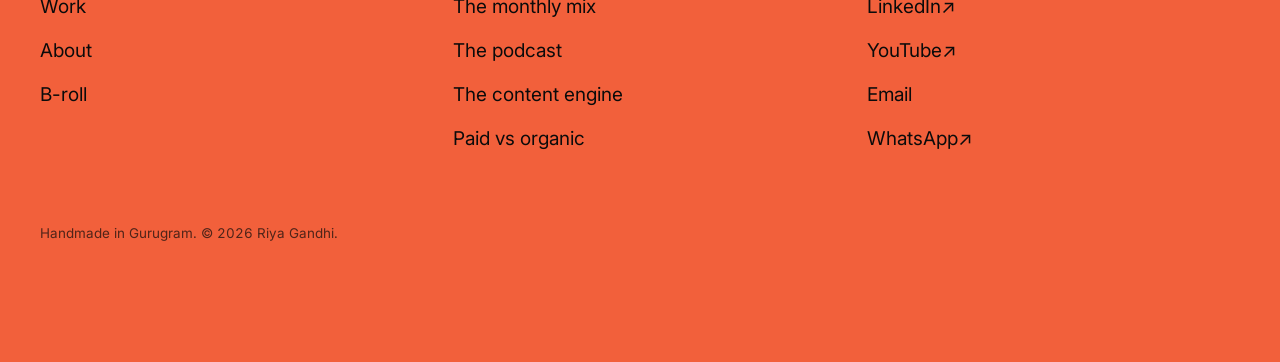
<file: case-monthly-mix.html>
<!DOCTYPE html>
<html lang="en-IN" data-mood="light" class="case" style="--case-bg:#F2603B;--case-ink:#0B0B0B;--case-muted:#502419;--case-line:rgba(11,11,11,.18);--case-panel:#F47353">
<head>
<meta charset="utf-8">
<meta name="viewport" content="width=device-width, initial-scale=1">
<title>The monthly mix | Riya Gandhi</title>
<meta name="description" content="How Riya Gandhi rebuilt a brand’s monthly content plan around long-form, Shorts and a podcast, guided by organic data.">
<meta name="theme-color" content="#F2603B">
<meta property="og:type" content="website">
<meta property="og:title" content="The monthly mix | Riya Gandhi">
<meta property="og:description" content="How Riya Gandhi rebuilt a brand’s monthly content plan around long-form, Shorts and a podcast, guided by organic data.">
<meta property="og:image" content="assets/og-image.jpg">
<meta property="og:image:width" content="1200">
<meta property="og:image:height" content="630">
<meta property="og:locale" content="en_IN">
<meta name="twitter:card" content="summary_large_image">
<meta name="twitter:title" content="The monthly mix | Riya Gandhi">
<meta name="twitter:description" content="How Riya Gandhi rebuilt a brand’s monthly content plan around long-form, Shorts and a podcast, guided by organic data.">
<meta name="twitter:image" content="assets/og-image.jpg">
<link rel="icon" href="assets/favicon.svg" type="image/svg+xml">
<script>(function(){var h=document.documentElement;h.classList.add('js');try{var m=localStorage.getItem('mood');if(m==='dark'||m==='paper'||m==='light'){h.setAttribute('data-mood',m)}}catch(e){}})()</script>
<link rel="preconnect" href="https://fonts.googleapis.com">
<link rel="preconnect" href="https://fonts.gstatic.com" crossorigin>
<link rel="stylesheet" href="https://fonts.googleapis.com/css2?family=Caveat+Brush&family=Inter:wght@400..700&display=swap">
<link rel="stylesheet" href="assets/css/styles.css">

</head>
<body>
<a class="skip" href="#main">Skip to content</a>
<header class="hdr">
  <div class="hdr__l">
    <a class="hdr__name" href="index.html">RIYA</a>
    <button class="hdr__role" type="button" aria-haspopup="dialog" aria-controls="about-panel" aria-expanded="false" aria-label="ABOUT ME"><span class="swap" aria-hidden="true"><span class="swap__a"><span class="l" style="--k:0">C</span><span class="l" style="--k:1">O</span><span class="l" style="--k:2">N</span><span class="l" style="--k:3">T</span><span class="l" style="--k:4">E</span><span class="l" style="--k:5">N</span><span class="l" style="--k:6">T</span><span class="l" style="--k:7">&nbsp;</span><span class="l" style="--k:8">M</span><span class="l" style="--k:9">A</span><span class="l" style="--k:10">R</span><span class="l" style="--k:11">K</span><span class="l" style="--k:12">E</span><span class="l" style="--k:13">T</span><span class="l" style="--k:14">I</span><span class="l" style="--k:15">N</span><span class="l" style="--k:16">G</span><span class="l" style="--k:17">&nbsp;</span><span class="l" style="--k:18">M</span><span class="l" style="--k:19">A</span><span class="l" style="--k:20">N</span><span class="l" style="--k:21">A</span><span class="l" style="--k:22">G</span><span class="l" style="--k:23">E</span><span class="l" style="--k:24">R</span></span><span class="swap__b"><span class="l" style="--k:0">A</span><span class="l" style="--k:1">B</span><span class="l" style="--k:2">O</span><span class="l" style="--k:3">U</span><span class="l" style="--k:4">T</span><span class="l" style="--k:5">&nbsp;</span><span class="l" style="--k:6">M</span><span class="l" style="--k:7">E</span></span></span></button>
  </div>
  <nav class="hdr__r" aria-label="MENU">
    <button class="hdr__menu" type="button" aria-haspopup="dialog" aria-controls="menu" aria-expanded="false">MENU</button>
    <a href="#say-hi">CONTACT</a>
  </nav>
</header>

<main id="main" tabindex="-1">
<section class="case-top wrap"><span class="tag">[CASE 01 / 04]</span><h1 class="case-title big" data-reveal><span>4 LONG VIDEOS. 26 <span class="nb"><span class="hand">Shorts<svg viewBox="0 0 100 12" preserveAspectRatio="none" aria-hidden="true"><path d="M2 8.5C18 4 34 10 50 6.5S84 4.5 98 7.5" fill="none" stroke="currentColor" stroke-width="2" stroke-linecap="round" vector-effect="non-scaling-stroke"/></svg></span>.</span> ONE PLAN.</span><span class="tag">[Content strategy · Planning · Analytics]</span></h1></section><section class="sec--tight wrap case-cols"><dl class="case-meta"><div><dt class="tag muted">[Brief]</dt><dd>Grow an audience the brand owns, instead of renting reach with ads.</dd></div><div><dt class="tag muted">[My role]</dt><dd>Owned the content plan end to end: strategy, scripts, shoot schedule, SEO, reporting, and the budget across ads, creator Shorts and production.</dd></div><div><dt class="tag muted">[Result]</dt><dd>49.2K to 100K subscribers in 19 months.</dd></div></dl><div class="case-intro lead"><p data-reveal style="--d:0ms">Before the reset, the channel published six long-form videos a month and leaned on ads for reach. Subscribers kept climbing, but the audience data showed retention slipping.</p><p data-reveal style="--d:40ms">I rebuilt the monthly plan around what the data rewarded: four long-form videos and twenty-six Shorts, with the podcast recorded on the long-form shoot day. Fewer, better pieces, and a clear job for every format.</p></div></section><section class="gal" aria-roledescription="carousel"><div class="gal__bar"><span class="gal__count tag" aria-live="polite">[1/2]</span><div class="gal__nav"><button class="gal__btn" type="button" data-prev><span aria-hidden="true">←</span><span class="vh">←</span></button><button class="gal__btn" type="button" data-next><span aria-hidden="true">→</span><span class="vh">→</span></button></div></div><div class="gal__track" tabindex="0"><figure class="gal__slide"><figure class="panelbox chart"><span class="tag">[monthly output, before and after]</span><svg viewBox="0 0 560 222" role="img" aria-label="monthly output, before and after"><text x="0" y="32" font-size="15" opacity=".7">before</text><rect x="0" y="46" width="83.1" height="22" fill="currentColor"/><text x="95.1" y="62" font-size="15">6 long-form</text><text x="0" y="98" font-size="15" opacity=".7">after</text><rect x="0" y="112" width="55.4" height="22" fill="currentColor"/><text x="67.4" y="128" font-size="15">4 long-form</text><rect x="0" y="144" width="360.0" height="22" fill="currentColor"/><text x="372.0" y="160" font-size="15">26 Shorts</text><rect x="0" y="176" width="13.8" height="22" fill="currentColor"/><text x="25.8" y="192" font-size="15">1 podcast</text></svg></figure></figure><figure class="gal__slide"><div class="panelbox card"><span class="tag">[one job per format]</span><ul><li>Long-form: watch time and trust.</li><li>Shorts: discovery and subscribers.</li><li>Podcast: depth and loyalty.</li></ul></div></figure></div></section><section class="sec wrap"><div class="csec" data-reveal><h3><span class="tag muted">[01]</span><br>What the data said</h3><div><p>Ad-driven views were inflating the totals. Once paid and organic were read separately, the pattern was clear: long-form earned the watch time, and Shorts brought in the subscribers. So I stopped treating every piece of content as equal and gave each format one job.</p></div></div><div class="csec" data-reveal><h3><span class="tag muted">[02]</span><br>How I sold it internally</h3><div><p>Cutting output sounds like doing less. I made the case with the brand’s own data: which formats earned attention without ad support, and what each one was for. The plan was approved and became the monthly model.</p></div></div></section><section class="pulline wrap"><p class="mega big" data-reveal>Fewer, better pieces. A clear job for every format.</p></section><section class="sec--tight wrap" aria-labelledby="imp-k"><span class="tag" id="imp-k">[Impact]</span><p class="lead" style="margin-top:var(--s3)">The channel over the same period.</p><div class="impact"><div data-reveal style="--d:0ms"><span class="impact__n"><span class="nb">49.2K to 100K</span></span><span class="impact__l tag">[subscribers in 19 months.]</span></div><div data-reveal style="--d:40ms"><span class="impact__n"><span class="nb">7</span> months in a row</span><span class="impact__l tag">[above 1M organic views (Oct 2025 to Apr 2026).]</span></div></div><p class="footnote tag muted">Source: YouTube Studio export. Subscriber growth is channel-wide. Organic views exclude paid ad campaigns.</p></section><section class="sec--tight wrap csec"><h3><span class="tag muted">[What I’d do next]</span></h3><p>Give every format a business goal as well as a platform goal: long-form for search and consultations, Shorts for new audiences, the podcast for loyalty, each with its own number.</p></section><section class="nextcase wrap"><span class="kicker tag">[Next case]</span><a class="row" href="case-podcast.html" aria-label="Case 02: The podcast" data-reveal style="--d:0ms"><span class="row__n tag" aria-hidden="true">[02]</span><span class="row__name"><span class="roll" aria-hidden="true"><span class="w"><span class="l" style="--k:0">T</span><span class="l" style="--k:1">h</span><span class="l" style="--k:2">e</span></span> <span class="w"><span class="l" style="--k:4">p</span><span class="l" style="--k:5">o</span><span class="l" style="--k:6">d</span><span class="l" style="--k:7">c</span><span class="l" style="--k:8">a</span><span class="l" style="--k:9">s</span><span class="l" style="--k:10">t</span></span></span></span> <span class="row__arrow" aria-hidden="true">→</span></a><p class="tag" style="margin-top:var(--s5)"><a class="btag " href="work.html">[All work] <span aria-hidden="true">→</span></a></p></section>
</main>
<section class="sayhi wrap" id="say-hi" aria-labelledby="sayhi-k">
  <p class="tag" id="sayhi-k"><span class="type" data-type>Fastest way to reach me is email.</span></p>
  <div class="sayhi__mail">
    <a class="row sayhi__link big" href="mailto:itsriyagandhi@gmail.com" aria-label="itsriyagandhi@gmail.com"><span class="roll" aria-hidden="true"><span class="w"><span class="l" style="--k:0">i</span><span class="l" style="--k:1">t</span><span class="l" style="--k:2">s</span><span class="l" style="--k:3">r</span><span class="l" style="--k:4">i</span><span class="l" style="--k:5">y</span><span class="l" style="--k:6">a</span><span class="l" style="--k:7">g</span><span class="l" style="--k:8">a</span><span class="l" style="--k:9">n</span><span class="l" style="--k:10">d</span><span class="l" style="--k:11">h</span><span class="l" style="--k:12">i</span><span class="l" style="--k:13">@</span><span class="l" style="--k:14"><wbr></span><span class="l" style="--k:15">g</span><span class="l" style="--k:16">m</span><span class="l" style="--k:17">a</span><span class="l" style="--k:18">i</span><span class="l" style="--k:19">l</span><span class="l" style="--k:20">.</span><span class="l" style="--k:21">c</span><span class="l" style="--k:22">o</span><span class="l" style="--k:23">m</span></span></span></a>
    <svg class="sayhi__star" viewBox="0 0 24 24" fill="none" stroke="currentColor" stroke-width="2" stroke-linecap="round" stroke-linejoin="round" aria-hidden="true"><path d="M12 2.6c.8 5.2 3.6 8.4 9.2 9.3c-5.4 1.1-8.3 4-9.3 9.5c-.9-5.4-3.8-8.3-9.4-9.3c5.5-1 8.5-4 9.5-9.5Z"/></svg>
    <button class="btag tag" type="button" data-copy="itsriyagandhi@gmail.com">[Copy]</button>
  </div>
  <div class="pills tag"><a class="btag " href="https://www.linkedin.com/in/itsriyagandhi" target="_blank" rel="noopener">[LinkedIn] <span aria-hidden="true">↗</span></a><a class="btag " href="https://www.youtube.com/@itsRiyaGandhi" target="_blank" rel="noopener">[YouTube] <span aria-hidden="true">↗</span></a><a class="btag " href="https://wa.me/917011743802" target="_blank" rel="noopener">[WhatsApp] <span aria-hidden="true">↗</span></a><a class="btag " href="assets/Riya_Gandhi_Resume.pdf" download>[Resume] <span aria-hidden="true">↓</span></a></div>
</section>
<footer class="ftr">
  <div class="marquee mega big outline"><div class="marquee__track"><span>STILL HERE? THAT’S THE WHOLE JOB.</span><span aria-hidden="true">STILL HERE? THAT’S THE WHOLE JOB.</span></div><button class="marquee__ctl btag tag" type="button" aria-pressed="false">[Pause]</button></div>
  <div class="wrap">
    <div class="ftr__cols"><div><span class="tag muted">[Pages]</span><ul><li><a href="work.html">Work</a></li><li><a href="about.html">About</a></li><li><a href="b-roll.html">B-roll</a></li></ul></div><div><span class="tag muted">[Case studies]</span><ul><li><a href="case-monthly-mix.html">The monthly mix</a></li><li><a href="case-podcast.html">The podcast</a></li><li><a href="case-content-engine.html">The content engine</a></li><li><a href="case-paid-vs-organic.html">Paid vs organic</a></li></ul></div><div><span class="tag muted">[Elsewhere]</span><ul><li><a href="https://www.linkedin.com/in/itsriyagandhi" target="_blank" rel="noopener">LinkedIn <span aria-hidden="true">↗</span></a></li><li><a href="https://www.youtube.com/@itsRiyaGandhi" target="_blank" rel="noopener">YouTube <span aria-hidden="true">↗</span></a></li><li><a href="mailto:itsriyagandhi@gmail.com">Email</a></li><li><a href="https://wa.me/917011743802" target="_blank" rel="noopener">WhatsApp <span aria-hidden="true">↗</span></a></li></ul></div></div>
    <p class="ftr__legal tag muted">Handmade in Gurugram. © 2026 Riya Gandhi.</p>
  </div>
</footer>

<div class="bar">
  <button class="mood" type="button" title="Change mood" aria-label="Mood: Light. Change mood"><span class="mood__dot" aria-hidden="true"></span><span class="mood__name">Light</span></button>
  <span>© 2026</span>
</div>

<div class="veil"></div>
<aside class="panel" id="about-panel" role="dialog" aria-modal="true" aria-label="ABOUT ME" tabindex="-1">
  <div class="panel__top"><span class="hdr__name">RIYA</span><button class="close" type="button" data-close>CLOSE ×</button></div>
  <p class="lead">I’m a content marketing manager in Gurugram, trained as a journalist at the Asian College of Journalism. I’ve written for Inc42, produced video for WION and CoinGape, run social for a real estate brand, and most recently owned a healthcare brand’s YouTube, podcast and creator content end to end. I plan around the audience, write for one person, and judge the work by what people actually did.</p>
  <p class="tag"><a class="btag" href="about.html">[Read the full story]</a></p>
  <div class="marquee big outline"><div class="marquee__track"><span>Clinikally · Inc42 Media · CoinGape News · WION · UniFit India · </span><span aria-hidden="true">Clinikally · Inc42 Media · CoinGape News · WION · UniFit India · </span></div></div>
</aside>

<div class="menu" id="menu" role="dialog" aria-modal="true" aria-label="MENU" tabindex="-1">
  <div class="menu__top"><span class="hdr__name">RIYA</span><button class="close" type="button" data-close>CLOSE ×</button></div>
  <nav class="menu__rows" aria-label="MENU"><div class="index"><a class="row" href="work.html"><span class="row__n tag" aria-hidden="true">[01]</span><span class="row__name"><span class="roll" aria-hidden="true"><span class="w"><span class="l" style="--k:0">W</span><span class="l" style="--k:1">o</span><span class="l" style="--k:2">r</span><span class="l" style="--k:3">k</span></span></span></span></a><a class="row" href="about.html"><span class="row__n tag" aria-hidden="true">[02]</span><span class="row__name"><span class="roll" aria-hidden="true"><span class="w"><span class="l" style="--k:0">A</span><span class="l" style="--k:1">b</span><span class="l" style="--k:2">o</span><span class="l" style="--k:3">u</span><span class="l" style="--k:4">t</span></span></span></span></a><a class="row" href="b-roll.html"><span class="row__n tag" aria-hidden="true">[03]</span><span class="row__name"><span class="roll" aria-hidden="true"><span class="w"><span class="l" style="--k:0">B</span><span class="l" style="--k:1">-</span><span class="l" style="--k:2">r</span><span class="l" style="--k:3">o</span><span class="l" style="--k:4">l</span><span class="l" style="--k:5">l</span></span></span></span></a><a class="row" href="case-monthly-mix.html"><span class="row__n tag" aria-hidden="true">[04]</span><span class="row__name"><span class="roll" aria-hidden="true"><span class="w"><span class="l" style="--k:0">T</span><span class="l" style="--k:1">h</span><span class="l" style="--k:2">e</span></span> <span class="w"><span class="l" style="--k:4">m</span><span class="l" style="--k:5">o</span><span class="l" style="--k:6">n</span><span class="l" style="--k:7">t</span><span class="l" style="--k:8">h</span><span class="l" style="--k:9">l</span><span class="l" style="--k:10">y</span></span> <span class="w"><span class="l" style="--k:12">m</span><span class="l" style="--k:13">i</span><span class="l" style="--k:14">x</span></span></span></span></a><a class="row" href="case-podcast.html"><span class="row__n tag" aria-hidden="true">[05]</span><span class="row__name"><span class="roll" aria-hidden="true"><span class="w"><span class="l" style="--k:0">T</span><span class="l" style="--k:1">h</span><span class="l" style="--k:2">e</span></span> <span class="w"><span class="l" style="--k:4">p</span><span class="l" style="--k:5">o</span><span class="l" style="--k:6">d</span><span class="l" style="--k:7">c</span><span class="l" style="--k:8">a</span><span class="l" style="--k:9">s</span><span class="l" style="--k:10">t</span></span></span></span></a><a class="row" href="case-content-engine.html"><span class="row__n tag" aria-hidden="true">[06]</span><span class="row__name"><span class="roll" aria-hidden="true"><span class="w"><span class="l" style="--k:0">T</span><span class="l" style="--k:1">h</span><span class="l" style="--k:2">e</span></span> <span class="w"><span class="l" style="--k:4">c</span><span class="l" style="--k:5">o</span><span class="l" style="--k:6">n</span><span class="l" style="--k:7">t</span><span class="l" style="--k:8">e</span><span class="l" style="--k:9">n</span><span class="l" style="--k:10">t</span></span> <span class="w"><span class="l" style="--k:12">e</span><span class="l" style="--k:13">n</span><span class="l" style="--k:14">g</span><span class="l" style="--k:15">i</span><span class="l" style="--k:16">n</span><span class="l" style="--k:17">e</span></span></span></span></a><a class="row" href="case-paid-vs-organic.html"><span class="row__n tag" aria-hidden="true">[07]</span><span class="row__name"><span class="roll" aria-hidden="true"><span class="w"><span class="l" style="--k:0">P</span><span class="l" style="--k:1">a</span><span class="l" style="--k:2">i</span><span class="l" style="--k:3">d</span></span> <span class="w"><span class="l" style="--k:5">v</span><span class="l" style="--k:6">s</span></span> <span class="w"><span class="l" style="--k:8">o</span><span class="l" style="--k:9">r</span><span class="l" style="--k:10">g</span><span class="l" style="--k:11">a</span><span class="l" style="--k:12">n</span><span class="l" style="--k:13">i</span><span class="l" style="--k:14">c</span></span></span></span></a></div></nav>
  <div class="menu__links tag"><a class="btag " href="https://www.linkedin.com/in/itsriyagandhi" target="_blank" rel="noopener">[LinkedIn] <span aria-hidden="true">↗</span></a><a class="btag " href="https://www.youtube.com/@itsRiyaGandhi" target="_blank" rel="noopener">[YouTube] <span aria-hidden="true">↗</span></a><a class="btag " href="mailto:itsriyagandhi@gmail.com">[Email]</a><a class="btag " href="https://wa.me/917011743802" target="_blank" rel="noopener">[WhatsApp] <span aria-hidden="true">↗</span></a></div>
</div>


<script src="assets/js/main.js" defer></script>
</body>
</html>
</file>
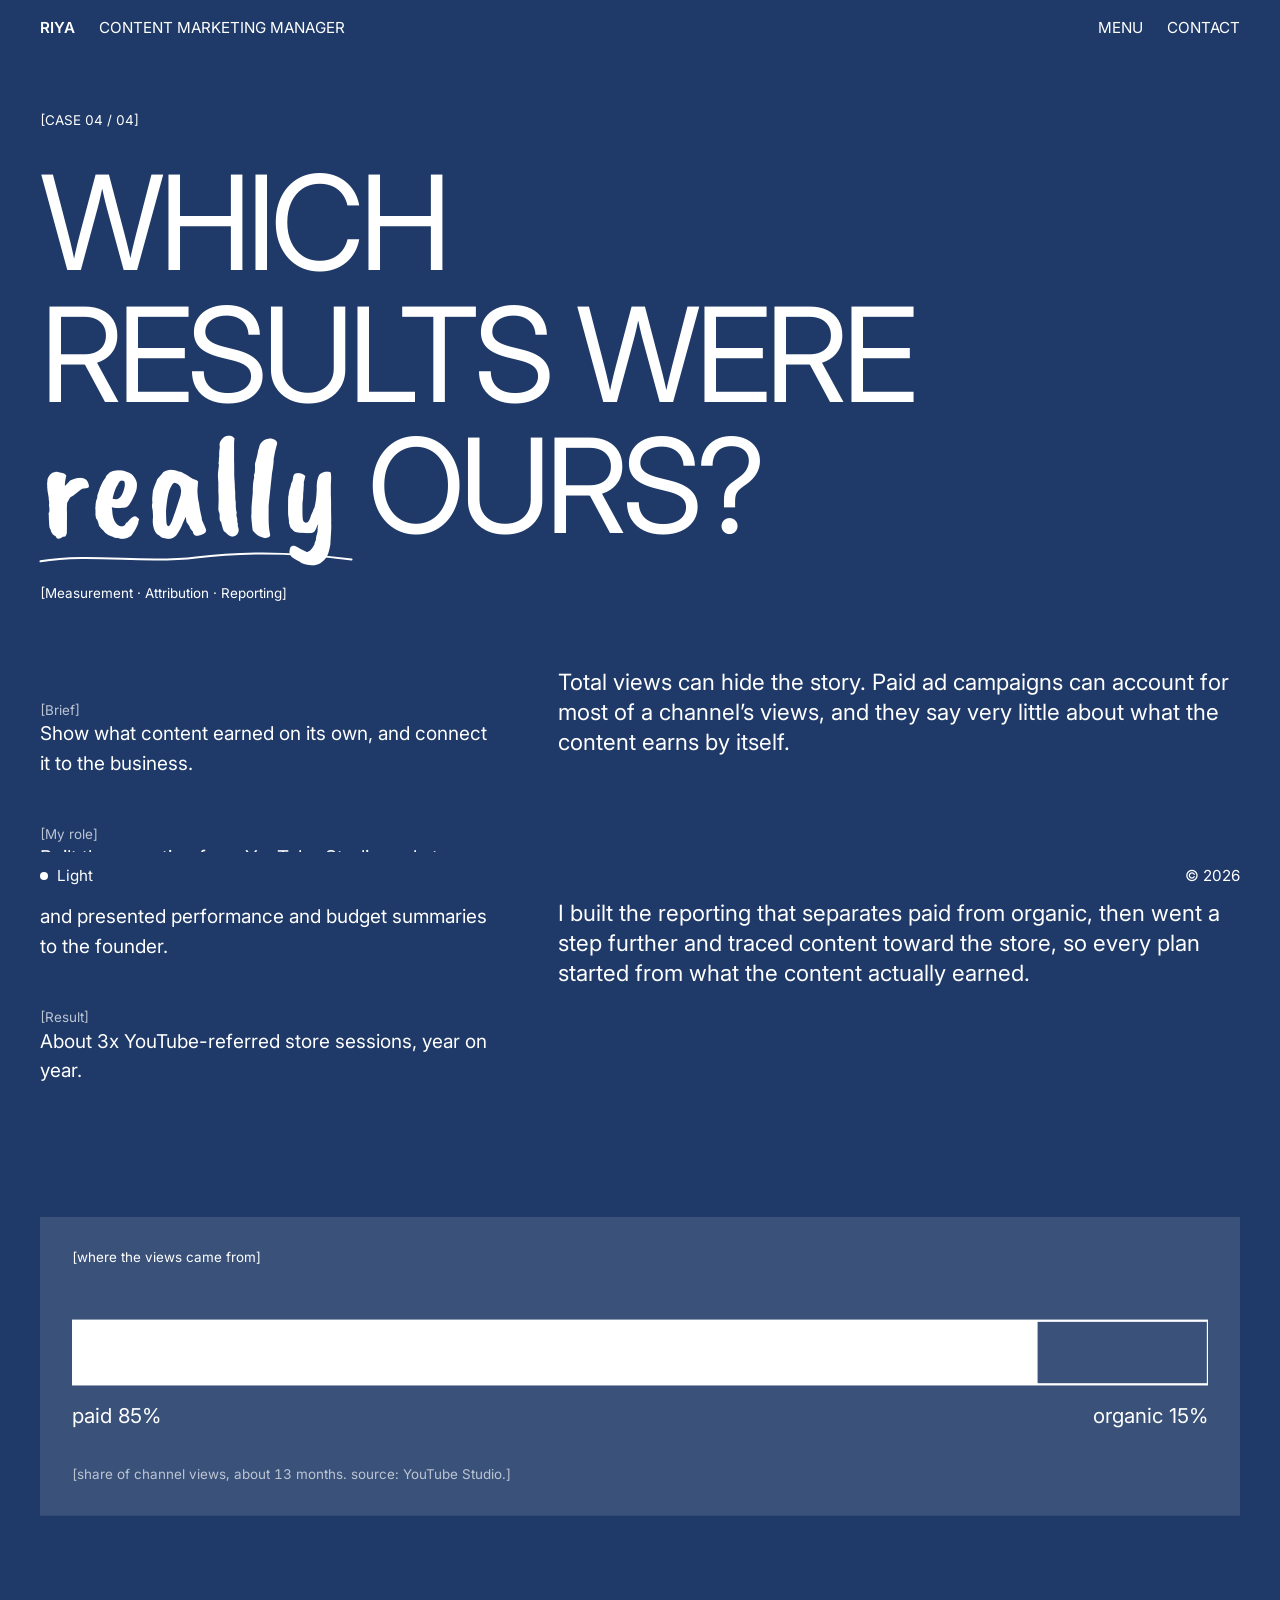
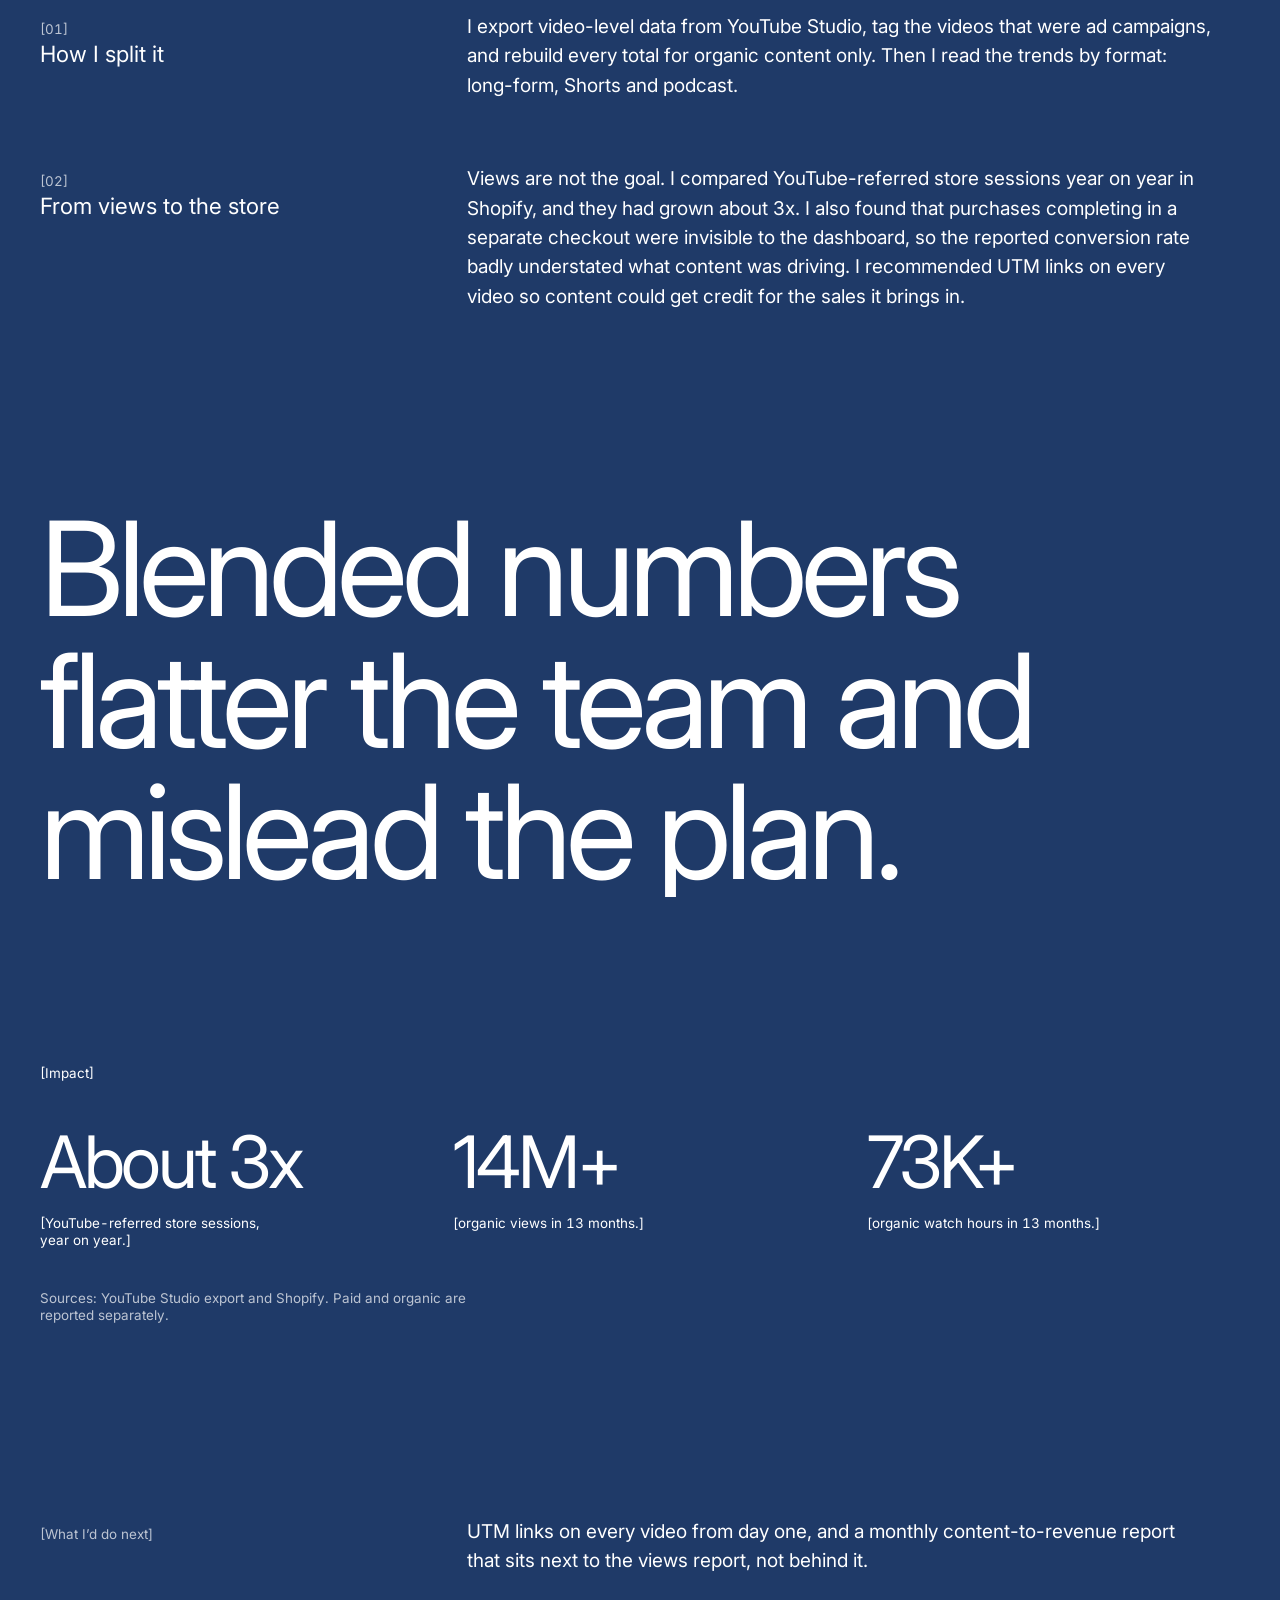
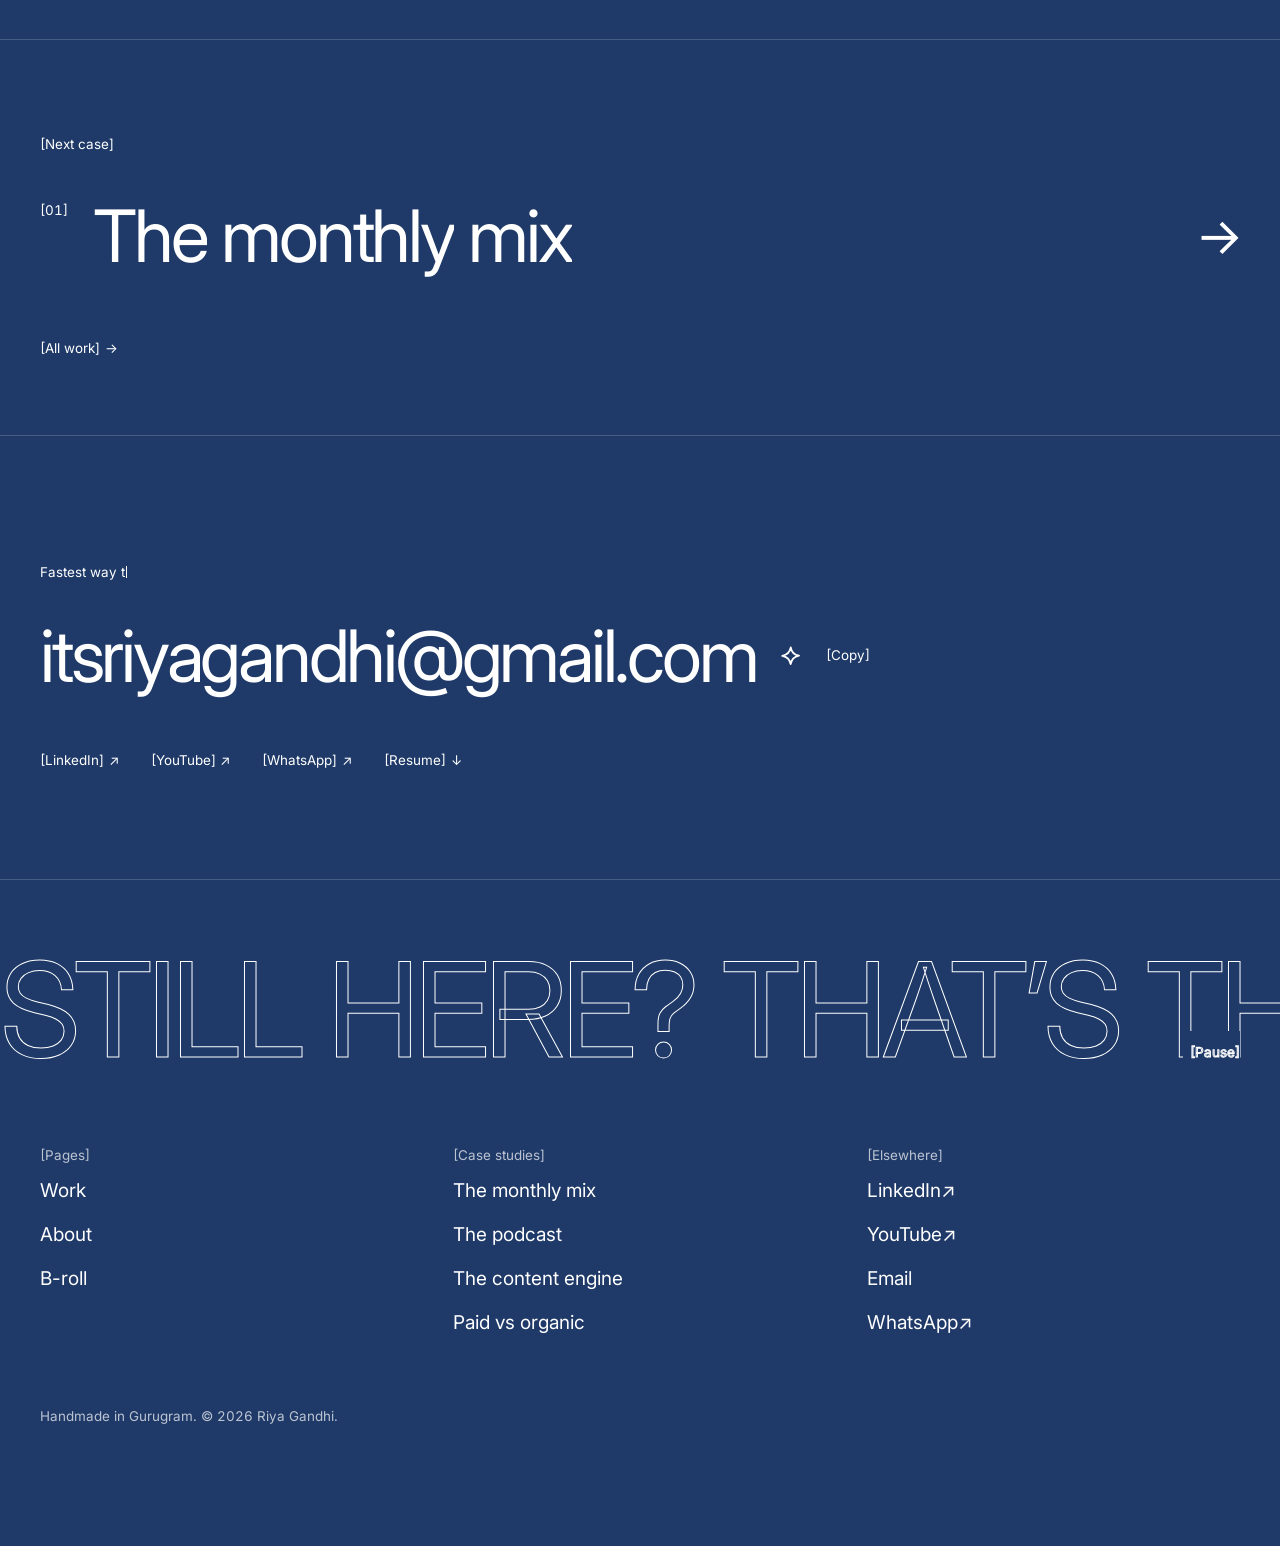
<file: case-paid-vs-organic.html>
<!DOCTYPE html>
<html lang="en-IN" data-mood="light" class="case" style="--case-bg:#1F3A68;--case-ink:#FFFFFF;--case-muted:#BCC4D2;--case-line:rgba(255,255,255,.18);--case-panel:#3A527A">
<head>
<meta charset="utf-8">
<meta name="viewport" content="width=device-width, initial-scale=1">
<title>Paid vs organic | Riya Gandhi</title>
<meta name="description" content="How Riya Gandhi separated paid from organic results and pushed content attribution toward store traffic.">
<meta name="theme-color" content="#1F3A68">
<meta property="og:type" content="website">
<meta property="og:title" content="Paid vs organic | Riya Gandhi">
<meta property="og:description" content="How Riya Gandhi separated paid from organic results and pushed content attribution toward store traffic.">
<meta property="og:image" content="assets/og-image.jpg">
<meta property="og:image:width" content="1200">
<meta property="og:image:height" content="630">
<meta property="og:locale" content="en_IN">
<meta name="twitter:card" content="summary_large_image">
<meta name="twitter:title" content="Paid vs organic | Riya Gandhi">
<meta name="twitter:description" content="How Riya Gandhi separated paid from organic results and pushed content attribution toward store traffic.">
<meta name="twitter:image" content="assets/og-image.jpg">
<link rel="icon" href="assets/favicon.svg" type="image/svg+xml">
<script>(function(){var h=document.documentElement;h.classList.add('js');try{var m=localStorage.getItem('mood');if(m==='dark'||m==='paper'||m==='light'){h.setAttribute('data-mood',m)}}catch(e){}})()</script>
<link rel="preconnect" href="https://fonts.googleapis.com">
<link rel="preconnect" href="https://fonts.gstatic.com" crossorigin>
<link rel="stylesheet" href="https://fonts.googleapis.com/css2?family=Caveat+Brush&family=Inter:wght@400..700&display=swap">
<link rel="stylesheet" href="assets/css/styles.css">

</head>
<body>
<a class="skip" href="#main">Skip to content</a>
<header class="hdr">
  <div class="hdr__l">
    <a class="hdr__name" href="index.html">RIYA</a>
    <button class="hdr__role" type="button" aria-haspopup="dialog" aria-controls="about-panel" aria-expanded="false" aria-label="ABOUT ME"><span class="swap" aria-hidden="true"><span class="swap__a"><span class="l" style="--k:0">C</span><span class="l" style="--k:1">O</span><span class="l" style="--k:2">N</span><span class="l" style="--k:3">T</span><span class="l" style="--k:4">E</span><span class="l" style="--k:5">N</span><span class="l" style="--k:6">T</span><span class="l" style="--k:7">&nbsp;</span><span class="l" style="--k:8">M</span><span class="l" style="--k:9">A</span><span class="l" style="--k:10">R</span><span class="l" style="--k:11">K</span><span class="l" style="--k:12">E</span><span class="l" style="--k:13">T</span><span class="l" style="--k:14">I</span><span class="l" style="--k:15">N</span><span class="l" style="--k:16">G</span><span class="l" style="--k:17">&nbsp;</span><span class="l" style="--k:18">M</span><span class="l" style="--k:19">A</span><span class="l" style="--k:20">N</span><span class="l" style="--k:21">A</span><span class="l" style="--k:22">G</span><span class="l" style="--k:23">E</span><span class="l" style="--k:24">R</span></span><span class="swap__b"><span class="l" style="--k:0">A</span><span class="l" style="--k:1">B</span><span class="l" style="--k:2">O</span><span class="l" style="--k:3">U</span><span class="l" style="--k:4">T</span><span class="l" style="--k:5">&nbsp;</span><span class="l" style="--k:6">M</span><span class="l" style="--k:7">E</span></span></span></button>
  </div>
  <nav class="hdr__r" aria-label="MENU">
    <button class="hdr__menu" type="button" aria-haspopup="dialog" aria-controls="menu" aria-expanded="false">MENU</button>
    <a href="#say-hi">CONTACT</a>
  </nav>
</header>

<main id="main" tabindex="-1">
<section class="case-top wrap"><span class="tag">[CASE 04 / 04]</span><h1 class="case-title big" data-reveal><span>WHICH RESULTS WERE <span class="nb"><span class="hand">really<svg viewBox="0 0 100 12" preserveAspectRatio="none" aria-hidden="true"><path d="M2 8.5C18 4 34 10 50 6.5S84 4.5 98 7.5" fill="none" stroke="currentColor" stroke-width="2" stroke-linecap="round" vector-effect="non-scaling-stroke"/></svg></span></span> OURS?</span><span class="tag">[Measurement · Attribution · Reporting]</span></h1></section><section class="sec--tight wrap case-cols"><dl class="case-meta"><div><dt class="tag muted">[Brief]</dt><dd>Show what content earned on its own, and connect it to the business.</dd></div><div><dt class="tag muted">[My role]</dt><dd>Built the reporting from YouTube Studio and store data, set the measurement rules the plan ran on, and presented performance and budget summaries to the founder.</dd></div><div><dt class="tag muted">[Result]</dt><dd>About 3x YouTube-referred store sessions, year on year.</dd></div></dl><div class="case-intro lead"><p data-reveal style="--d:0ms">Total views can hide the story. Paid ad campaigns can account for most of a channel’s views, and they say very little about what the content earns by itself.</p><p data-reveal style="--d:40ms">I built the reporting that separates paid from organic, then went a step further and traced content toward the store, so every plan started from what the content actually earned.</p></div></section><section class="wrap" data-reveal><figure class="panelbox single"><span class="tag">[where the views came from]</span><svg class="bar-fig" viewBox="0 0 1000 120" role="img" aria-label="paid 85%, organic 15%" width="1000" height="120" style="width:100%;height:auto"><rect x="0" y="20" width="1000" height="56" fill="none" stroke="currentColor" stroke-width="2"/><rect x="0" y="20" width="850" height="56" fill="currentColor"/><text x="0" y="110" font-size="18" fill="currentColor" font-family="Inter, Arial, sans-serif">paid 85%</text><text x="1000" y="110" font-size="18" fill="currentColor" text-anchor="end" font-family="Inter, Arial, sans-serif">organic 15%</text></svg><figcaption class="tag muted">[share of channel views, about 13 months. source: YouTube Studio.]</figcaption></figure></section><section class="sec wrap"><div class="csec" data-reveal><h3><span class="tag muted">[01]</span><br>How I split it</h3><div><p>I export video-level data from YouTube Studio, tag the videos that were ad campaigns, and rebuild every total for organic content only. Then I read the trends by format: long-form, Shorts and podcast.</p></div></div><div class="csec" data-reveal><h3><span class="tag muted">[02]</span><br>From views to the store</h3><div><p>Views are not the goal. I compared YouTube-referred store sessions year on year in Shopify, and they had grown about 3x. I also found that purchases completing in a separate checkout were invisible to the dashboard, so the reported conversion rate badly understated what content was driving. I recommended UTM links on every video so content could get credit for the sales it brings in.</p></div></div></section><section class="pulline wrap"><p class="mega big" data-reveal>Blended numbers flatter the team and mislead the plan.</p></section><section class="sec--tight wrap" aria-labelledby="imp-k"><span class="tag" id="imp-k">[Impact]</span><div class="impact"><div data-reveal style="--d:0ms"><span class="impact__n"><span class="nb">About 3x</span></span><span class="impact__l tag">[YouTube-referred store sessions, year on year.]</span></div><div data-reveal style="--d:40ms"><span class="impact__n"><span class="nb">14M+</span></span><span class="impact__l tag">[organic views in 13 months.]</span></div><div data-reveal style="--d:80ms"><span class="impact__n"><span class="nb">73K+</span></span><span class="impact__l tag">[organic watch hours in 13 months.]</span></div></div><p class="footnote tag muted">Sources: YouTube Studio export and Shopify. Paid and organic are reported separately.</p></section><section class="sec--tight wrap csec"><h3><span class="tag muted">[What I’d do next]</span></h3><p>UTM links on every video from day one, and a monthly content-to-revenue report that sits next to the views report, not behind it.</p></section><section class="nextcase wrap"><span class="kicker tag">[Next case]</span><a class="row" href="case-monthly-mix.html" aria-label="Case 01: The monthly mix" data-reveal style="--d:0ms"><span class="row__n tag" aria-hidden="true">[01]</span><span class="row__name"><span class="roll" aria-hidden="true"><span class="w"><span class="l" style="--k:0">T</span><span class="l" style="--k:1">h</span><span class="l" style="--k:2">e</span></span> <span class="w"><span class="l" style="--k:4">m</span><span class="l" style="--k:5">o</span><span class="l" style="--k:6">n</span><span class="l" style="--k:7">t</span><span class="l" style="--k:8">h</span><span class="l" style="--k:9">l</span><span class="l" style="--k:10">y</span></span> <span class="w"><span class="l" style="--k:12">m</span><span class="l" style="--k:13">i</span><span class="l" style="--k:14">x</span></span></span></span> <span class="row__arrow" aria-hidden="true">→</span></a><p class="tag" style="margin-top:var(--s5)"><a class="btag " href="work.html">[All work] <span aria-hidden="true">→</span></a></p></section>
</main>
<section class="sayhi wrap" id="say-hi" aria-labelledby="sayhi-k">
  <p class="tag" id="sayhi-k"><span class="type" data-type>Fastest way to reach me is email.</span></p>
  <div class="sayhi__mail">
    <a class="row sayhi__link big" href="mailto:itsriyagandhi@gmail.com" aria-label="itsriyagandhi@gmail.com"><span class="roll" aria-hidden="true"><span class="w"><span class="l" style="--k:0">i</span><span class="l" style="--k:1">t</span><span class="l" style="--k:2">s</span><span class="l" style="--k:3">r</span><span class="l" style="--k:4">i</span><span class="l" style="--k:5">y</span><span class="l" style="--k:6">a</span><span class="l" style="--k:7">g</span><span class="l" style="--k:8">a</span><span class="l" style="--k:9">n</span><span class="l" style="--k:10">d</span><span class="l" style="--k:11">h</span><span class="l" style="--k:12">i</span><span class="l" style="--k:13">@</span><span class="l" style="--k:14"><wbr></span><span class="l" style="--k:15">g</span><span class="l" style="--k:16">m</span><span class="l" style="--k:17">a</span><span class="l" style="--k:18">i</span><span class="l" style="--k:19">l</span><span class="l" style="--k:20">.</span><span class="l" style="--k:21">c</span><span class="l" style="--k:22">o</span><span class="l" style="--k:23">m</span></span></span></a>
    <svg class="sayhi__star" viewBox="0 0 24 24" fill="none" stroke="currentColor" stroke-width="2" stroke-linecap="round" stroke-linejoin="round" aria-hidden="true"><path d="M12 2.6c.8 5.2 3.6 8.4 9.2 9.3c-5.4 1.1-8.3 4-9.3 9.5c-.9-5.4-3.8-8.3-9.4-9.3c5.5-1 8.5-4 9.5-9.5Z"/></svg>
    <button class="btag tag" type="button" data-copy="itsriyagandhi@gmail.com">[Copy]</button>
  </div>
  <div class="pills tag"><a class="btag " href="https://www.linkedin.com/in/itsriyagandhi" target="_blank" rel="noopener">[LinkedIn] <span aria-hidden="true">↗</span></a><a class="btag " href="https://www.youtube.com/@itsRiyaGandhi" target="_blank" rel="noopener">[YouTube] <span aria-hidden="true">↗</span></a><a class="btag " href="https://wa.me/917011743802" target="_blank" rel="noopener">[WhatsApp] <span aria-hidden="true">↗</span></a><a class="btag " href="assets/Riya_Gandhi_Resume.pdf" download>[Resume] <span aria-hidden="true">↓</span></a></div>
</section>
<footer class="ftr">
  <div class="marquee mega big outline"><div class="marquee__track"><span>STILL HERE? THAT’S THE WHOLE JOB.</span><span aria-hidden="true">STILL HERE? THAT’S THE WHOLE JOB.</span></div><button class="marquee__ctl btag tag" type="button" aria-pressed="false">[Pause]</button></div>
  <div class="wrap">
    <div class="ftr__cols"><div><span class="tag muted">[Pages]</span><ul><li><a href="work.html">Work</a></li><li><a href="about.html">About</a></li><li><a href="b-roll.html">B-roll</a></li></ul></div><div><span class="tag muted">[Case studies]</span><ul><li><a href="case-monthly-mix.html">The monthly mix</a></li><li><a href="case-podcast.html">The podcast</a></li><li><a href="case-content-engine.html">The content engine</a></li><li><a href="case-paid-vs-organic.html">Paid vs organic</a></li></ul></div><div><span class="tag muted">[Elsewhere]</span><ul><li><a href="https://www.linkedin.com/in/itsriyagandhi" target="_blank" rel="noopener">LinkedIn <span aria-hidden="true">↗</span></a></li><li><a href="https://www.youtube.com/@itsRiyaGandhi" target="_blank" rel="noopener">YouTube <span aria-hidden="true">↗</span></a></li><li><a href="mailto:itsriyagandhi@gmail.com">Email</a></li><li><a href="https://wa.me/917011743802" target="_blank" rel="noopener">WhatsApp <span aria-hidden="true">↗</span></a></li></ul></div></div>
    <p class="ftr__legal tag muted">Handmade in Gurugram. © 2026 Riya Gandhi.</p>
  </div>
</footer>

<div class="bar">
  <button class="mood" type="button" title="Change mood" aria-label="Mood: Light. Change mood"><span class="mood__dot" aria-hidden="true"></span><span class="mood__name">Light</span></button>
  <span>© 2026</span>
</div>

<div class="veil"></div>
<aside class="panel" id="about-panel" role="dialog" aria-modal="true" aria-label="ABOUT ME" tabindex="-1">
  <div class="panel__top"><span class="hdr__name">RIYA</span><button class="close" type="button" data-close>CLOSE ×</button></div>
  <p class="lead">I’m a content marketing manager in Gurugram, trained as a journalist at the Asian College of Journalism. I’ve written for Inc42, produced video for WION and CoinGape, run social for a real estate brand, and most recently owned a healthcare brand’s YouTube, podcast and creator content end to end. I plan around the audience, write for one person, and judge the work by what people actually did.</p>
  <p class="tag"><a class="btag" href="about.html">[Read the full story]</a></p>
  <div class="marquee big outline"><div class="marquee__track"><span>Clinikally · Inc42 Media · CoinGape News · WION · UniFit India · </span><span aria-hidden="true">Clinikally · Inc42 Media · CoinGape News · WION · UniFit India · </span></div></div>
</aside>

<div class="menu" id="menu" role="dialog" aria-modal="true" aria-label="MENU" tabindex="-1">
  <div class="menu__top"><span class="hdr__name">RIYA</span><button class="close" type="button" data-close>CLOSE ×</button></div>
  <nav class="menu__rows" aria-label="MENU"><div class="index"><a class="row" href="work.html"><span class="row__n tag" aria-hidden="true">[01]</span><span class="row__name"><span class="roll" aria-hidden="true"><span class="w"><span class="l" style="--k:0">W</span><span class="l" style="--k:1">o</span><span class="l" style="--k:2">r</span><span class="l" style="--k:3">k</span></span></span></span></a><a class="row" href="about.html"><span class="row__n tag" aria-hidden="true">[02]</span><span class="row__name"><span class="roll" aria-hidden="true"><span class="w"><span class="l" style="--k:0">A</span><span class="l" style="--k:1">b</span><span class="l" style="--k:2">o</span><span class="l" style="--k:3">u</span><span class="l" style="--k:4">t</span></span></span></span></a><a class="row" href="b-roll.html"><span class="row__n tag" aria-hidden="true">[03]</span><span class="row__name"><span class="roll" aria-hidden="true"><span class="w"><span class="l" style="--k:0">B</span><span class="l" style="--k:1">-</span><span class="l" style="--k:2">r</span><span class="l" style="--k:3">o</span><span class="l" style="--k:4">l</span><span class="l" style="--k:5">l</span></span></span></span></a><a class="row" href="case-monthly-mix.html"><span class="row__n tag" aria-hidden="true">[04]</span><span class="row__name"><span class="roll" aria-hidden="true"><span class="w"><span class="l" style="--k:0">T</span><span class="l" style="--k:1">h</span><span class="l" style="--k:2">e</span></span> <span class="w"><span class="l" style="--k:4">m</span><span class="l" style="--k:5">o</span><span class="l" style="--k:6">n</span><span class="l" style="--k:7">t</span><span class="l" style="--k:8">h</span><span class="l" style="--k:9">l</span><span class="l" style="--k:10">y</span></span> <span class="w"><span class="l" style="--k:12">m</span><span class="l" style="--k:13">i</span><span class="l" style="--k:14">x</span></span></span></span></a><a class="row" href="case-podcast.html"><span class="row__n tag" aria-hidden="true">[05]</span><span class="row__name"><span class="roll" aria-hidden="true"><span class="w"><span class="l" style="--k:0">T</span><span class="l" style="--k:1">h</span><span class="l" style="--k:2">e</span></span> <span class="w"><span class="l" style="--k:4">p</span><span class="l" style="--k:5">o</span><span class="l" style="--k:6">d</span><span class="l" style="--k:7">c</span><span class="l" style="--k:8">a</span><span class="l" style="--k:9">s</span><span class="l" style="--k:10">t</span></span></span></span></a><a class="row" href="case-content-engine.html"><span class="row__n tag" aria-hidden="true">[06]</span><span class="row__name"><span class="roll" aria-hidden="true"><span class="w"><span class="l" style="--k:0">T</span><span class="l" style="--k:1">h</span><span class="l" style="--k:2">e</span></span> <span class="w"><span class="l" style="--k:4">c</span><span class="l" style="--k:5">o</span><span class="l" style="--k:6">n</span><span class="l" style="--k:7">t</span><span class="l" style="--k:8">e</span><span class="l" style="--k:9">n</span><span class="l" style="--k:10">t</span></span> <span class="w"><span class="l" style="--k:12">e</span><span class="l" style="--k:13">n</span><span class="l" style="--k:14">g</span><span class="l" style="--k:15">i</span><span class="l" style="--k:16">n</span><span class="l" style="--k:17">e</span></span></span></span></a><a class="row" href="case-paid-vs-organic.html"><span class="row__n tag" aria-hidden="true">[07]</span><span class="row__name"><span class="roll" aria-hidden="true"><span class="w"><span class="l" style="--k:0">P</span><span class="l" style="--k:1">a</span><span class="l" style="--k:2">i</span><span class="l" style="--k:3">d</span></span> <span class="w"><span class="l" style="--k:5">v</span><span class="l" style="--k:6">s</span></span> <span class="w"><span class="l" style="--k:8">o</span><span class="l" style="--k:9">r</span><span class="l" style="--k:10">g</span><span class="l" style="--k:11">a</span><span class="l" style="--k:12">n</span><span class="l" style="--k:13">i</span><span class="l" style="--k:14">c</span></span></span></span></a></div></nav>
  <div class="menu__links tag"><a class="btag " href="https://www.linkedin.com/in/itsriyagandhi" target="_blank" rel="noopener">[LinkedIn] <span aria-hidden="true">↗</span></a><a class="btag " href="https://www.youtube.com/@itsRiyaGandhi" target="_blank" rel="noopener">[YouTube] <span aria-hidden="true">↗</span></a><a class="btag " href="mailto:itsriyagandhi@gmail.com">[Email]</a><a class="btag " href="https://wa.me/917011743802" target="_blank" rel="noopener">[WhatsApp] <span aria-hidden="true">↗</span></a></div>
</div>


<script src="assets/js/main.js" defer></script>
</body>
</html>
</file>
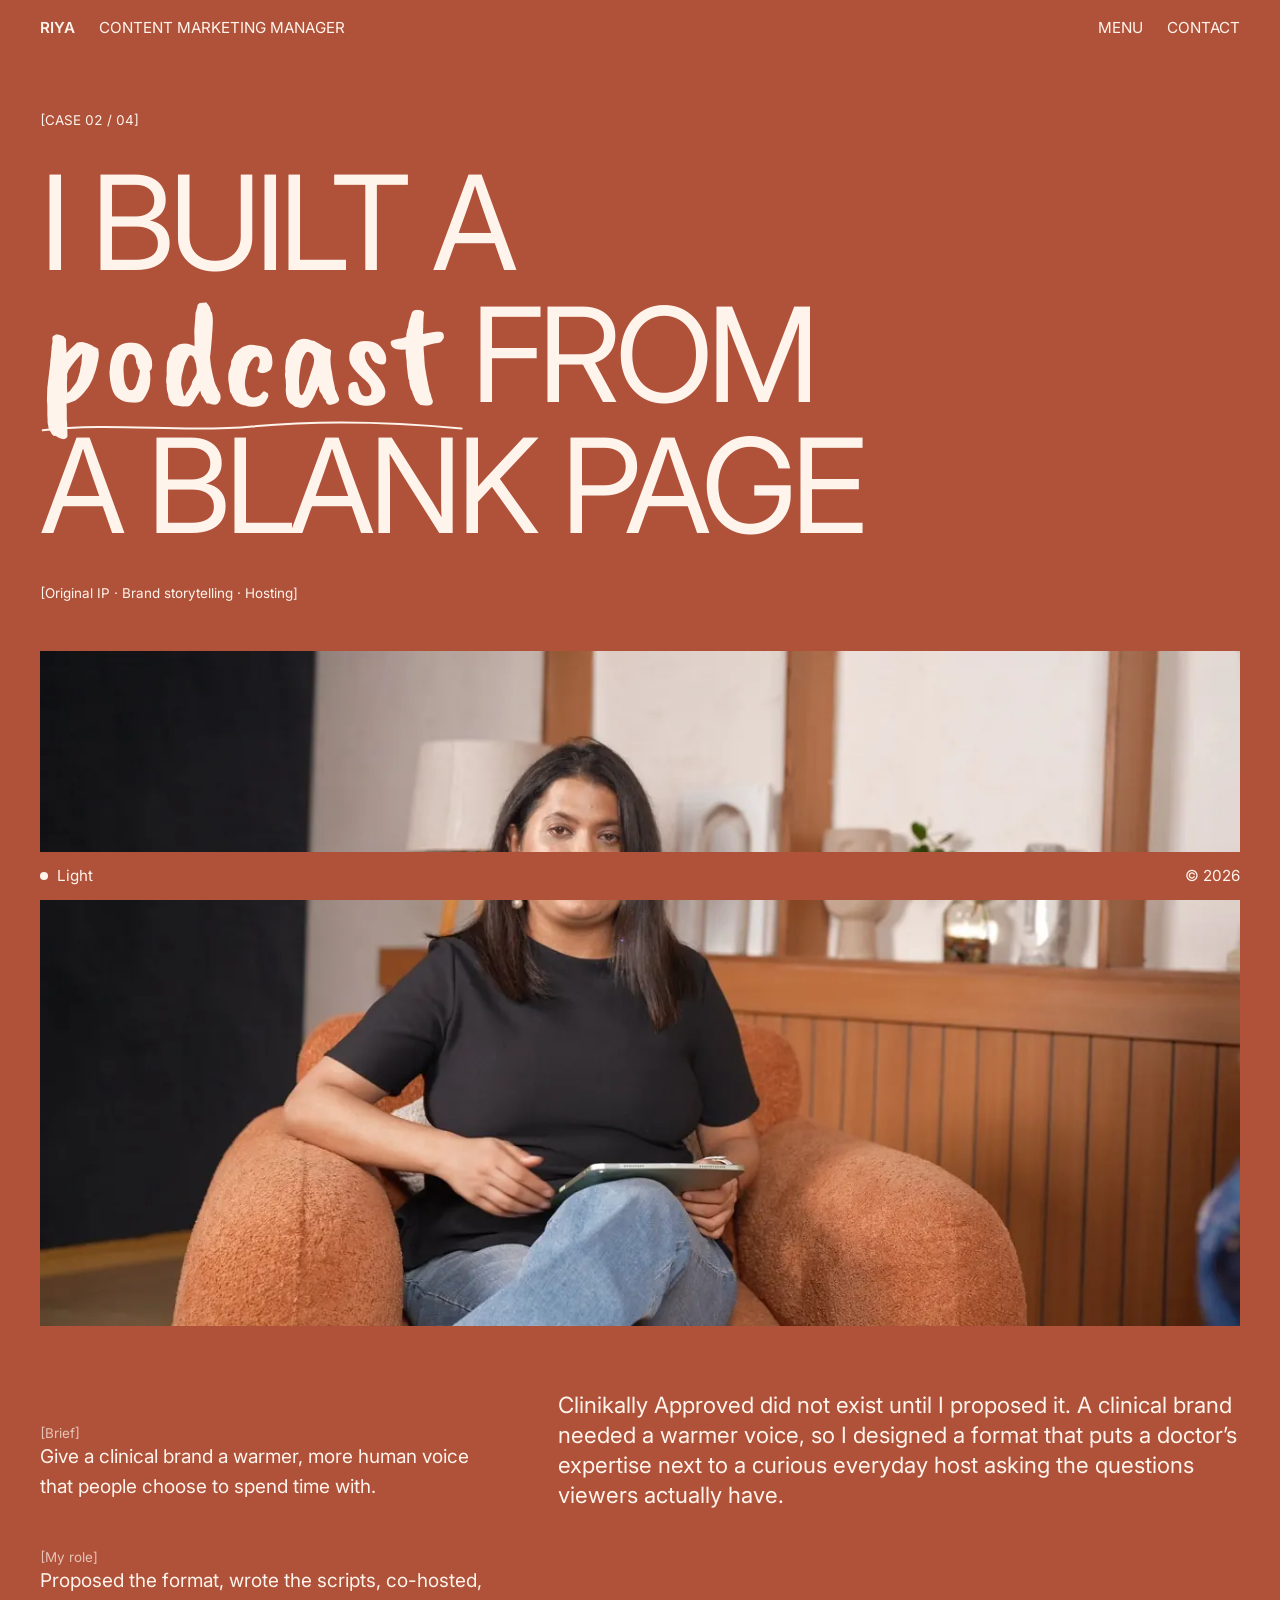
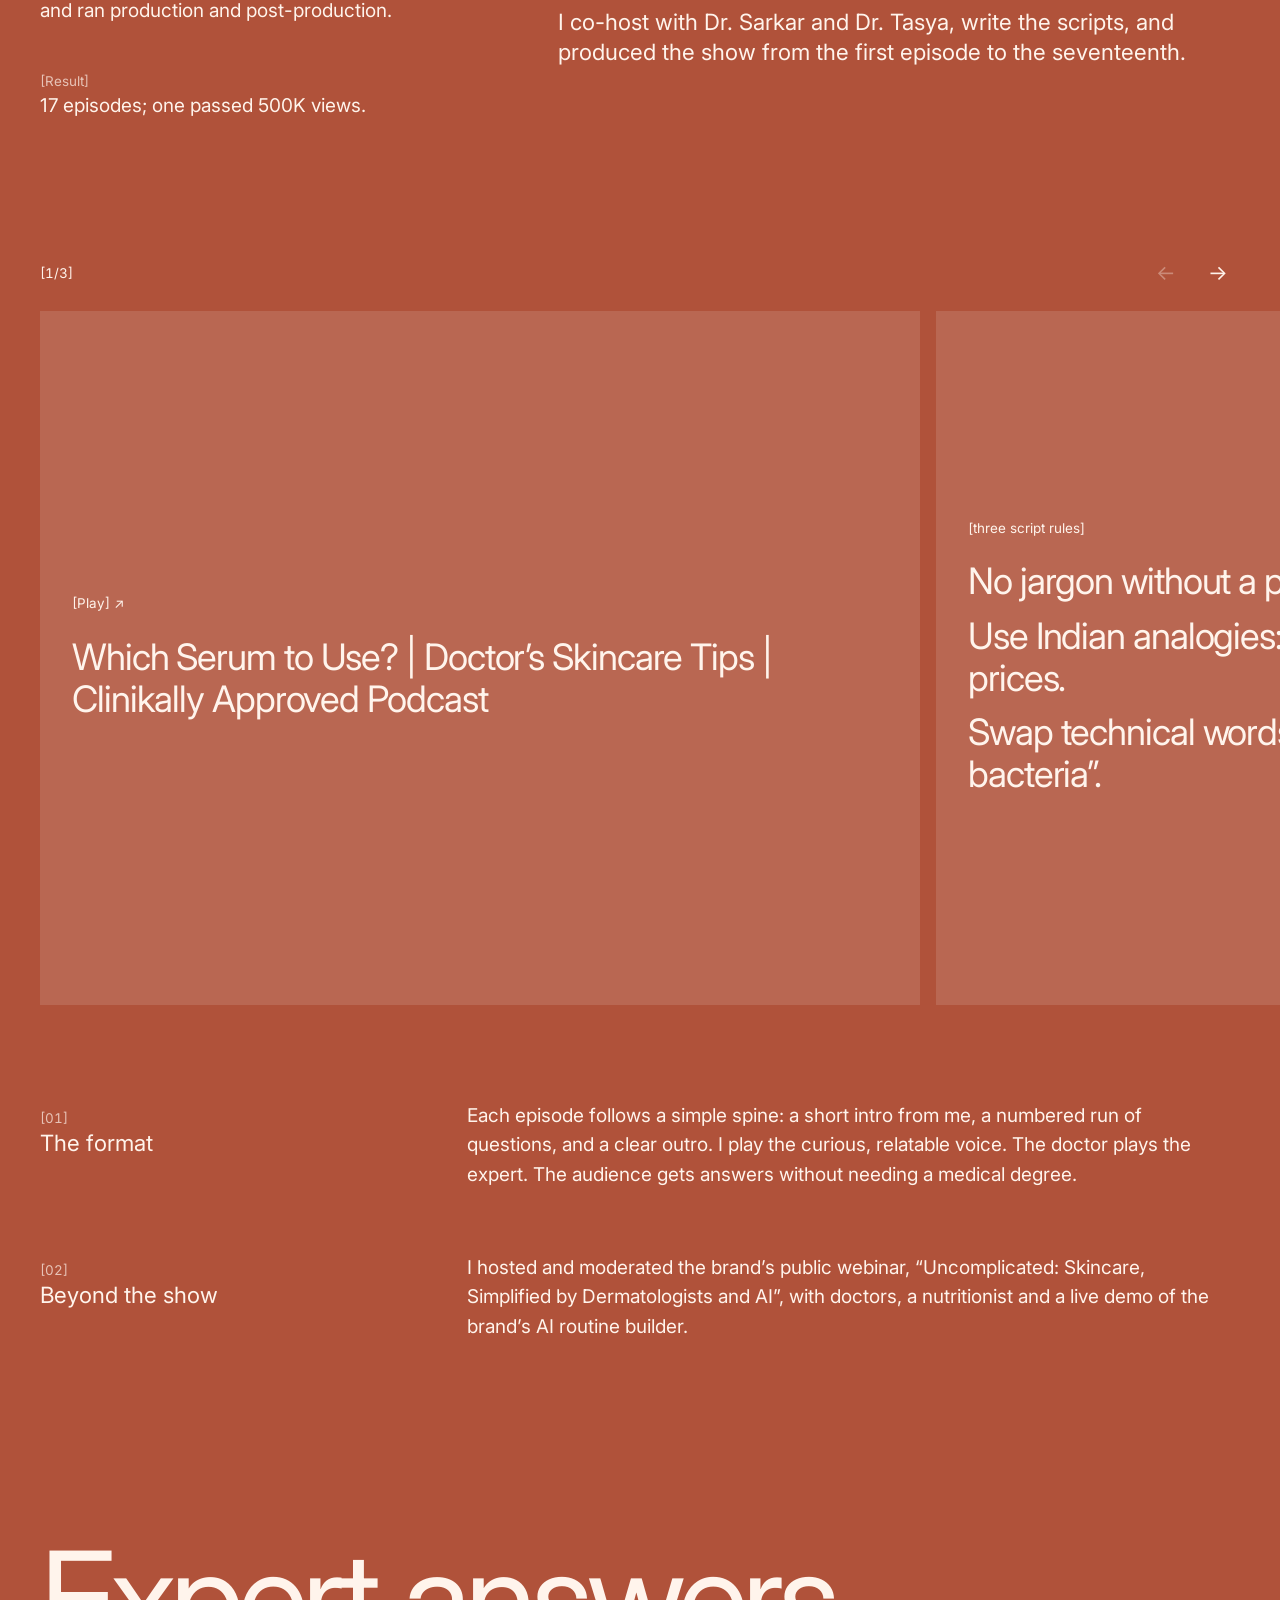
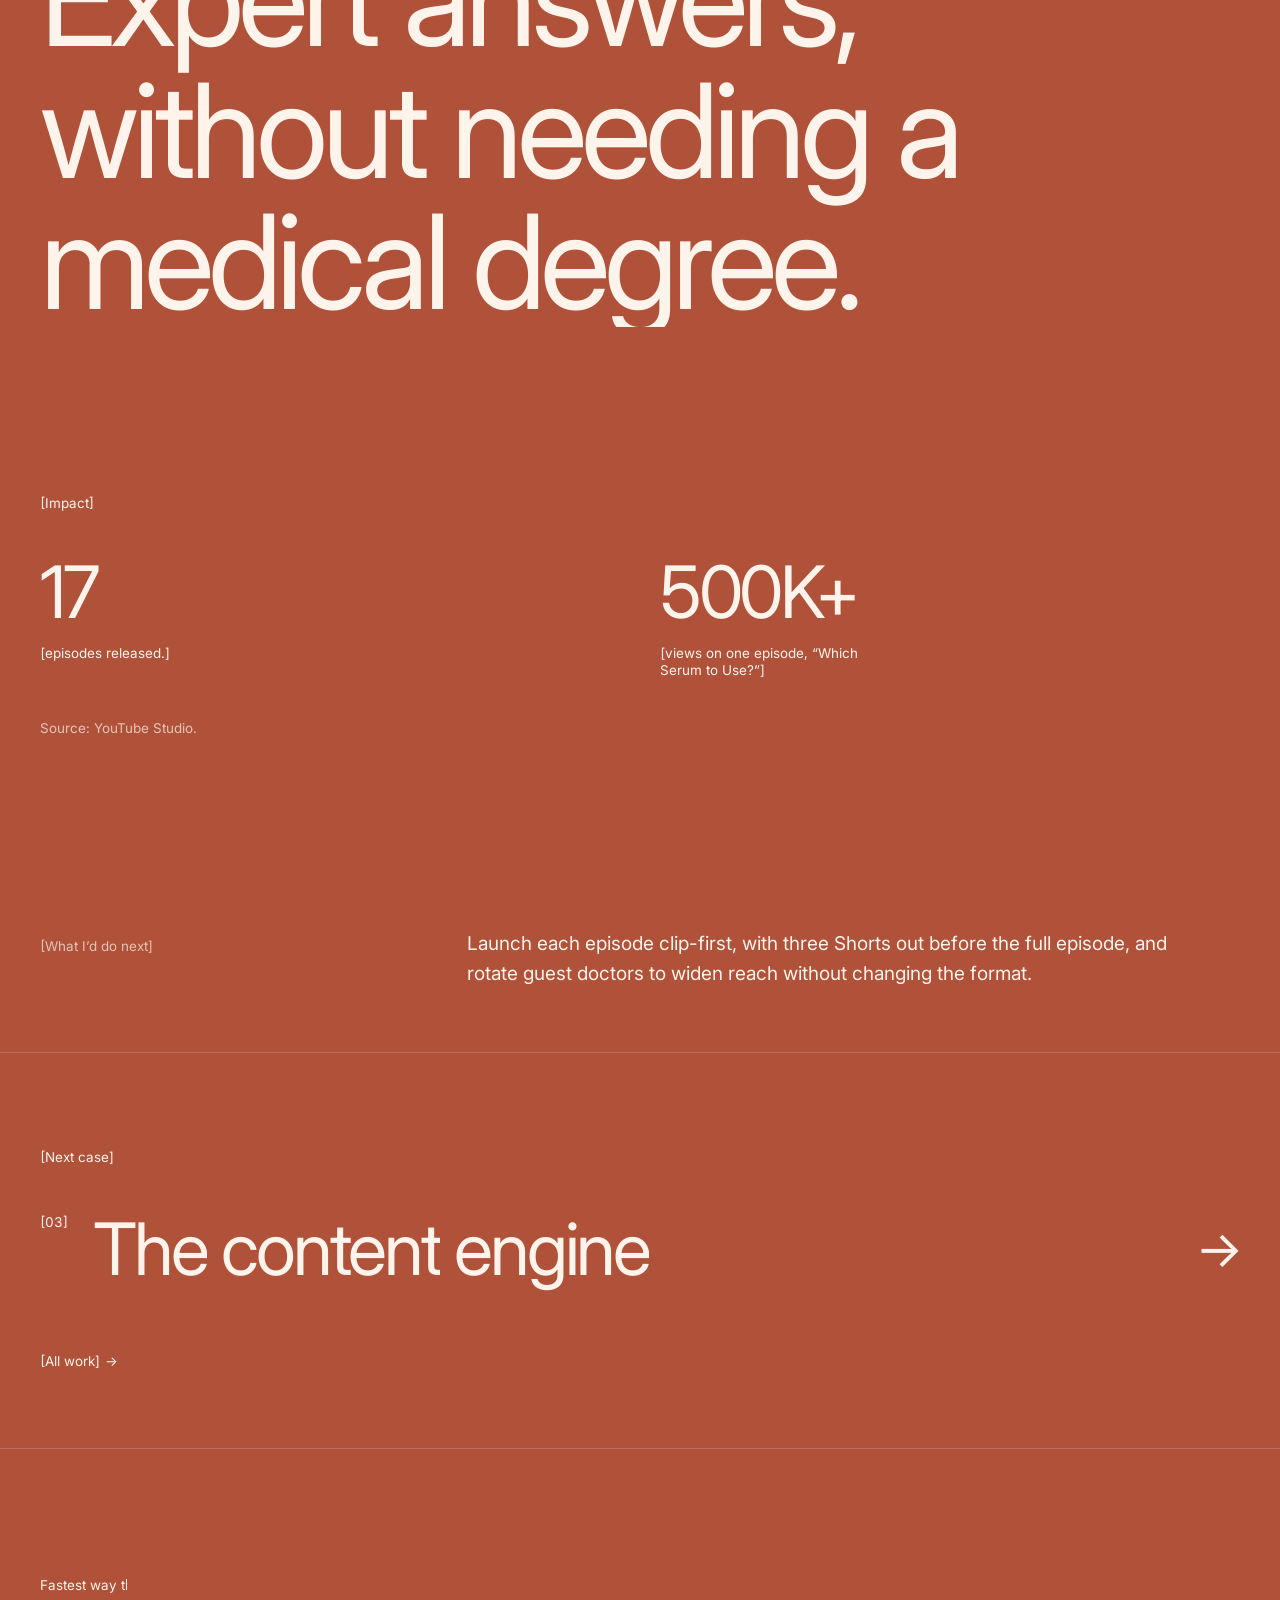
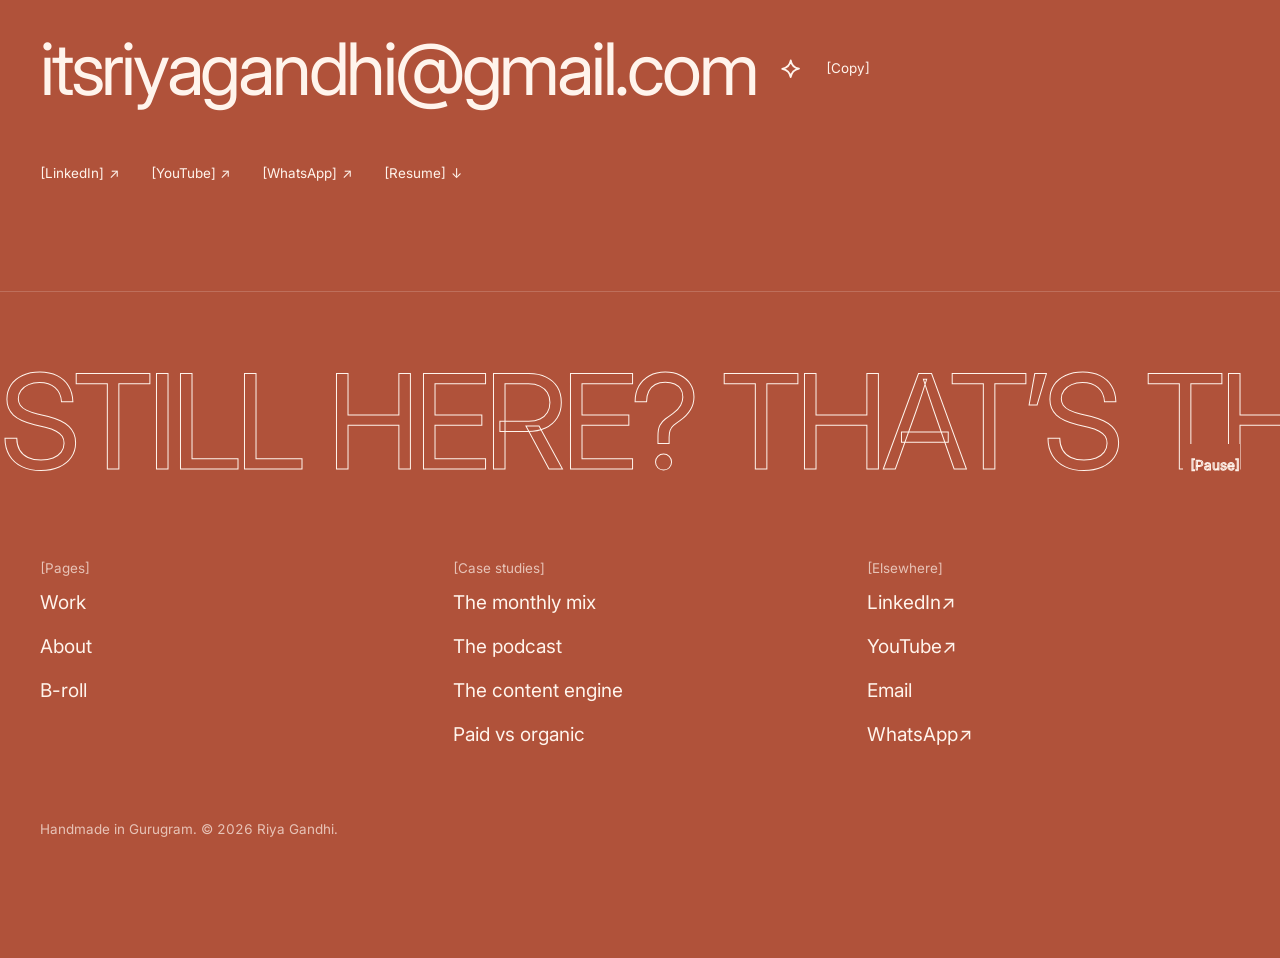
<file: case-podcast.html>
<!DOCTYPE html>
<html lang="en-IN" data-mood="light" class="case" style="--case-bg:#B0523A;--case-ink:#FFF4EC;--case-muted:#E7C3B7;--case-line:rgba(255,244,236,.18);--case-panel:#B96752">
<head>
<meta charset="utf-8">
<meta name="viewport" content="width=device-width, initial-scale=1">
<title>The podcast | Riya Gandhi</title>
<meta name="description" content="How Riya Gandhi conceived, scripted, co-hosted and produced Clinikally Approved, a 17-episode branded health podcast.">
<meta name="theme-color" content="#B0523A">
<meta property="og:type" content="website">
<meta property="og:title" content="The podcast | Riya Gandhi">
<meta property="og:description" content="How Riya Gandhi conceived, scripted, co-hosted and produced Clinikally Approved, a 17-episode branded health podcast.">
<meta property="og:image" content="assets/og-image.jpg">
<meta property="og:image:width" content="1200">
<meta property="og:image:height" content="630">
<meta property="og:locale" content="en_IN">
<meta name="twitter:card" content="summary_large_image">
<meta name="twitter:title" content="The podcast | Riya Gandhi">
<meta name="twitter:description" content="How Riya Gandhi conceived, scripted, co-hosted and produced Clinikally Approved, a 17-episode branded health podcast.">
<meta name="twitter:image" content="assets/og-image.jpg">
<link rel="icon" href="assets/favicon.svg" type="image/svg+xml">
<script>(function(){var h=document.documentElement;h.classList.add('js');try{var m=localStorage.getItem('mood');if(m==='dark'||m==='paper'||m==='light'){h.setAttribute('data-mood',m)}}catch(e){}})()</script>
<link rel="preconnect" href="https://fonts.googleapis.com">
<link rel="preconnect" href="https://fonts.gstatic.com" crossorigin>
<link rel="stylesheet" href="https://fonts.googleapis.com/css2?family=Caveat+Brush&family=Inter:wght@400..700&display=swap">
<link rel="stylesheet" href="assets/css/styles.css">

</head>
<body>
<a class="skip" href="#main">Skip to content</a>
<header class="hdr">
  <div class="hdr__l">
    <a class="hdr__name" href="index.html">RIYA</a>
    <button class="hdr__role" type="button" aria-haspopup="dialog" aria-controls="about-panel" aria-expanded="false" aria-label="ABOUT ME"><span class="swap" aria-hidden="true"><span class="swap__a"><span class="l" style="--k:0">C</span><span class="l" style="--k:1">O</span><span class="l" style="--k:2">N</span><span class="l" style="--k:3">T</span><span class="l" style="--k:4">E</span><span class="l" style="--k:5">N</span><span class="l" style="--k:6">T</span><span class="l" style="--k:7">&nbsp;</span><span class="l" style="--k:8">M</span><span class="l" style="--k:9">A</span><span class="l" style="--k:10">R</span><span class="l" style="--k:11">K</span><span class="l" style="--k:12">E</span><span class="l" style="--k:13">T</span><span class="l" style="--k:14">I</span><span class="l" style="--k:15">N</span><span class="l" style="--k:16">G</span><span class="l" style="--k:17">&nbsp;</span><span class="l" style="--k:18">M</span><span class="l" style="--k:19">A</span><span class="l" style="--k:20">N</span><span class="l" style="--k:21">A</span><span class="l" style="--k:22">G</span><span class="l" style="--k:23">E</span><span class="l" style="--k:24">R</span></span><span class="swap__b"><span class="l" style="--k:0">A</span><span class="l" style="--k:1">B</span><span class="l" style="--k:2">O</span><span class="l" style="--k:3">U</span><span class="l" style="--k:4">T</span><span class="l" style="--k:5">&nbsp;</span><span class="l" style="--k:6">M</span><span class="l" style="--k:7">E</span></span></span></button>
  </div>
  <nav class="hdr__r" aria-label="MENU">
    <button class="hdr__menu" type="button" aria-haspopup="dialog" aria-controls="menu" aria-expanded="false">MENU</button>
    <a href="#say-hi">CONTACT</a>
  </nav>
</header>

<main id="main" tabindex="-1">
<section class="case-top wrap"><span class="tag">[CASE 02 / 04]</span><h1 class="case-title big" data-reveal><span>I BUILT A <span class="nb"><span class="hand">podcast<svg viewBox="0 0 100 12" preserveAspectRatio="none" aria-hidden="true"><path d="M2 8.5C18 4 34 10 50 6.5S84 4.5 98 7.5" fill="none" stroke="currentColor" stroke-width="2" stroke-linecap="round" vector-effect="non-scaling-stroke"/></svg></span></span> FROM A BLANK PAGE</span><span class="tag">[Original IP · Brand storytelling · Hosting]</span></h1></section><div class="case-hero wrap pic" data-reveal><img class="" src="assets/img/podcast-800.webp" srcset="assets/img/podcast-800.webp 800w, assets/img/podcast-1280.webp 1280w" sizes="(min-width: 1440px) 1360px, 100vw" width="800" height="450" alt="Riya Gandhi in a terracotta armchair on the podcast set, holding a tablet." decoding="async" loading="eager"></div><section class="sec--tight wrap case-cols"><dl class="case-meta"><div><dt class="tag muted">[Brief]</dt><dd>Give a clinical brand a warmer, more human voice that people choose to spend time with.</dd></div><div><dt class="tag muted">[My role]</dt><dd>Proposed the format, wrote the scripts, co-hosted, and ran production and post-production.</dd></div><div><dt class="tag muted">[Result]</dt><dd>17 episodes; one passed 500K views.</dd></div></dl><div class="case-intro lead"><p data-reveal style="--d:0ms">Clinikally Approved did not exist until I proposed it. A clinical brand needed a warmer voice, so I designed a format that puts a doctor’s expertise next to a curious everyday host asking the questions viewers actually have.</p><p data-reveal style="--d:40ms">I co-host with Dr. Sarkar and Dr. Tasya, write the scripts, and produced the show from the first episode to the seventeenth.</p></div></section><section class="gal" aria-roledescription="carousel"><div class="gal__bar"><span class="gal__count tag" aria-live="polite">[1/3]</span><div class="gal__nav"><button class="gal__btn" type="button" data-prev><span aria-hidden="true">←</span><span class="vh">←</span></button><button class="gal__btn" type="button" data-next><span aria-hidden="true">→</span><span class="vh">→</span></button></div></div><div class="gal__track" tabindex="0"><figure class="gal__slide"><a class="panelbox card" href="https://www.youtube.com/@itsRiyaGandhi" target="_blank" rel="noopener"><span class="tag">[Play] <span aria-hidden="true">↗</span></span><span>Which Serum to Use? | Doctor’s Skincare Tips | Clinikally Approved Podcast</span></a><figcaption class="tag">[which serum to use? the most-watched episode.]</figcaption></figure><figure class="gal__slide"><div class="panelbox card"><span class="tag">[three script rules]</span><ul><li>No jargon without a plain-language explanation.</li><li>Use Indian analogies: dahi, Delhi’s air quality, rupee prices.</li><li>Swap technical words for plain ones, like “good bacteria”.</li></ul></div></figure><figure class="gal__slide"><a class="panelbox card" href="https://www.youtube.com/@itsRiyaGandhi" target="_blank" rel="noopener"><span class="tag"><span aria-hidden="true">↗</span></span><span>More on my YouTube channel</span><span class="tag" style="margin-top:var(--s3)">youtube.com/@itsRiyaGandhi</span></a></figure></div></section><section class="sec wrap"><div class="csec" data-reveal><h3><span class="tag muted">[01]</span><br>The format</h3><div><p>Each episode follows a simple spine: a short intro from me, a numbered run of questions, and a clear outro. I play the curious, relatable voice. The doctor plays the expert. The audience gets answers without needing a medical degree.</p></div></div><div class="csec" data-reveal><h3><span class="tag muted">[02]</span><br>Beyond the show</h3><div><p>I hosted and moderated the brand’s public webinar, “Uncomplicated: Skincare, Simplified by Dermatologists and AI”, with doctors, a nutritionist and a live demo of the brand’s AI routine builder.</p></div></div></section><section class="pulline wrap"><p class="mega big" data-reveal>Expert answers, without needing a medical degree.</p></section><section class="sec--tight wrap" aria-labelledby="imp-k"><span class="tag" id="imp-k">[Impact]</span><div class="impact"><div data-reveal style="--d:0ms"><span class="impact__n"><span class="nb">17</span></span><span class="impact__l tag">[episodes released.]</span></div><div data-reveal style="--d:40ms"><span class="impact__n"><span class="nb">500K+</span></span><span class="impact__l tag">[views on one episode, “Which Serum to Use?”]</span></div></div><p class="footnote tag muted">Source: YouTube Studio.</p></section><section class="sec--tight wrap csec"><h3><span class="tag muted">[What I’d do next]</span></h3><p>Launch each episode clip-first, with three Shorts out before the full episode, and rotate guest doctors to widen reach without changing the format.</p></section><section class="nextcase wrap"><span class="kicker tag">[Next case]</span><a class="row" href="case-content-engine.html" aria-label="Case 03: The content engine" data-reveal style="--d:0ms"><span class="row__n tag" aria-hidden="true">[03]</span><span class="row__name"><span class="roll" aria-hidden="true"><span class="w"><span class="l" style="--k:0">T</span><span class="l" style="--k:1">h</span><span class="l" style="--k:2">e</span></span> <span class="w"><span class="l" style="--k:4">c</span><span class="l" style="--k:5">o</span><span class="l" style="--k:6">n</span><span class="l" style="--k:7">t</span><span class="l" style="--k:8">e</span><span class="l" style="--k:9">n</span><span class="l" style="--k:10">t</span></span> <span class="w"><span class="l" style="--k:12">e</span><span class="l" style="--k:13">n</span><span class="l" style="--k:14">g</span><span class="l" style="--k:15">i</span><span class="l" style="--k:16">n</span><span class="l" style="--k:17">e</span></span></span></span> <span class="row__arrow" aria-hidden="true">→</span></a><p class="tag" style="margin-top:var(--s5)"><a class="btag " href="work.html">[All work] <span aria-hidden="true">→</span></a></p></section>
</main>
<section class="sayhi wrap" id="say-hi" aria-labelledby="sayhi-k">
  <p class="tag" id="sayhi-k"><span class="type" data-type>Fastest way to reach me is email.</span></p>
  <div class="sayhi__mail">
    <a class="row sayhi__link big" href="mailto:itsriyagandhi@gmail.com" aria-label="itsriyagandhi@gmail.com"><span class="roll" aria-hidden="true"><span class="w"><span class="l" style="--k:0">i</span><span class="l" style="--k:1">t</span><span class="l" style="--k:2">s</span><span class="l" style="--k:3">r</span><span class="l" style="--k:4">i</span><span class="l" style="--k:5">y</span><span class="l" style="--k:6">a</span><span class="l" style="--k:7">g</span><span class="l" style="--k:8">a</span><span class="l" style="--k:9">n</span><span class="l" style="--k:10">d</span><span class="l" style="--k:11">h</span><span class="l" style="--k:12">i</span><span class="l" style="--k:13">@</span><span class="l" style="--k:14"><wbr></span><span class="l" style="--k:15">g</span><span class="l" style="--k:16">m</span><span class="l" style="--k:17">a</span><span class="l" style="--k:18">i</span><span class="l" style="--k:19">l</span><span class="l" style="--k:20">.</span><span class="l" style="--k:21">c</span><span class="l" style="--k:22">o</span><span class="l" style="--k:23">m</span></span></span></a>
    <svg class="sayhi__star" viewBox="0 0 24 24" fill="none" stroke="currentColor" stroke-width="2" stroke-linecap="round" stroke-linejoin="round" aria-hidden="true"><path d="M12 2.6c.8 5.2 3.6 8.4 9.2 9.3c-5.4 1.1-8.3 4-9.3 9.5c-.9-5.4-3.8-8.3-9.4-9.3c5.5-1 8.5-4 9.5-9.5Z"/></svg>
    <button class="btag tag" type="button" data-copy="itsriyagandhi@gmail.com">[Copy]</button>
  </div>
  <div class="pills tag"><a class="btag " href="https://www.linkedin.com/in/itsriyagandhi" target="_blank" rel="noopener">[LinkedIn] <span aria-hidden="true">↗</span></a><a class="btag " href="https://www.youtube.com/@itsRiyaGandhi" target="_blank" rel="noopener">[YouTube] <span aria-hidden="true">↗</span></a><a class="btag " href="https://wa.me/917011743802" target="_blank" rel="noopener">[WhatsApp] <span aria-hidden="true">↗</span></a><a class="btag " href="assets/Riya_Gandhi_Resume.pdf" download>[Resume] <span aria-hidden="true">↓</span></a></div>
</section>
<footer class="ftr">
  <div class="marquee mega big outline"><div class="marquee__track"><span>STILL HERE? THAT’S THE WHOLE JOB.</span><span aria-hidden="true">STILL HERE? THAT’S THE WHOLE JOB.</span></div><button class="marquee__ctl btag tag" type="button" aria-pressed="false">[Pause]</button></div>
  <div class="wrap">
    <div class="ftr__cols"><div><span class="tag muted">[Pages]</span><ul><li><a href="work.html">Work</a></li><li><a href="about.html">About</a></li><li><a href="b-roll.html">B-roll</a></li></ul></div><div><span class="tag muted">[Case studies]</span><ul><li><a href="case-monthly-mix.html">The monthly mix</a></li><li><a href="case-podcast.html">The podcast</a></li><li><a href="case-content-engine.html">The content engine</a></li><li><a href="case-paid-vs-organic.html">Paid vs organic</a></li></ul></div><div><span class="tag muted">[Elsewhere]</span><ul><li><a href="https://www.linkedin.com/in/itsriyagandhi" target="_blank" rel="noopener">LinkedIn <span aria-hidden="true">↗</span></a></li><li><a href="https://www.youtube.com/@itsRiyaGandhi" target="_blank" rel="noopener">YouTube <span aria-hidden="true">↗</span></a></li><li><a href="mailto:itsriyagandhi@gmail.com">Email</a></li><li><a href="https://wa.me/917011743802" target="_blank" rel="noopener">WhatsApp <span aria-hidden="true">↗</span></a></li></ul></div></div>
    <p class="ftr__legal tag muted">Handmade in Gurugram. © 2026 Riya Gandhi.</p>
  </div>
</footer>

<div class="bar">
  <button class="mood" type="button" title="Change mood" aria-label="Mood: Light. Change mood"><span class="mood__dot" aria-hidden="true"></span><span class="mood__name">Light</span></button>
  <span>© 2026</span>
</div>

<div class="veil"></div>
<aside class="panel" id="about-panel" role="dialog" aria-modal="true" aria-label="ABOUT ME" tabindex="-1">
  <div class="panel__top"><span class="hdr__name">RIYA</span><button class="close" type="button" data-close>CLOSE ×</button></div>
  <p class="lead">I’m a content marketing manager in Gurugram, trained as a journalist at the Asian College of Journalism. I’ve written for Inc42, produced video for WION and CoinGape, run social for a real estate brand, and most recently owned a healthcare brand’s YouTube, podcast and creator content end to end. I plan around the audience, write for one person, and judge the work by what people actually did.</p>
  <p class="tag"><a class="btag" href="about.html">[Read the full story]</a></p>
  <div class="marquee big outline"><div class="marquee__track"><span>Clinikally · Inc42 Media · CoinGape News · WION · UniFit India · </span><span aria-hidden="true">Clinikally · Inc42 Media · CoinGape News · WION · UniFit India · </span></div></div>
</aside>

<div class="menu" id="menu" role="dialog" aria-modal="true" aria-label="MENU" tabindex="-1">
  <div class="menu__top"><span class="hdr__name">RIYA</span><button class="close" type="button" data-close>CLOSE ×</button></div>
  <nav class="menu__rows" aria-label="MENU"><div class="index"><a class="row" href="work.html"><span class="row__n tag" aria-hidden="true">[01]</span><span class="row__name"><span class="roll" aria-hidden="true"><span class="w"><span class="l" style="--k:0">W</span><span class="l" style="--k:1">o</span><span class="l" style="--k:2">r</span><span class="l" style="--k:3">k</span></span></span></span></a><a class="row" href="about.html"><span class="row__n tag" aria-hidden="true">[02]</span><span class="row__name"><span class="roll" aria-hidden="true"><span class="w"><span class="l" style="--k:0">A</span><span class="l" style="--k:1">b</span><span class="l" style="--k:2">o</span><span class="l" style="--k:3">u</span><span class="l" style="--k:4">t</span></span></span></span></a><a class="row" href="b-roll.html"><span class="row__n tag" aria-hidden="true">[03]</span><span class="row__name"><span class="roll" aria-hidden="true"><span class="w"><span class="l" style="--k:0">B</span><span class="l" style="--k:1">-</span><span class="l" style="--k:2">r</span><span class="l" style="--k:3">o</span><span class="l" style="--k:4">l</span><span class="l" style="--k:5">l</span></span></span></span></a><a class="row" href="case-monthly-mix.html"><span class="row__n tag" aria-hidden="true">[04]</span><span class="row__name"><span class="roll" aria-hidden="true"><span class="w"><span class="l" style="--k:0">T</span><span class="l" style="--k:1">h</span><span class="l" style="--k:2">e</span></span> <span class="w"><span class="l" style="--k:4">m</span><span class="l" style="--k:5">o</span><span class="l" style="--k:6">n</span><span class="l" style="--k:7">t</span><span class="l" style="--k:8">h</span><span class="l" style="--k:9">l</span><span class="l" style="--k:10">y</span></span> <span class="w"><span class="l" style="--k:12">m</span><span class="l" style="--k:13">i</span><span class="l" style="--k:14">x</span></span></span></span></a><a class="row" href="case-podcast.html"><span class="row__n tag" aria-hidden="true">[05]</span><span class="row__name"><span class="roll" aria-hidden="true"><span class="w"><span class="l" style="--k:0">T</span><span class="l" style="--k:1">h</span><span class="l" style="--k:2">e</span></span> <span class="w"><span class="l" style="--k:4">p</span><span class="l" style="--k:5">o</span><span class="l" style="--k:6">d</span><span class="l" style="--k:7">c</span><span class="l" style="--k:8">a</span><span class="l" style="--k:9">s</span><span class="l" style="--k:10">t</span></span></span></span></a><a class="row" href="case-content-engine.html"><span class="row__n tag" aria-hidden="true">[06]</span><span class="row__name"><span class="roll" aria-hidden="true"><span class="w"><span class="l" style="--k:0">T</span><span class="l" style="--k:1">h</span><span class="l" style="--k:2">e</span></span> <span class="w"><span class="l" style="--k:4">c</span><span class="l" style="--k:5">o</span><span class="l" style="--k:6">n</span><span class="l" style="--k:7">t</span><span class="l" style="--k:8">e</span><span class="l" style="--k:9">n</span><span class="l" style="--k:10">t</span></span> <span class="w"><span class="l" style="--k:12">e</span><span class="l" style="--k:13">n</span><span class="l" style="--k:14">g</span><span class="l" style="--k:15">i</span><span class="l" style="--k:16">n</span><span class="l" style="--k:17">e</span></span></span></span></a><a class="row" href="case-paid-vs-organic.html"><span class="row__n tag" aria-hidden="true">[07]</span><span class="row__name"><span class="roll" aria-hidden="true"><span class="w"><span class="l" style="--k:0">P</span><span class="l" style="--k:1">a</span><span class="l" style="--k:2">i</span><span class="l" style="--k:3">d</span></span> <span class="w"><span class="l" style="--k:5">v</span><span class="l" style="--k:6">s</span></span> <span class="w"><span class="l" style="--k:8">o</span><span class="l" style="--k:9">r</span><span class="l" style="--k:10">g</span><span class="l" style="--k:11">a</span><span class="l" style="--k:12">n</span><span class="l" style="--k:13">i</span><span class="l" style="--k:14">c</span></span></span></span></a></div></nav>
  <div class="menu__links tag"><a class="btag " href="https://www.linkedin.com/in/itsriyagandhi" target="_blank" rel="noopener">[LinkedIn] <span aria-hidden="true">↗</span></a><a class="btag " href="https://www.youtube.com/@itsRiyaGandhi" target="_blank" rel="noopener">[YouTube] <span aria-hidden="true">↗</span></a><a class="btag " href="mailto:itsriyagandhi@gmail.com">[Email]</a><a class="btag " href="https://wa.me/917011743802" target="_blank" rel="noopener">[WhatsApp] <span aria-hidden="true">↗</span></a></div>
</div>


<script src="assets/js/main.js" defer></script>
</body>
</html>
</file>
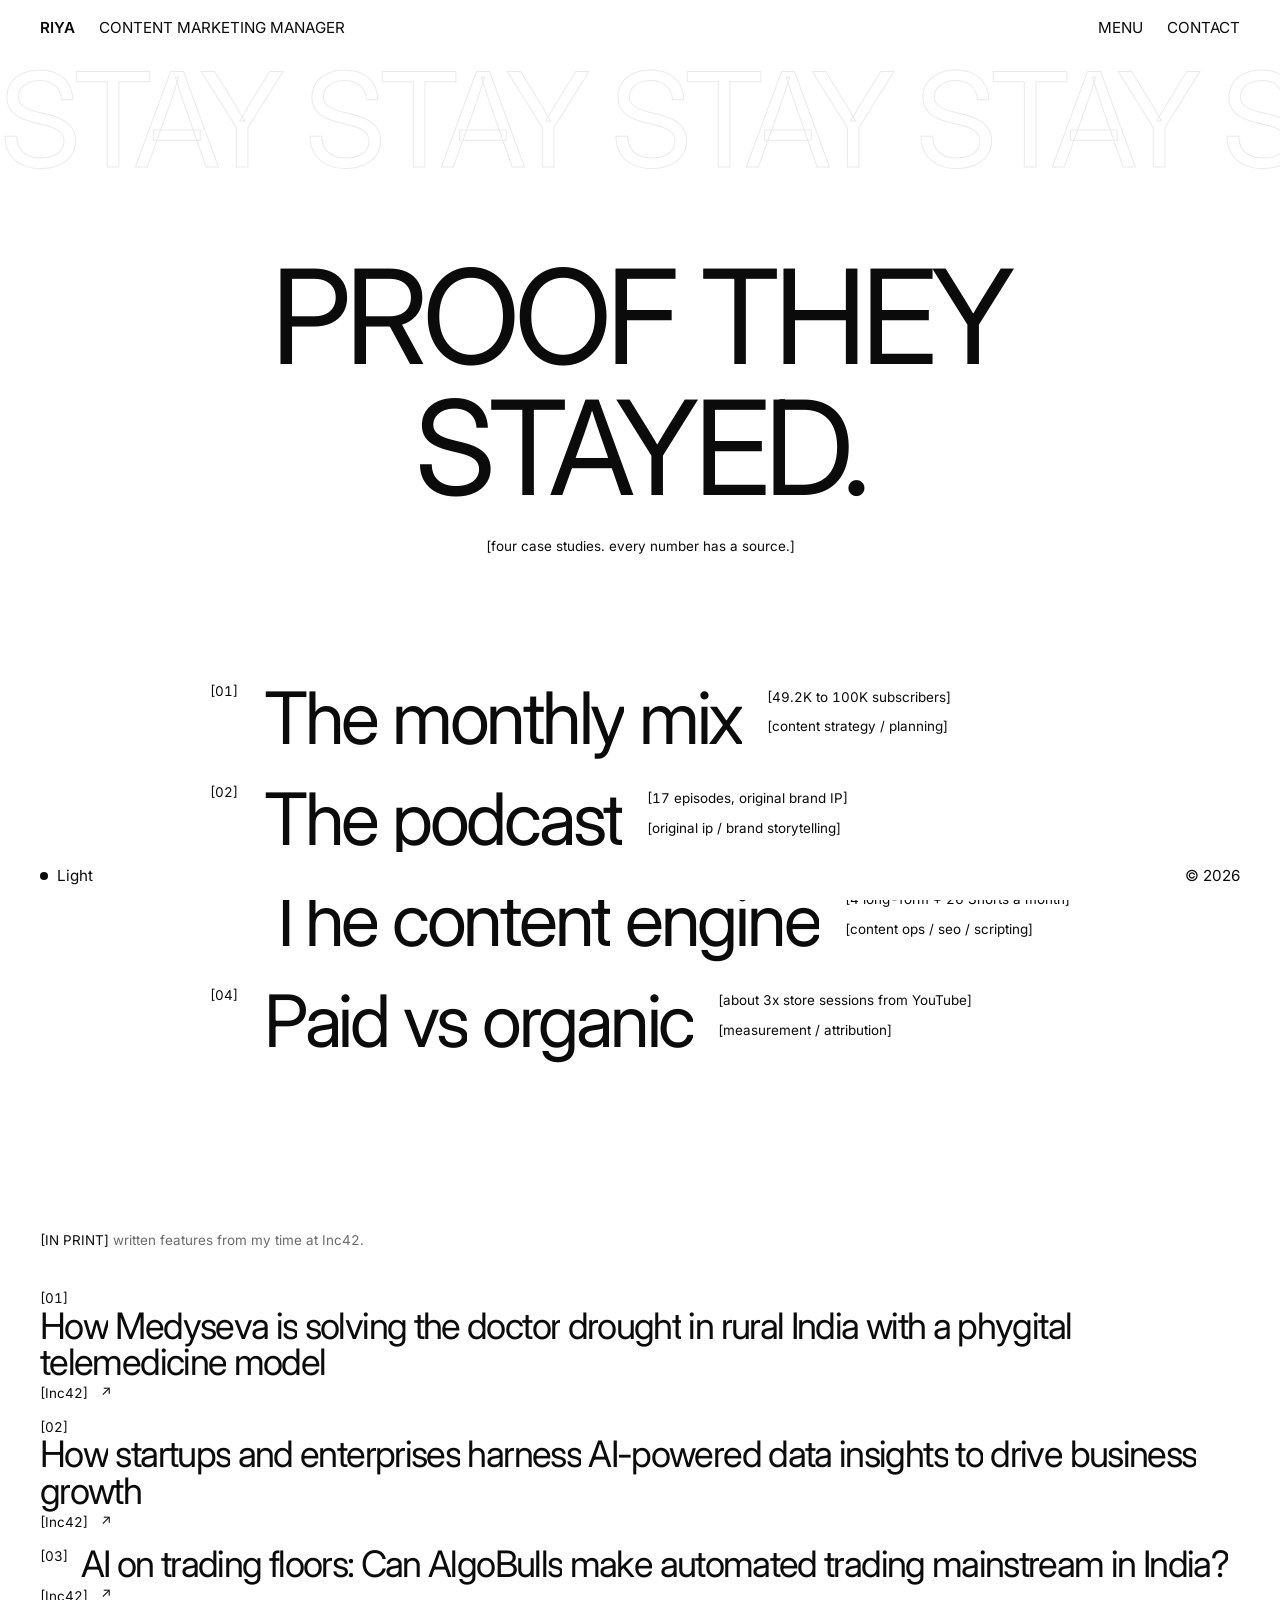
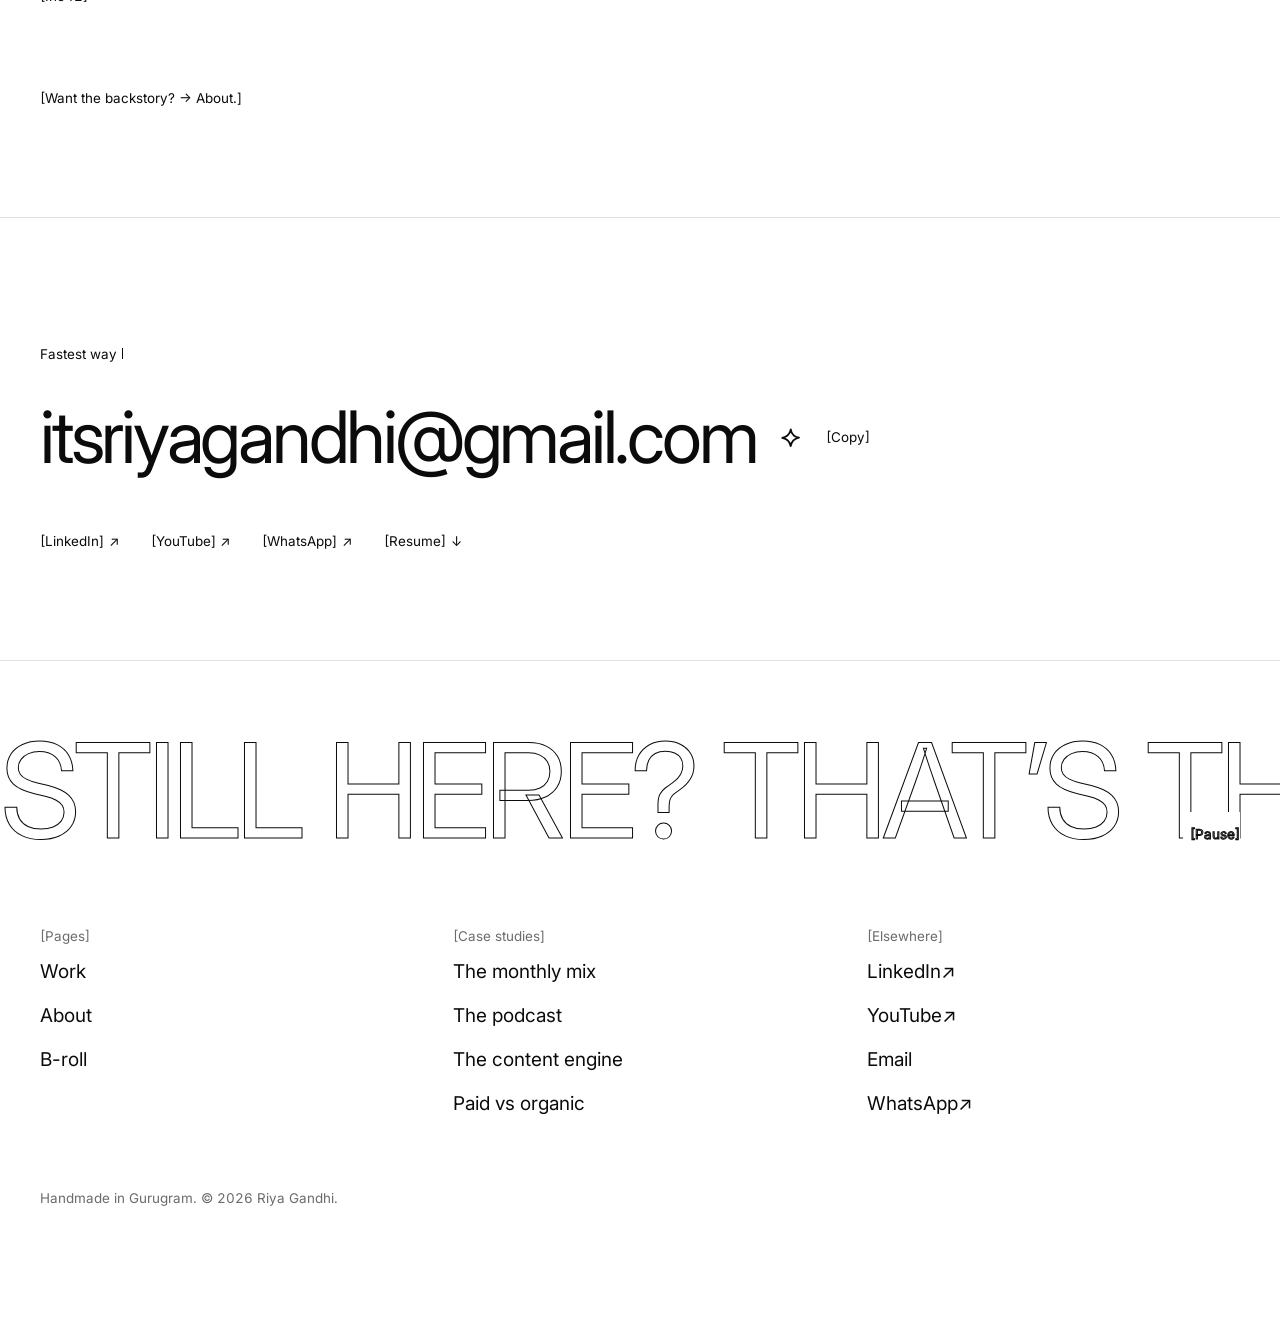
<file: work.html>
<!DOCTYPE html>
<html lang="en-IN" data-mood="light" class="" style="">
<head>
<meta charset="utf-8">
<meta name="viewport" content="width=device-width, initial-scale=1">
<title>Work | Riya Gandhi</title>
<meta name="description" content="Four content marketing case studies by Riya Gandhi: a channel strategy reset, an original podcast, a multi-format content engine and attribution.">
<meta name="theme-color" content="#FFFFFF">
<meta property="og:type" content="website">
<meta property="og:title" content="Work | Riya Gandhi">
<meta property="og:description" content="Four content marketing case studies by Riya Gandhi: a channel strategy reset, an original podcast, a multi-format content engine and attribution.">
<meta property="og:image" content="assets/og-image.jpg">
<meta property="og:image:width" content="1200">
<meta property="og:image:height" content="630">
<meta property="og:locale" content="en_IN">
<meta name="twitter:card" content="summary_large_image">
<meta name="twitter:title" content="Work | Riya Gandhi">
<meta name="twitter:description" content="Four content marketing case studies by Riya Gandhi: a channel strategy reset, an original podcast, a multi-format content engine and attribution.">
<meta name="twitter:image" content="assets/og-image.jpg">
<link rel="icon" href="assets/favicon.svg" type="image/svg+xml">
<script>(function(){var h=document.documentElement;h.classList.add('js');try{var m=localStorage.getItem('mood');if(m==='dark'||m==='paper'||m==='light'){h.setAttribute('data-mood',m)}}catch(e){}})()</script>
<link rel="preconnect" href="https://fonts.googleapis.com">
<link rel="preconnect" href="https://fonts.gstatic.com" crossorigin>
<link rel="stylesheet" href="https://fonts.googleapis.com/css2?family=Caveat+Brush&family=Inter:wght@400..700&display=swap">
<link rel="stylesheet" href="assets/css/styles.css">

</head>
<body>
<a class="skip" href="#main">Skip to content</a>
<header class="hdr">
  <div class="hdr__l">
    <a class="hdr__name" href="index.html">RIYA</a>
    <button class="hdr__role" type="button" aria-haspopup="dialog" aria-controls="about-panel" aria-expanded="false" aria-label="ABOUT ME"><span class="swap" aria-hidden="true"><span class="swap__a"><span class="l" style="--k:0">C</span><span class="l" style="--k:1">O</span><span class="l" style="--k:2">N</span><span class="l" style="--k:3">T</span><span class="l" style="--k:4">E</span><span class="l" style="--k:5">N</span><span class="l" style="--k:6">T</span><span class="l" style="--k:7">&nbsp;</span><span class="l" style="--k:8">M</span><span class="l" style="--k:9">A</span><span class="l" style="--k:10">R</span><span class="l" style="--k:11">K</span><span class="l" style="--k:12">E</span><span class="l" style="--k:13">T</span><span class="l" style="--k:14">I</span><span class="l" style="--k:15">N</span><span class="l" style="--k:16">G</span><span class="l" style="--k:17">&nbsp;</span><span class="l" style="--k:18">M</span><span class="l" style="--k:19">A</span><span class="l" style="--k:20">N</span><span class="l" style="--k:21">A</span><span class="l" style="--k:22">G</span><span class="l" style="--k:23">E</span><span class="l" style="--k:24">R</span></span><span class="swap__b"><span class="l" style="--k:0">A</span><span class="l" style="--k:1">B</span><span class="l" style="--k:2">O</span><span class="l" style="--k:3">U</span><span class="l" style="--k:4">T</span><span class="l" style="--k:5">&nbsp;</span><span class="l" style="--k:6">M</span><span class="l" style="--k:7">E</span></span></span></button>
  </div>
  <nav class="hdr__r" aria-label="MENU">
    <button class="hdr__menu" type="button" aria-haspopup="dialog" aria-controls="menu" aria-expanded="false">MENU</button>
    <a href="#say-hi">CONTACT</a>
  </nav>
</header>

<main id="main" tabindex="-1">
<section class="workhead wrap"><div class="marquee outline mega big" aria-hidden="true"><div class="marquee__track"><span>STAY STAY STAY STAY STAY STAY STAY STAY </span><span>STAY STAY STAY STAY STAY STAY STAY STAY </span></div></div><h1 class="mega big" data-reveal>PROOF THEY STAYED.</h1><span class="tag">[four case studies. every number has a source.]</span></section><section class="sec--tight wrap"><div class="index"><a class="row  row--case" href="case-monthly-mix.html" aria-label="Case 01: The monthly mix" data-reveal style="--d:0ms"><span class="row__n tag" aria-hidden="true">[01]</span><span class="row__name"><span class="roll" aria-hidden="true"><span class="w"><span class="l" style="--k:0">T</span><span class="l" style="--k:1">h</span><span class="l" style="--k:2">e</span></span> <span class="w"><span class="l" style="--k:4">m</span><span class="l" style="--k:5">o</span><span class="l" style="--k:6">n</span><span class="l" style="--k:7">t</span><span class="l" style="--k:8">h</span><span class="l" style="--k:9">l</span><span class="l" style="--k:10">y</span></span> <span class="w"><span class="l" style="--k:12">m</span><span class="l" style="--k:13">i</span><span class="l" style="--k:14">x</span></span></span></span><span class="row__meta" aria-hidden="true"><span class="row__tag tag">[content strategy / planning]</span><span class="row__result tag">[49.2K to 100K subscribers]</span><span class="row__visual"><span class="row__thumbs"><span class="thumb"><span class="thumb__in"><svg viewBox="0 0 160 120" role="img" aria-label="Mini chart of monthly output. Before: 6 long-form. After: 4 long-form, 26 Shorts, 1 podcast."><rect width="160" height="120" fill="#F2603B"/><rect x="22" y="82.9" width="22" height="17.1" fill="#0B0B0B"/><rect x="72" y="88.6" width="22" height="11.4" fill="#0B0B0B"/><rect x="98" y="26.0" width="22" height="74.0" fill="#0B0B0B"/><rect x="124" y="97.2" width="22" height="2.8" fill="#0B0B0B"/><line x1="14" y1="100.5" x2="146" y2="100.5" stroke="#0B0B0B" stroke-opacity=".5"/></svg></span></span><span class="thumb"><span class="thumb__in"><img src="assets/img/frame-two-chairs-thumb-320.webp" width="320" height="240" alt="A podcast studio with two people in orange armchairs, a large softbox light and a camera monitor." loading="lazy" decoding="async"></span></span></span><span class="row__hook tag">i changed the monthly mix. here’s why.</span></span></span></a><a class="row  row--case" href="case-podcast.html" aria-label="Case 02: The podcast" data-reveal style="--d:40ms"><span class="row__n tag" aria-hidden="true">[02]</span><span class="row__name"><span class="roll" aria-hidden="true"><span class="w"><span class="l" style="--k:0">T</span><span class="l" style="--k:1">h</span><span class="l" style="--k:2">e</span></span> <span class="w"><span class="l" style="--k:4">p</span><span class="l" style="--k:5">o</span><span class="l" style="--k:6">d</span><span class="l" style="--k:7">c</span><span class="l" style="--k:8">a</span><span class="l" style="--k:9">s</span><span class="l" style="--k:10">t</span></span></span></span><span class="row__meta" aria-hidden="true"><span class="row__tag tag">[original ip / brand storytelling]</span><span class="row__result tag">[17 episodes, original brand IP]</span><span class="row__visual"><span class="row__thumbs"><span class="thumb"><span class="thumb__in"><img src="assets/img/podcast-thumb-320.webp" width="320" height="240" alt="Riya Gandhi in a terracotta armchair on the podcast set, holding a tablet." loading="lazy" decoding="async"></span></span><span class="thumb"><span class="thumb__in"><img src="assets/img/frame-softbox-thumb-320.webp" width="320" height="240" alt="A large black softbox light in the foreground, with a camera on a tripod behind it." loading="lazy" decoding="async"></span></span></span><span class="row__hook tag">i built a podcast from a blank page.</span></span></span></a><a class="row  row--case" href="case-content-engine.html" aria-label="Case 03: The content engine" data-reveal style="--d:80ms"><span class="row__n tag" aria-hidden="true">[03]</span><span class="row__name"><span class="roll" aria-hidden="true"><span class="w"><span class="l" style="--k:0">T</span><span class="l" style="--k:1">h</span><span class="l" style="--k:2">e</span></span> <span class="w"><span class="l" style="--k:4">c</span><span class="l" style="--k:5">o</span><span class="l" style="--k:6">n</span><span class="l" style="--k:7">t</span><span class="l" style="--k:8">e</span><span class="l" style="--k:9">n</span><span class="l" style="--k:10">t</span></span> <span class="w"><span class="l" style="--k:12">e</span><span class="l" style="--k:13">n</span><span class="l" style="--k:14">g</span><span class="l" style="--k:15">i</span><span class="l" style="--k:16">n</span><span class="l" style="--k:17">e</span></span></span></span><span class="row__meta" aria-hidden="true"><span class="row__tag tag">[content ops / seo / scripting]</span><span class="row__result tag">[4 long-form + 26 Shorts a month]</span><span class="row__visual"><span class="row__thumbs"><span class="thumb"><span class="thumb__in"><img src="assets/img/onset-thumb-320.webp" width="320" height="240" alt="A podcast studio with two people in orange armchairs, a large softbox light and a camera monitor." loading="lazy" decoding="async"></span></span><span class="thumb"><span class="thumb__in"><img src="assets/img/frame-crew-thumb-320.webp" width="320" height="240" alt="Crew seated beside cameras, tripods, coiled cables and a monitor." loading="lazy" decoding="async"></span></span></span><span class="row__hook tag">one shoot day, six formats. here’s the system.</span></span></span></a><a class="row  row--case" href="case-paid-vs-organic.html" aria-label="Case 04: Paid vs organic" data-reveal style="--d:120ms"><span class="row__n tag" aria-hidden="true">[04]</span><span class="row__name"><span class="roll" aria-hidden="true"><span class="w"><span class="l" style="--k:0">P</span><span class="l" style="--k:1">a</span><span class="l" style="--k:2">i</span><span class="l" style="--k:3">d</span></span> <span class="w"><span class="l" style="--k:5">v</span><span class="l" style="--k:6">s</span></span> <span class="w"><span class="l" style="--k:8">o</span><span class="l" style="--k:9">r</span><span class="l" style="--k:10">g</span><span class="l" style="--k:11">a</span><span class="l" style="--k:12">n</span><span class="l" style="--k:13">i</span><span class="l" style="--k:14">c</span></span></span></span><span class="row__meta" aria-hidden="true"><span class="row__tag tag">[measurement / attribution]</span><span class="row__result tag">[about 3x store sessions from YouTube]</span><span class="row__visual"><span class="row__thumbs"><span class="thumb"><span class="thumb__in"><svg viewBox="0 0 160 120" role="img" aria-label="Mini bar: paid 85%, organic 15% share of channel views."><rect width="160" height="120" fill="#1F3A68"/><rect x="16" y="46" width="128" height="28" fill="none" stroke="#FFFFFF" stroke-width="2"/><rect x="16" y="46" width="108.8" height="28" fill="#FFFFFF"/></svg></span></span><span class="thumb"><span class="thumb__in"><svg viewBox="0 0 160 120" role="img" aria-label="Card reading About 3x, YouTube-referred store sessions, year on year."><rect width="160" height="120" fill="#1F3A68"/><text x="14" y="62" font-size="34" font-weight="500" letter-spacing="-1.5" fill="#FFFFFF" font-family="Inter, Arial, sans-serif">About 3x</text><text x="14" y="86" font-size="9" fill="#FFFFFF" font-family="Inter, Arial, sans-serif">YouTube-referred store sessions,</text><text x="14" y="98" font-size="9" fill="#FFFFFF" font-family="Inter, Arial, sans-serif">year on year</text></svg></span></span></span><span class="row__hook tag">which results were actually ours?</span></span></span></a></div></section><section class="sec wrap" aria-labelledby="ip-k"><span class="kicker tag" id="ip-k">[IN PRINT] <span class="muted">written features from my time at Inc42.</span></span><div class="index index--left"><a class="row row--s" href="https://inc42.com/startups/how-medyseva-is-solving-the-doctor-drought-in-rural-india-with-a-phygital-telemedicine-model/" target="_blank" rel="noopener" aria-label="How Medyseva is solving the doctor drought in rural India with a phygital telemedicine model" data-reveal style="--d:0ms"><span class="row__n tag" aria-hidden="true">[01]</span><span class="row__name"><span class="roll" aria-hidden="true"><span class="w"><span class="l" style="--k:0">H</span><span class="l" style="--k:1">o</span><span class="l" style="--k:2">w</span></span> <span class="w"><span class="l" style="--k:4">M</span><span class="l" style="--k:5">e</span><span class="l" style="--k:6">d</span><span class="l" style="--k:7">y</span><span class="l" style="--k:8">s</span><span class="l" style="--k:9">e</span><span class="l" style="--k:10">v</span><span class="l" style="--k:11">a</span></span> <span class="w"><span class="l" style="--k:13">i</span><span class="l" style="--k:14">s</span></span> <span class="w"><span class="l" style="--k:16">s</span><span class="l" style="--k:17">o</span><span class="l" style="--k:18">l</span><span class="l" style="--k:19">v</span><span class="l" style="--k:20">i</span><span class="l" style="--k:21">n</span><span class="l" style="--k:22">g</span></span> <span class="w"><span class="l" style="--k:24">t</span><span class="l" style="--k:25">h</span><span class="l" style="--k:26">e</span></span> <span class="w"><span class="l" style="--k:28">d</span><span class="l" style="--k:29">o</span><span class="l" style="--k:30">c</span><span class="l" style="--k:31">t</span><span class="l" style="--k:32">o</span><span class="l" style="--k:33">r</span></span> <span class="w"><span class="l" style="--k:35">d</span><span class="l" style="--k:36">r</span><span class="l" style="--k:37">o</span><span class="l" style="--k:38">u</span><span class="l" style="--k:39">g</span><span class="l" style="--k:40">h</span><span class="l" style="--k:41">t</span></span> <span class="w"><span class="l" style="--k:43">i</span><span class="l" style="--k:44">n</span></span> <span class="w"><span class="l" style="--k:46">r</span><span class="l" style="--k:47">u</span><span class="l" style="--k:48">r</span><span class="l" style="--k:49">a</span><span class="l" style="--k:50">l</span></span> <span class="w"><span class="l" style="--k:52">I</span><span class="l" style="--k:53">n</span><span class="l" style="--k:54">d</span><span class="l" style="--k:55">i</span><span class="l" style="--k:56">a</span></span> <span class="w"><span class="l" style="--k:58">w</span><span class="l" style="--k:59">i</span><span class="l" style="--k:60">t</span><span class="l" style="--k:61">h</span></span> <span class="w"><span class="l" style="--k:63">a</span></span> <span class="w"><span class="l" style="--k:65">p</span><span class="l" style="--k:66">h</span><span class="l" style="--k:67">y</span><span class="l" style="--k:68">g</span><span class="l" style="--k:69">i</span><span class="l" style="--k:70">t</span><span class="l" style="--k:71">a</span><span class="l" style="--k:72">l</span></span> <span class="w"><span class="l" style="--k:74">t</span><span class="l" style="--k:75">e</span><span class="l" style="--k:76">l</span><span class="l" style="--k:77">e</span><span class="l" style="--k:78">m</span><span class="l" style="--k:79">e</span><span class="l" style="--k:80">d</span><span class="l" style="--k:81">i</span><span class="l" style="--k:82">c</span><span class="l" style="--k:83">i</span><span class="l" style="--k:84">n</span><span class="l" style="--k:85">e</span></span> <span class="w"><span class="l" style="--k:87">m</span><span class="l" style="--k:88">o</span><span class="l" style="--k:89">d</span><span class="l" style="--k:90">e</span><span class="l" style="--k:91">l</span></span></span></span><span class="row__meta" aria-hidden="true"><span class="row__tag tag">[Inc42]</span></span><span class="row__tagarrow tag" aria-hidden="true">↗</span></a><a class="row row--s" href="https://inc42.com/buzz/how-startups-enterprises-harness-ai-powered-data-insights-to-drive-business-growth/" target="_blank" rel="noopener" aria-label="How startups and enterprises harness AI-powered data insights to drive business growth" data-reveal style="--d:40ms"><span class="row__n tag" aria-hidden="true">[02]</span><span class="row__name"><span class="roll" aria-hidden="true"><span class="w"><span class="l" style="--k:0">H</span><span class="l" style="--k:1">o</span><span class="l" style="--k:2">w</span></span> <span class="w"><span class="l" style="--k:4">s</span><span class="l" style="--k:5">t</span><span class="l" style="--k:6">a</span><span class="l" style="--k:7">r</span><span class="l" style="--k:8">t</span><span class="l" style="--k:9">u</span><span class="l" style="--k:10">p</span><span class="l" style="--k:11">s</span></span> <span class="w"><span class="l" style="--k:13">a</span><span class="l" style="--k:14">n</span><span class="l" style="--k:15">d</span></span> <span class="w"><span class="l" style="--k:17">e</span><span class="l" style="--k:18">n</span><span class="l" style="--k:19">t</span><span class="l" style="--k:20">e</span><span class="l" style="--k:21">r</span><span class="l" style="--k:22">p</span><span class="l" style="--k:23">r</span><span class="l" style="--k:24">i</span><span class="l" style="--k:25">s</span><span class="l" style="--k:26">e</span><span class="l" style="--k:27">s</span></span> <span class="w"><span class="l" style="--k:29">h</span><span class="l" style="--k:30">a</span><span class="l" style="--k:31">r</span><span class="l" style="--k:32">n</span><span class="l" style="--k:33">e</span><span class="l" style="--k:34">s</span><span class="l" style="--k:35">s</span></span> <span class="w"><span class="l" style="--k:37">A</span><span class="l" style="--k:38">I</span><span class="l" style="--k:39">-</span><span class="l" style="--k:40">p</span><span class="l" style="--k:41">o</span><span class="l" style="--k:42">w</span><span class="l" style="--k:43">e</span><span class="l" style="--k:44">r</span><span class="l" style="--k:45">e</span><span class="l" style="--k:46">d</span></span> <span class="w"><span class="l" style="--k:48">d</span><span class="l" style="--k:49">a</span><span class="l" style="--k:50">t</span><span class="l" style="--k:51">a</span></span> <span class="w"><span class="l" style="--k:53">i</span><span class="l" style="--k:54">n</span><span class="l" style="--k:55">s</span><span class="l" style="--k:56">i</span><span class="l" style="--k:57">g</span><span class="l" style="--k:58">h</span><span class="l" style="--k:59">t</span><span class="l" style="--k:60">s</span></span> <span class="w"><span class="l" style="--k:62">t</span><span class="l" style="--k:63">o</span></span> <span class="w"><span class="l" style="--k:65">d</span><span class="l" style="--k:66">r</span><span class="l" style="--k:67">i</span><span class="l" style="--k:68">v</span><span class="l" style="--k:69">e</span></span> <span class="w"><span class="l" style="--k:71">b</span><span class="l" style="--k:72">u</span><span class="l" style="--k:73">s</span><span class="l" style="--k:74">i</span><span class="l" style="--k:75">n</span><span class="l" style="--k:76">e</span><span class="l" style="--k:77">s</span><span class="l" style="--k:78">s</span></span> <span class="w"><span class="l" style="--k:80">g</span><span class="l" style="--k:81">r</span><span class="l" style="--k:82">o</span><span class="l" style="--k:83">w</span><span class="l" style="--k:84">t</span><span class="l" style="--k:85">h</span></span></span></span><span class="row__meta" aria-hidden="true"><span class="row__tag tag">[Inc42]</span></span><span class="row__tagarrow tag" aria-hidden="true">↗</span></a><a class="row row--s" href="https://inc42.com/startups/ai-on-trading-floors-can-algobulls-make-automated-trading-mainstream-in-india/" target="_blank" rel="noopener" aria-label="AI on trading floors: Can AlgoBulls make automated trading mainstream in India?" data-reveal style="--d:80ms"><span class="row__n tag" aria-hidden="true">[03]</span><span class="row__name"><span class="roll" aria-hidden="true"><span class="w"><span class="l" style="--k:0">A</span><span class="l" style="--k:1">I</span></span> <span class="w"><span class="l" style="--k:3">o</span><span class="l" style="--k:4">n</span></span> <span class="w"><span class="l" style="--k:6">t</span><span class="l" style="--k:7">r</span><span class="l" style="--k:8">a</span><span class="l" style="--k:9">d</span><span class="l" style="--k:10">i</span><span class="l" style="--k:11">n</span><span class="l" style="--k:12">g</span></span> <span class="w"><span class="l" style="--k:14">f</span><span class="l" style="--k:15">l</span><span class="l" style="--k:16">o</span><span class="l" style="--k:17">o</span><span class="l" style="--k:18">r</span><span class="l" style="--k:19">s</span><span class="l" style="--k:20">:</span></span> <span class="w"><span class="l" style="--k:22">C</span><span class="l" style="--k:23">a</span><span class="l" style="--k:24">n</span></span> <span class="w"><span class="l" style="--k:26">A</span><span class="l" style="--k:27">l</span><span class="l" style="--k:28">g</span><span class="l" style="--k:29">o</span><span class="l" style="--k:30">B</span><span class="l" style="--k:31">u</span><span class="l" style="--k:32">l</span><span class="l" style="--k:33">l</span><span class="l" style="--k:34">s</span></span> <span class="w"><span class="l" style="--k:36">m</span><span class="l" style="--k:37">a</span><span class="l" style="--k:38">k</span><span class="l" style="--k:39">e</span></span> <span class="w"><span class="l" style="--k:41">a</span><span class="l" style="--k:42">u</span><span class="l" style="--k:43">t</span><span class="l" style="--k:44">o</span><span class="l" style="--k:45">m</span><span class="l" style="--k:46">a</span><span class="l" style="--k:47">t</span><span class="l" style="--k:48">e</span><span class="l" style="--k:49">d</span></span> <span class="w"><span class="l" style="--k:51">t</span><span class="l" style="--k:52">r</span><span class="l" style="--k:53">a</span><span class="l" style="--k:54">d</span><span class="l" style="--k:55">i</span><span class="l" style="--k:56">n</span><span class="l" style="--k:57">g</span></span> <span class="w"><span class="l" style="--k:59">m</span><span class="l" style="--k:60">a</span><span class="l" style="--k:61">i</span><span class="l" style="--k:62">n</span><span class="l" style="--k:63">s</span><span class="l" style="--k:64">t</span><span class="l" style="--k:65">r</span><span class="l" style="--k:66">e</span><span class="l" style="--k:67">a</span><span class="l" style="--k:68">m</span></span> <span class="w"><span class="l" style="--k:70">i</span><span class="l" style="--k:71">n</span></span> <span class="w"><span class="l" style="--k:73">I</span><span class="l" style="--k:74">n</span><span class="l" style="--k:75">d</span><span class="l" style="--k:76">i</span><span class="l" style="--k:77">a</span><span class="l" style="--k:78">?</span></span></span></span><span class="row__meta" aria-hidden="true"><span class="row__tag tag">[Inc42]</span></span><span class="row__tagarrow tag" aria-hidden="true">↗</span></a></div><p class="tag" style="margin-top:var(--s8)"><a class="btag " href="about.html">[Want the backstory? → About.]</a></p></section>
</main>
<section class="sayhi wrap" id="say-hi" aria-labelledby="sayhi-k">
  <p class="tag" id="sayhi-k"><span class="type" data-type>Fastest way to reach me is email.</span></p>
  <div class="sayhi__mail">
    <a class="row sayhi__link big" href="mailto:itsriyagandhi@gmail.com" aria-label="itsriyagandhi@gmail.com"><span class="roll" aria-hidden="true"><span class="w"><span class="l" style="--k:0">i</span><span class="l" style="--k:1">t</span><span class="l" style="--k:2">s</span><span class="l" style="--k:3">r</span><span class="l" style="--k:4">i</span><span class="l" style="--k:5">y</span><span class="l" style="--k:6">a</span><span class="l" style="--k:7">g</span><span class="l" style="--k:8">a</span><span class="l" style="--k:9">n</span><span class="l" style="--k:10">d</span><span class="l" style="--k:11">h</span><span class="l" style="--k:12">i</span><span class="l" style="--k:13">@</span><span class="l" style="--k:14"><wbr></span><span class="l" style="--k:15">g</span><span class="l" style="--k:16">m</span><span class="l" style="--k:17">a</span><span class="l" style="--k:18">i</span><span class="l" style="--k:19">l</span><span class="l" style="--k:20">.</span><span class="l" style="--k:21">c</span><span class="l" style="--k:22">o</span><span class="l" style="--k:23">m</span></span></span></a>
    <svg class="sayhi__star" viewBox="0 0 24 24" fill="none" stroke="currentColor" stroke-width="2" stroke-linecap="round" stroke-linejoin="round" aria-hidden="true"><path d="M12 2.6c.8 5.2 3.6 8.4 9.2 9.3c-5.4 1.1-8.3 4-9.3 9.5c-.9-5.4-3.8-8.3-9.4-9.3c5.5-1 8.5-4 9.5-9.5Z"/></svg>
    <button class="btag tag" type="button" data-copy="itsriyagandhi@gmail.com">[Copy]</button>
  </div>
  <div class="pills tag"><a class="btag " href="https://www.linkedin.com/in/itsriyagandhi" target="_blank" rel="noopener">[LinkedIn] <span aria-hidden="true">↗</span></a><a class="btag " href="https://www.youtube.com/@itsRiyaGandhi" target="_blank" rel="noopener">[YouTube] <span aria-hidden="true">↗</span></a><a class="btag " href="https://wa.me/917011743802" target="_blank" rel="noopener">[WhatsApp] <span aria-hidden="true">↗</span></a><a class="btag " href="assets/Riya_Gandhi_Resume.pdf" download>[Resume] <span aria-hidden="true">↓</span></a></div>
</section>
<footer class="ftr">
  <div class="marquee mega big outline"><div class="marquee__track"><span>STILL HERE? THAT’S THE WHOLE JOB.</span><span aria-hidden="true">STILL HERE? THAT’S THE WHOLE JOB.</span></div><button class="marquee__ctl btag tag" type="button" aria-pressed="false">[Pause]</button></div>
  <div class="wrap">
    <div class="ftr__cols"><div><span class="tag muted">[Pages]</span><ul><li><a href="work.html">Work</a></li><li><a href="about.html">About</a></li><li><a href="b-roll.html">B-roll</a></li></ul></div><div><span class="tag muted">[Case studies]</span><ul><li><a href="case-monthly-mix.html">The monthly mix</a></li><li><a href="case-podcast.html">The podcast</a></li><li><a href="case-content-engine.html">The content engine</a></li><li><a href="case-paid-vs-organic.html">Paid vs organic</a></li></ul></div><div><span class="tag muted">[Elsewhere]</span><ul><li><a href="https://www.linkedin.com/in/itsriyagandhi" target="_blank" rel="noopener">LinkedIn <span aria-hidden="true">↗</span></a></li><li><a href="https://www.youtube.com/@itsRiyaGandhi" target="_blank" rel="noopener">YouTube <span aria-hidden="true">↗</span></a></li><li><a href="mailto:itsriyagandhi@gmail.com">Email</a></li><li><a href="https://wa.me/917011743802" target="_blank" rel="noopener">WhatsApp <span aria-hidden="true">↗</span></a></li></ul></div></div>
    <p class="ftr__legal tag muted">Handmade in Gurugram. © 2026 Riya Gandhi.</p>
  </div>
</footer>

<div class="bar">
  <button class="mood" type="button" title="Change mood" aria-label="Mood: Light. Change mood"><span class="mood__dot" aria-hidden="true"></span><span class="mood__name">Light</span></button>
  <span>© 2026</span>
</div>

<div class="veil"></div>
<aside class="panel" id="about-panel" role="dialog" aria-modal="true" aria-label="ABOUT ME" tabindex="-1">
  <div class="panel__top"><span class="hdr__name">RIYA</span><button class="close" type="button" data-close>CLOSE ×</button></div>
  <p class="lead">I’m a content marketing manager in Gurugram, trained as a journalist at the Asian College of Journalism. I’ve written for Inc42, produced video for WION and CoinGape, run social for a real estate brand, and most recently owned a healthcare brand’s YouTube, podcast and creator content end to end. I plan around the audience, write for one person, and judge the work by what people actually did.</p>
  <p class="tag"><a class="btag" href="about.html">[Read the full story]</a></p>
  <div class="marquee big outline"><div class="marquee__track"><span>Clinikally · Inc42 Media · CoinGape News · WION · UniFit India · </span><span aria-hidden="true">Clinikally · Inc42 Media · CoinGape News · WION · UniFit India · </span></div></div>
</aside>

<div class="menu" id="menu" role="dialog" aria-modal="true" aria-label="MENU" tabindex="-1">
  <div class="menu__top"><span class="hdr__name">RIYA</span><button class="close" type="button" data-close>CLOSE ×</button></div>
  <nav class="menu__rows" aria-label="MENU"><div class="index"><a class="row" href="work.html"><span class="row__n tag" aria-hidden="true">[01]</span><span class="row__name"><span class="roll" aria-hidden="true"><span class="w"><span class="l" style="--k:0">W</span><span class="l" style="--k:1">o</span><span class="l" style="--k:2">r</span><span class="l" style="--k:3">k</span></span></span></span></a><a class="row" href="about.html"><span class="row__n tag" aria-hidden="true">[02]</span><span class="row__name"><span class="roll" aria-hidden="true"><span class="w"><span class="l" style="--k:0">A</span><span class="l" style="--k:1">b</span><span class="l" style="--k:2">o</span><span class="l" style="--k:3">u</span><span class="l" style="--k:4">t</span></span></span></span></a><a class="row" href="b-roll.html"><span class="row__n tag" aria-hidden="true">[03]</span><span class="row__name"><span class="roll" aria-hidden="true"><span class="w"><span class="l" style="--k:0">B</span><span class="l" style="--k:1">-</span><span class="l" style="--k:2">r</span><span class="l" style="--k:3">o</span><span class="l" style="--k:4">l</span><span class="l" style="--k:5">l</span></span></span></span></a><a class="row" href="case-monthly-mix.html"><span class="row__n tag" aria-hidden="true">[04]</span><span class="row__name"><span class="roll" aria-hidden="true"><span class="w"><span class="l" style="--k:0">T</span><span class="l" style="--k:1">h</span><span class="l" style="--k:2">e</span></span> <span class="w"><span class="l" style="--k:4">m</span><span class="l" style="--k:5">o</span><span class="l" style="--k:6">n</span><span class="l" style="--k:7">t</span><span class="l" style="--k:8">h</span><span class="l" style="--k:9">l</span><span class="l" style="--k:10">y</span></span> <span class="w"><span class="l" style="--k:12">m</span><span class="l" style="--k:13">i</span><span class="l" style="--k:14">x</span></span></span></span></a><a class="row" href="case-podcast.html"><span class="row__n tag" aria-hidden="true">[05]</span><span class="row__name"><span class="roll" aria-hidden="true"><span class="w"><span class="l" style="--k:0">T</span><span class="l" style="--k:1">h</span><span class="l" style="--k:2">e</span></span> <span class="w"><span class="l" style="--k:4">p</span><span class="l" style="--k:5">o</span><span class="l" style="--k:6">d</span><span class="l" style="--k:7">c</span><span class="l" style="--k:8">a</span><span class="l" style="--k:9">s</span><span class="l" style="--k:10">t</span></span></span></span></a><a class="row" href="case-content-engine.html"><span class="row__n tag" aria-hidden="true">[06]</span><span class="row__name"><span class="roll" aria-hidden="true"><span class="w"><span class="l" style="--k:0">T</span><span class="l" style="--k:1">h</span><span class="l" style="--k:2">e</span></span> <span class="w"><span class="l" style="--k:4">c</span><span class="l" style="--k:5">o</span><span class="l" style="--k:6">n</span><span class="l" style="--k:7">t</span><span class="l" style="--k:8">e</span><span class="l" style="--k:9">n</span><span class="l" style="--k:10">t</span></span> <span class="w"><span class="l" style="--k:12">e</span><span class="l" style="--k:13">n</span><span class="l" style="--k:14">g</span><span class="l" style="--k:15">i</span><span class="l" style="--k:16">n</span><span class="l" style="--k:17">e</span></span></span></span></a><a class="row" href="case-paid-vs-organic.html"><span class="row__n tag" aria-hidden="true">[07]</span><span class="row__name"><span class="roll" aria-hidden="true"><span class="w"><span class="l" style="--k:0">P</span><span class="l" style="--k:1">a</span><span class="l" style="--k:2">i</span><span class="l" style="--k:3">d</span></span> <span class="w"><span class="l" style="--k:5">v</span><span class="l" style="--k:6">s</span></span> <span class="w"><span class="l" style="--k:8">o</span><span class="l" style="--k:9">r</span><span class="l" style="--k:10">g</span><span class="l" style="--k:11">a</span><span class="l" style="--k:12">n</span><span class="l" style="--k:13">i</span><span class="l" style="--k:14">c</span></span></span></span></a></div></nav>
  <div class="menu__links tag"><a class="btag " href="https://www.linkedin.com/in/itsriyagandhi" target="_blank" rel="noopener">[LinkedIn] <span aria-hidden="true">↗</span></a><a class="btag " href="https://www.youtube.com/@itsRiyaGandhi" target="_blank" rel="noopener">[YouTube] <span aria-hidden="true">↗</span></a><a class="btag " href="mailto:itsriyagandhi@gmail.com">[Email]</a><a class="btag " href="https://wa.me/917011743802" target="_blank" rel="noopener">[WhatsApp] <span aria-hidden="true">↗</span></a></div>
</div>


<script src="assets/js/main.js" defer></script>
</body>
</html>
</file>
<file: assets/css/styles.css>
/* Riya Gandhi portfolio. One grotesk, ink on a plain ground. */
@font-face{font-family:"Inter Fallback";src:local("Arial");size-adjust:107.12%;ascent-override:90.49%;descent-override:22.56%;line-gap-override:0%}

:root{
  --mega:clamp(3.4rem,1rem + 9vw,10rem);
  --row:clamp(2.6rem,1rem + 4.4vw,4.6rem);
  --row-s:clamp(1.6rem,1rem + 1.6vw,2.6rem);
  --lead:clamp(1.15rem,1rem + .5vw,1.45rem);
  --body:clamp(1.0625rem,1rem + .25vw,1.1875rem);
  --tag:clamp(.7rem,.6rem + .3vw,.95rem);
  --gutter:16px;--header:56px;--bar:48px;--max:1440px;
  --ease:cubic-bezier(.16,1,.3,1);
  --font:"Inter","Inter Fallback",Arial,sans-serif;
  --hand:"Caveat Brush",cursive;
  --bg:#fff;--ink:#0B0B0B;--muted:#6B6B6B;--line:rgba(0,0,0,.12);
  --accent:#E5432D;--accent-text:#D83C27;--panel:rgba(0,0,0,.04);
  --s1:8px;--s2:16px;--s3:24px;--s4:32px;--s5:40px;--s6:48px;--s8:64px;--s12:96px;--s16:128px;
}
html[data-mood="dark"]{--bg:#0E0E0E;--ink:#F2F2F2;--muted:#9A9A9A;--line:rgba(255,255,255,.14);--accent-text:#E5432D;--panel:rgba(255,255,255,.06)}
html[data-mood="paper"]{--bg:#F5F2EA;--ink:#1F2A22;--muted:#5E6B58;--line:rgba(31,42,34,.14);--accent-text:#CC3822;--panel:rgba(31,42,34,.05)}
html.case{--bg:var(--case-bg);--ink:var(--case-ink);--muted:var(--case-muted);--line:var(--case-line);--accent:var(--case-muted);--accent-text:var(--case-muted);--panel:var(--case-panel)}
@media (min-width:768px){:root{--gutter:32px}}
@media (min-width:1200px){:root{--gutter:40px}}

*,*::before,*::after{box-sizing:border-box}
html{-webkit-text-size-adjust:100%;scroll-behavior:smooth;background:var(--bg)}
main,.ftr{overflow-x:clip}
body{margin:0;font-family:var(--font);font-size:var(--body);line-height:1.55;background:var(--bg);color:var(--ink);padding-top:var(--header);padding-bottom:calc(var(--bar) + var(--s3));-webkit-font-smoothing:antialiased;overflow-x:clip;min-height:100svh}
html.is-locked,html.is-locked body{overflow:hidden}
img,svg,video{display:block;max-width:100%}
img{height:auto}
a{color:inherit;text-decoration:none}
button{font:inherit;color:inherit;background:none;border:0;padding:0;cursor:pointer}
h1,h2,h3,h4{margin:0;font-weight:400;text-wrap:balance}
p{margin:0;text-wrap:pretty;max-width:62ch}
ul,ol{margin:0;padding:0;list-style:none}
figure{margin:0}
:focus-visible{outline:2px solid var(--ink);outline-offset:3px}
::selection{background:var(--ink);color:var(--bg)}
.wrap{max-width:var(--max);margin-inline:auto;padding-inline:var(--gutter)}
.vh{position:absolute!important;width:1px;height:1px;overflow:hidden;clip:rect(0 0 0 0);clip-path:inset(50%);white-space:nowrap}
.big{letter-spacing:-.045em;line-height:1;font-weight:400}
.mega{font-size:var(--mega)}
.rowsize{font-size:var(--row)}
.rows{font-size:var(--row-s)}
.lead{font-size:var(--lead);line-height:1.35;max-width:60ch}
.muted{color:var(--muted)}
.tag{font-size:var(--tag);font-variant-numeric:tabular-nums;letter-spacing:0;line-height:1.3;font-weight:400}
.tag a,.btag{display:inline-block;padding-block:.2em;min-height:44px;display:inline-flex;align-items:center;gap:.35em}
.btag{transition:color .6s var(--ease)}
.btag:hover{color:var(--accent-text)}
.hand{font-family:var(--hand);font-weight:400;font-size:1.1em;letter-spacing:0;position:relative;display:inline-block;line-height:.9}
.hand svg{position:absolute;left:-.04em;right:-.04em;bottom:-.12em;height:.16em;width:auto;max-width:none;width:108%}
.skip{position:fixed;top:-100px;left:var(--gutter);z-index:100;background:var(--ink);color:var(--bg);padding:12px 16px;font-size:var(--tag)}
.skip:focus{top:8px}
.outline{color:transparent;-webkit-text-stroke:1px var(--ink)}

/* header */
.hdr{background:var(--bg);position:fixed;top:0;left:0;right:0;height:var(--header);display:flex;align-items:center;justify-content:space-between;padding-inline:var(--gutter);z-index:40;font-size:.95rem;letter-spacing:0;line-height:1;text-transform:uppercase}
.hdr__l,.hdr__r{display:flex;align-items:center;gap:var(--s3);min-height:44px}
.hdr__name{font-weight:600;display:inline-flex;align-items:center;min-height:44px}
.hdr__role{font-weight:400;display:inline-flex;align-items:center;min-height:44px}
.hdr__r a,.hdr__r button{display:inline-flex;align-items:center;min-height:44px;transition:color .6s var(--ease)}
.swap{display:inline-grid;overflow:hidden;line-height:1;padding:.1em 0;margin:-.1em 0}
.swap__a,.swap__b{grid-area:1/1;white-space:nowrap}
.swap .l{display:inline-block;transition:transform .85s var(--ease);transition-delay:calc(var(--k) * 28ms)}
.swap__b{color:var(--accent-text)}
.swap__b .l{transform:translateY(1.3em)}
.hdr__role:focus-visible .swap__a .l{transform:translateY(-1.3em)}
.hdr__role:focus-visible .swap__b .l{transform:none}

@media (max-width:560px){.hdr{font-size:.78rem}.hdr__l,.hdr__r{gap:var(--s2)}}
@media (max-width:400px){.hdr__l{flex-direction:column;align-items:flex-start;gap:0}.hdr__name,.hdr__role{min-height:0;line-height:1.2}}
@media (max-width:359px){.hdr{font-size:.7rem}.hdr__l,.hdr__r{gap:12px}}

/* letter roll */
.roll{display:inline-block}
.w{display:inline-block;white-space:nowrap;overflow:hidden;line-height:1;vertical-align:top;padding-bottom:.12em;margin-bottom:-.12em}
.l{display:inline-block;transition:transform .85s var(--ease);transition-delay:calc(var(--k) * 28ms);text-shadow:0 1.3em 0 var(--accent)}
.swap .l{text-shadow:none}
.row:focus-visible .l,.row:focus-visible .roll .l{transform:translateY(-1.3em)}
.row{transition:color .6s var(--ease)}
.row .tag{transition:color .6s var(--ease)}
.row:focus-visible .row__n,.row:focus-visible .row__tag{color:var(--accent-text)}
@media (hover:hover) and (pointer:fine){
  .hdr__role:hover .swap__a .l{transform:translateY(-1.3em)}
  .hdr__role:hover .swap__b .l{transform:none}
  .hdr__r a:hover,.hdr__r button:hover{color:var(--accent-text)}
  .row:hover .l{transform:translateY(-1.3em)}
  .row:hover .row__n,.row:hover .row__tag{color:var(--accent-text)}
}

/* index rows */
.index{display:grid;justify-content:center;justify-items:start;grid-template-columns:minmax(0,max-content);width:100%}
.index--left{justify-content:start}
.row{display:flex;align-items:flex-start;flex-wrap:wrap;gap:0 .35em;padding-block:.2em;font-size:var(--row);letter-spacing:-.045em;line-height:1;font-weight:400;position:relative;max-width:100%}
.row--s{font-size:var(--row-s)}
.row--mega{font-size:var(--mega)}
.row__n,.row__meta,.row__tag{padding-top:.1em}
.row__n{order:1}
.row__name{order:2;min-width:0}
.row__meta{order:3;display:flex;flex-direction:column;position:relative;gap:.15em}
.row__tag{display:block}
.row__arrow{order:9;margin-left:auto;align-self:center}
.row__tagarrow{order:3;padding-top:.1em;align-self:flex-start}
.row__visual{position:absolute;left:calc(100% + .5em);top:calc(var(--row) * .025 - .1em);display:none}
.row__thumbs{display:flex;gap:.25em}
.thumb{display:block;height:calc(var(--row) * .95);aspect-ratio:4/3;overflow:hidden}
.thumb__in{display:block;height:100%;overflow:hidden;transform:translateY(calc(100% + 6px));transition:transform .85s var(--ease)}
.thumb img,.thumb svg{width:100%;height:100%;object-fit:cover;transform:translateY(calc(-100% - 6px));transition:transform .85s var(--ease)}
.thumb:nth-child(2) .thumb__in,.thumb:nth-child(2) img,.thumb:nth-child(2) svg{transition-delay:90ms}
.row__hook{position:absolute;top:100%;left:0;margin-top:.45em;width:max-content;max-width:22em;letter-spacing:0;opacity:0;transition:opacity .6s var(--ease);font-size:var(--tag);line-height:1.3}
.row--case .row__hook{order:4;flex-basis:100%;position:static;opacity:1;margin:.15em 0 0}
.row--case .row__result{order:5;flex-basis:100%;display:block}
.row--case .row__meta{display:contents}
.row--case .row__tag{order:3}
.row--case .row__visual{display:contents}
.row--case .row__thumbs{display:none}
@media (min-width:900px) and (hover:hover) and (pointer:fine){
  .row--case{flex-wrap:nowrap}
  .row--case .row__meta{display:flex}
  .row--case .row__visual{display:block;position:absolute}
  .row--case .row__thumbs{display:flex}
  .row--case .row__hook{position:absolute;opacity:0;margin:.45em 0 0;flex-basis:auto;order:0}
  .row--case .row__result{flex-basis:auto;order:0}
  .row:hover .row__hook{opacity:1}
  .row:hover .thumb__in,.row:hover .thumb img,.row:hover .thumb svg{transform:none}
}
.row:focus-visible .row__hook{opacity:1}
.row:focus-visible .thumb__in,.row:focus-visible .thumb img,.row:focus-visible .thumb svg{transform:none}

/* sections */
.sec{padding-block:var(--s12)}
.sec--tight{padding-block:var(--s8)}
.kicker{display:block;margin-bottom:var(--s4)}
.links{display:flex;flex-wrap:wrap;gap:var(--s2) var(--s4);margin-top:var(--s4)}
.two{display:grid;gap:var(--s5)}
@media (min-width:900px){.two{grid-template-columns:1fr 1fr;gap:var(--s8)}}

/* hero */
.hero{padding-top:var(--s4);display:grid;gap:var(--s4)}
.hero__name{font-size:var(--mega)}
.hero__role{font-size:var(--row);margin-top:var(--s2);text-transform:uppercase}
.hero__sub{margin-top:var(--s4)}
.hero__proof{margin-top:var(--s2)}
.hero__pic{position:relative;width:min(86vw,420px);justify-self:start}
.hero__pic img{width:100%;aspect-ratio:4/5;object-fit:cover}
.badge{position:absolute;top:-24px;left:-24px;width:96px;height:96px}
.badge svg{width:100%;height:100%;animation:spin 24s linear infinite}
.badge text{font-family:var(--hand);font-size:11.3px;letter-spacing:.04em;fill:var(--bg)}
.badge circle{fill:var(--ink)}
@keyframes spin{to{transform:rotate(360deg)}}
.hero__btns{display:flex;flex-direction:column;gap:var(--s1);margin-top:var(--s4)}
@media (min-width:1024px){
  .hero{grid-template-columns:minmax(0,1fr) auto;align-items:start;gap:var(--s8);padding-top:var(--s4)}
  .hero__pic{width:auto;height:72svh;max-height:72svh;aspect-ratio:4/5;justify-self:end;order:2}
  .hero__pic img{height:100%;width:100%}
  .hero__btns{flex-direction:row;gap:var(--s4)}
  .hero__txt{order:1}
}
.hero__txt{display:flex;flex-direction:column;align-items:flex-start}

/* pull quote and lines */
.pull{text-align:center;padding-block:var(--s16) var(--s12)}
.pull .mega{display:block}
.pull .tag{display:block;margin-top:var(--s4)}
.pulline{padding-block:var(--s12)}
.type{white-space:pre-wrap}
.type::after{content:"";display:inline-block;width:.06em;height:.85em;background:currentColor;margin-left:.06em;vertical-align:-.06em;animation:blink 1s steps(2,start) infinite}
.type.is-done::after{animation:none;opacity:0;transition:opacity .4s 2s}
@keyframes blink{to{visibility:hidden}}

/* say hi */
.sayhi{padding-block:var(--s16) var(--s12);border-top:1px solid var(--line)}
.sayhi__mail{display:flex;flex-wrap:wrap;align-items:center;gap:var(--s2) var(--s3);margin-top:var(--s3)}
.sayhi__link{font-size:min(var(--row),7.4vw);min-width:0}
.sayhi__star{width:1.6em;height:1.6em;font-size:var(--tag);flex:none}
.pills{display:flex;flex-wrap:wrap;gap:var(--s1) var(--s4);margin-top:var(--s4)}

/* brands */
.brands__grid{display:grid;grid-template-columns:repeat(2,1fr);border-top:1px solid var(--line);border-left:1px solid var(--line)}
.brands__cell{border-right:1px solid var(--line);border-bottom:1px solid var(--line);min-height:150px;padding:var(--s2);display:flex;flex-direction:column;justify-content:space-between;align-items:flex-start;color:var(--ink);transition:color .6s var(--ease)}
.brands__cell:last-child:nth-child(odd){grid-column:1/-1}
.brand{display:flex;flex-direction:column;font-size:clamp(1.5rem,.9rem + 1.5vw,2.1rem);letter-spacing:-.045em;line-height:1;align-self:flex-start}
.brand b{font-weight:700}
.brand span{font-weight:300;font-size:.62em;letter-spacing:-.02em;margin-top:.25em}
.brand--wion b{letter-spacing:.14em;font-weight:800;margin-right:-.14em}
.brand--inc42 b{font-weight:800}
.brand--clinikally b{font-weight:500;letter-spacing:-.06em}
.brand__logo{align-self:flex-start;height:44px;width:auto;max-width:85%;object-fit:contain;object-position:left bottom;filter:grayscale(1);opacity:.85;transition:filter .6s var(--ease),opacity .6s var(--ease)}
@media (hover:hover) and (pointer:fine){.brands__cell:hover .brand__logo{filter:none;opacity:1}}
html[data-mood=dark] .brand__logo{filter:grayscale(1) invert(1) brightness(1.1)}
.brands__cell>:last-child{margin-top:auto}
@media (min-width:900px){.brands__grid{grid-template-columns:repeat(5,1fr)}.brands__cell{min-height:200px}.brands__cell:last-child:nth-child(odd){grid-column:auto}}
@media (hover:hover) and (pointer:fine){.brands__cell:hover{color:var(--accent-text)}}

/* footer */
.ftr{border-top:1px solid var(--line);padding-block:var(--s8) var(--s6)}
.marquee{overflow:hidden;white-space:nowrap;position:relative}
.marquee__track{display:inline-flex;animation:marquee var(--speed,60s) linear infinite}
.marquee__track>span{flex:none;padding-right:.5em}
.marquee.is-paused .marquee__track{animation-play-state:paused}
@keyframes marquee{to{transform:translateX(-50%)}}
.marquee__ctl{position:absolute;right:var(--gutter);bottom:0;background:var(--bg);padding-left:.5em}
.ftr__cols{display:grid;gap:var(--s5);margin-top:var(--s8)}
@media (min-width:600px){.ftr__cols{grid-template-columns:repeat(3,1fr)}}
.ftr__cols li a{display:inline-flex;align-items:center;min-height:44px;transition:color .6s var(--ease)}
.ftr__cols li a:hover{color:var(--accent-text)}
.ftr__legal{margin-top:var(--s8)}

/* bottom bar */
.bar{background:var(--bg);position:fixed;left:0;right:0;bottom:0;height:var(--bar);display:flex;align-items:center;justify-content:space-between;padding-inline:var(--gutter);z-index:40;font-size:.95rem;line-height:1;}
.mood{display:inline-flex;align-items:center;gap:.55em;min-height:44px;min-width:44px}
.mood__dot{width:.55em;height:.55em;border-radius:50%;background:currentColor}

/* veil, about panel, menu */
.veil{position:fixed;inset:0;background:rgba(0,0,0,.4);backdrop-filter:blur(6px);-webkit-backdrop-filter:blur(6px);opacity:0;visibility:hidden;transition:opacity .6s var(--ease),visibility 0s .6s;z-index:50}
.veil.is-on{opacity:1;visibility:visible;transition:opacity .6s var(--ease),visibility 0s}
.panel{position:fixed;top:0;left:0;bottom:0;width:min(560px,92vw);background:var(--bg);color:var(--ink);transform:translateX(-100%);visibility:hidden;transition:transform .6s var(--ease),visibility 0s .6s;z-index:60;overflow:auto;padding:var(--s2) var(--gutter) var(--s8);display:flex;flex-direction:column;gap:var(--s5)}
.panel.is-open{transform:none;visibility:visible;transition:transform .6s var(--ease),visibility 0s}
.panel__top{display:flex;justify-content:space-between;align-items:center;min-height:44px;font-size:.95rem;text-transform:uppercase}
.close{display:inline-flex;align-items:center;min-height:44px;transition:color .6s var(--ease)}
.close:hover{color:var(--accent-text)}
.panel .marquee{font-size:var(--row);margin-top:auto;--speed:45s}
.menu{position:fixed;inset:0;background:var(--bg);color:var(--ink);z-index:70;display:none;flex-direction:column;overflow:auto;padding:0 var(--gutter) var(--s6)}
.menu.is-open{display:flex}
.menu__top{display:flex;justify-content:space-between;align-items:center;height:var(--header);font-size:.95rem;text-transform:uppercase;flex:none}
.menu__rows{margin:auto 0;padding-block:var(--s6)}
.menu__links{display:flex;flex-wrap:wrap;gap:var(--s1) var(--s4);justify-content:center}

/* work */
.workhead{position:relative;padding-block:var(--s8) var(--s6);text-align:center}
.workhead .marquee{position:absolute;left:50%;top:50%;width:100vw;transform:translate(-50%,-50%);opacity:.08;--speed:50s;pointer-events:none}
.workhead .mega{position:relative}
.workhead .tag{display:block;margin-top:var(--s3);position:relative}

/* case pages */
.case-top{padding-top:var(--s6)}
.case-title{font-size:var(--row);margin-top:var(--s3);display:flex;flex-wrap:wrap;align-items:flex-start;gap:.25em .4em;max-width:16ch}
@media (min-width:1200px){.case-title{font-size:var(--mega);max-width:12ch}}
.case-title .tag{padding-top:.1em}
.case-title .nb{white-space:nowrap}
.case-meta{display:grid;gap:var(--s4)}
.case-meta dt{margin-top:var(--s2)}
.case-meta dd{margin:0 0 var(--s3);max-width:44ch}
.case-meta dd:last-child{margin-bottom:0}
.case-intro{display:grid;gap:var(--s3)}
@media (min-width:900px){.case-cols{display:grid;grid-template-columns:minmax(0,2fr) minmax(0,3fr);gap:var(--s8)}}
.case-hero{margin-top:var(--s6)}
.case-hero img{width:100%;aspect-ratio:16/9;object-fit:cover}
.panelbox{background:var(--panel);padding:var(--s4);min-height:100%}
.csec{display:grid;gap:var(--s2);margin-top:var(--s8)}
.csec:first-child{margin-top:0}
.csec h3{font-size:var(--lead);line-height:1.25;max-width:30ch}
.csec p{margin-top:var(--s2)}
.csec ol{counter-reset:n;margin-top:var(--s2);max-width:62ch}
.csec ol li{margin-top:var(--s1)}
@media (min-width:900px){.csec{grid-template-columns:minmax(0,1fr) minmax(0,2fr);gap:var(--s5)}.csec p{margin-top:0}}
.impact{display:grid;gap:var(--s5);margin-top:var(--s5)}
@media (min-width:900px){.impact{grid-template-columns:repeat(auto-fit,minmax(260px,1fr))}}
.impact__n{font-size:var(--row);letter-spacing:-.045em;line-height:1;max-width:100%;display:block}
.nb{white-space:nowrap}
.impact__l{display:block;margin-top:var(--s2);max-width:30ch}
.footnote{margin-top:var(--s5)}
.nextcase{padding-block:var(--s12) var(--s8);border-top:1px solid var(--line)}
.nextcase .row{width:100%;flex-wrap:nowrap}
.nextcase .row__arrow{font-size:.7em}

/* gallery */
.gal{margin-top:var(--s6);--w:min(78%,880px)}
.gal__bar{display:flex;justify-content:space-between;align-items:center;margin-bottom:var(--s2);padding-inline:var(--gutter)}
.gal__nav{display:flex;gap:var(--s1)}
.gal__btn{min-width:44px;min-height:44px;display:inline-flex;align-items:center;justify-content:center;font-size:1.3rem;transition:color .6s var(--ease)}
.gal__btn:hover{color:var(--accent-text)}
.gal__btn[disabled]{opacity:.35;cursor:default}
.gal__track{display:flex;gap:var(--s2);overflow-x:auto;scroll-snap-type:x mandatory;scrollbar-width:none;padding-inline:var(--gutter);scroll-padding-inline:var(--gutter);overscroll-behavior-x:contain}
.gal__track::-webkit-scrollbar{display:none}
.gal__slide{flex:0 0 auto;width:var(--w);scroll-snap-align:start;display:flex;flex-direction:column;gap:var(--s2)}
.gal__slide>.panelbox,.gal__slide>.yt,.gal__slide>a.panelbox{aspect-ratio:4/3;display:flex;flex-direction:column;justify-content:center}
.gal__slide figcaption{display:block}
.card{font-size:var(--row-s);letter-spacing:-.03em;line-height:1.15}
.card li+li{margin-top:.35em}
.card .tag{display:block;margin-bottom:var(--s3);letter-spacing:0}
.chart svg{width:100%;height:auto}
.chart text{font-family:var(--font);fill:currentColor}
.gal--media .gal__slide{width:auto}
.gal--media .gal__slide img,.gal--media .gal__slide video{height:min(68svh,640px);width:auto;max-width:86vw;object-fit:cover}
.gal--media .gal__slide video{aspect-ratio:9/16}
.single{margin-top:var(--s6)}
.single .panelbox{aspect-ratio:auto}
.single .tag{display:block}
.single .bar-fig{margin-block:var(--s4)}
.yt{position:relative;background:var(--panel);width:100%;text-align:left;overflow:hidden}
.yt img{width:100%;height:100%;object-fit:cover;position:absolute;inset:0}
.yt .tag{position:absolute;left:var(--s3);bottom:var(--s3);background:var(--bg);padding:4px 8px}
.yt iframe{position:absolute;inset:0;width:100%;height:100%;border:0}

/* about */
.about-hero{display:grid;gap:var(--s5);padding-top:var(--s4)}
.about-hero__pic img{width:100%;aspect-ratio:4/5;object-fit:cover}
.about-hero h1{font-size:min(var(--mega),7.2vw)}
@media (min-width:900px){.about-hero{grid-template-columns:minmax(0,3fr) minmax(0,2fr);align-items:start;gap:var(--s8)}}
.chips{display:flex;flex-wrap:wrap;gap:.6em 1.2em;margin-top:var(--s4)}
.tl{margin-top:var(--s5)}
.tl__row{padding-block:var(--s3);border-top:1px solid var(--line);display:flex;flex-wrap:wrap;gap:.2em .5em;align-items:flex-start;font-size:var(--row-s);letter-spacing:-.045em;line-height:1}
.tl__row .tag{padding-top:.12em}
.tl__sub{flex:0 0 100%;max-width:100%;margin-top:var(--s1);font-size:var(--body);letter-spacing:0;line-height:1.5}
.tl__sub span:last-child{display:block;max-width:62ch}
.certs{margin-top:var(--s4);display:grid;gap:var(--s1)}

/* b-roll */
.vctl{display:flex;gap:var(--s3);align-items:center;flex-wrap:wrap}
.vctl button{min-height:44px;display:inline-flex;align-items:center}
.grid{display:grid;grid-template-columns:repeat(auto-fill,minmax(180px,1fr));gap:var(--s2);margin-top:var(--s8)}
.tile{display:block;width:100%;aspect-ratio:4/5;overflow:hidden;background:var(--panel)}
.tile img{width:100%;height:100%;object-fit:cover;transition:transform .9s var(--ease)}
.tile:hover img{transform:scale(1.04)}
.lb{border:0;padding:0;background:var(--bg);color:var(--ink);max-width:100vw;max-height:100vh;width:100vw;height:100vh;margin:0}
.lb::backdrop{background:rgba(0,0,0,.6)}
.lb__in{height:100%;display:flex;flex-direction:column;padding:var(--s2) var(--gutter)}
.lb__top{display:flex;justify-content:space-between;align-items:center;min-height:44px}
.lb__media{flex:1;min-height:0;display:flex;align-items:center;justify-content:center;padding-block:var(--s2)}
.lb__media img,.lb__media video{max-height:100%;max-width:100%;width:auto;height:auto;object-fit:contain}
.lb__nav{display:flex;gap:var(--s1)}

/* reveal */
.js [data-reveal]{clip-path:inset(100% 0 0 0)}
.js [data-reveal] img,.js [data-reveal] video{transform:scale(1.06)}
.js [data-reveal].is-in{clip-path:inset(0);transition:clip-path .9s var(--ease) var(--d,0ms)}
.js [data-reveal].is-in img,.js [data-reveal].is-in video{transform:none;transition:transform .9s var(--ease) var(--d,0ms)}

/* page transitions */
@view-transition{navigation:auto}
::view-transition-old(root),::view-transition-new(root){animation-duration:250ms}

/* touch */
@media (hover:none){.row--case .row__thumbs{display:none}}

/* reduced motion */
@media (prefers-reduced-motion:reduce){
  html{scroll-behavior:auto}
  .l,.swap .l,.thumb__in,.thumb img,.thumb svg,.tile img{transition:none!important}
  .row:hover .l,.row:focus-visible .l,.hdr__role:hover .swap__a .l,.hdr__role:focus-visible .swap__a .l{transform:none}
  .row:hover .roll,.row:focus-visible .roll{color:var(--accent)}
  .hdr__role:hover .swap__b .l,.hdr__role:focus-visible .swap__b .l{transform:translateY(1.3em)}
  .hdr__role:hover .swap__a,.hdr__role:focus-visible .swap__a{color:var(--accent-text)}
  .marquee__track{animation:none}
  .marquee__ctl{display:none}
  .badge svg{animation:none}
  .type::after{animation:none}
  .js [data-reveal]{clip-path:none}
  .js [data-reveal] img,.js [data-reveal] video{transform:none}
  .panel,.veil{transition:none}
  ::view-transition-group(*),::view-transition-old(*),::view-transition-new(*){animation:none!important}
}
</file>
